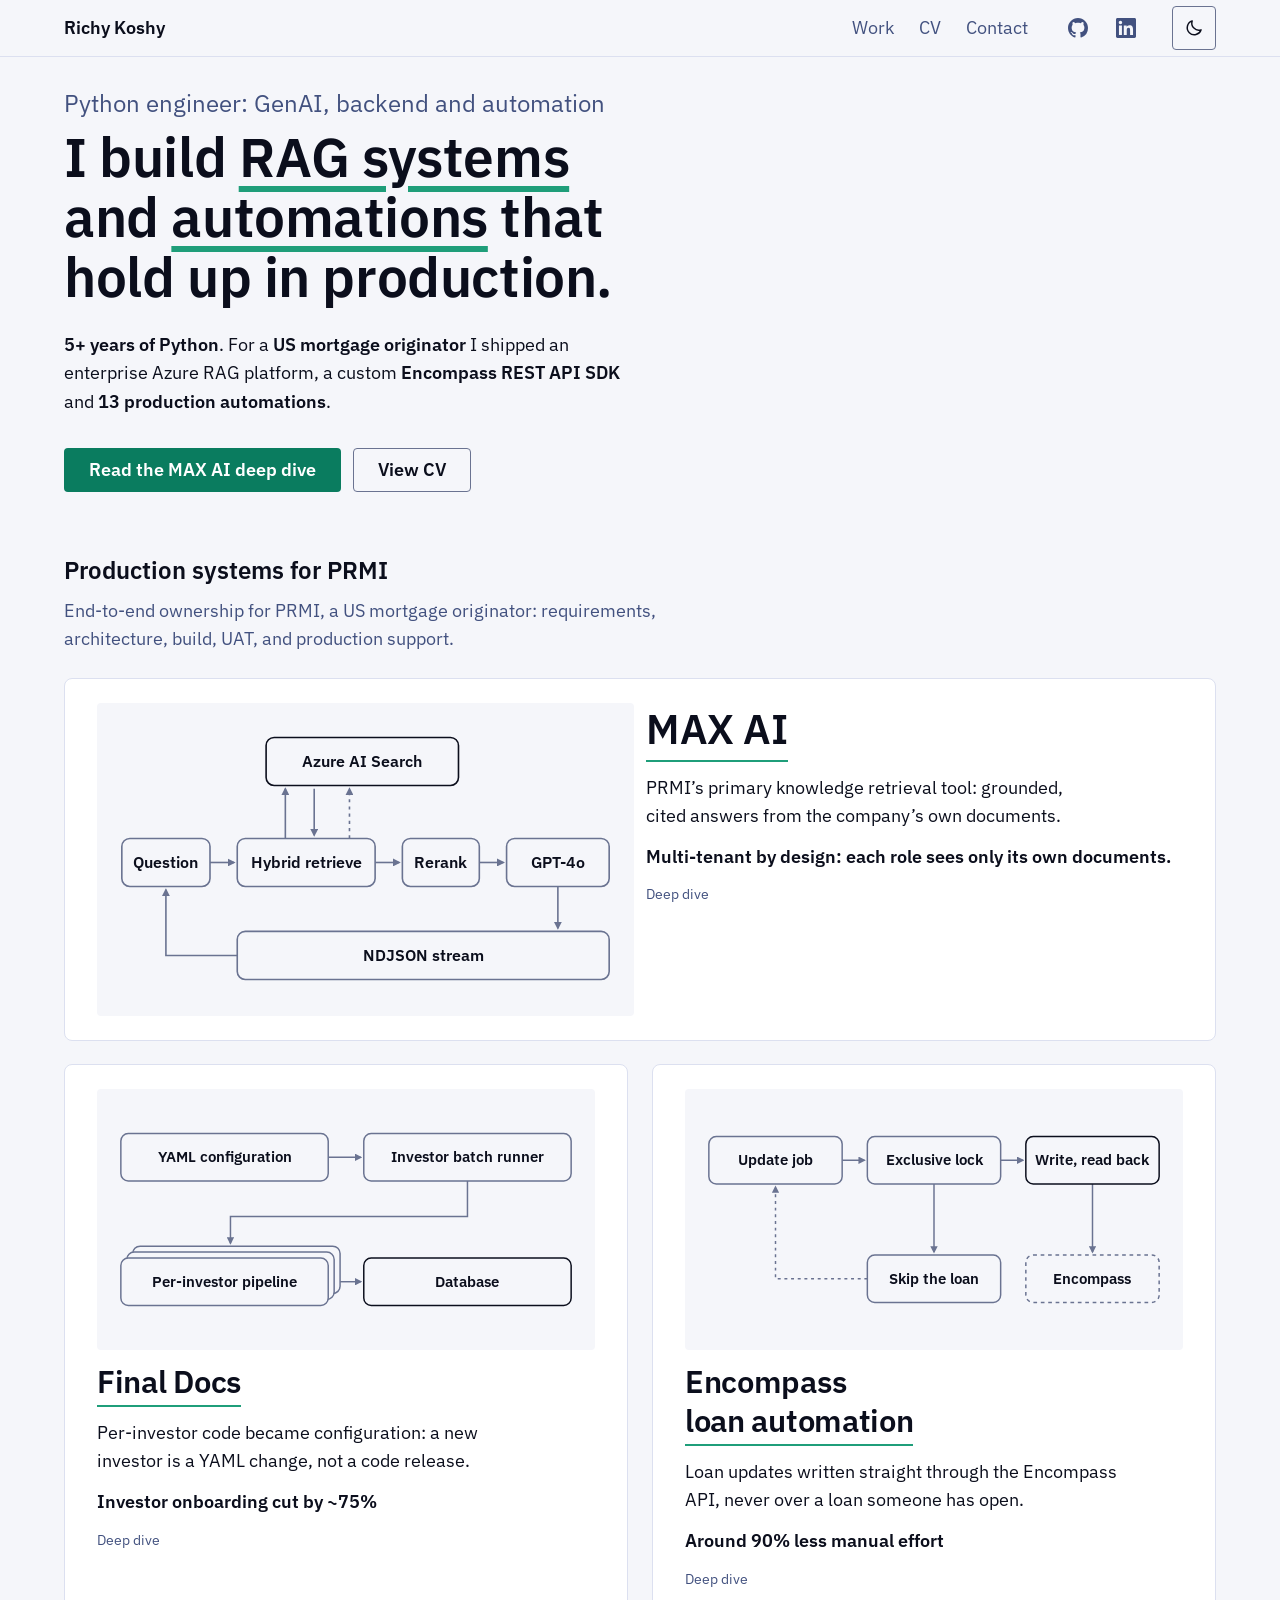
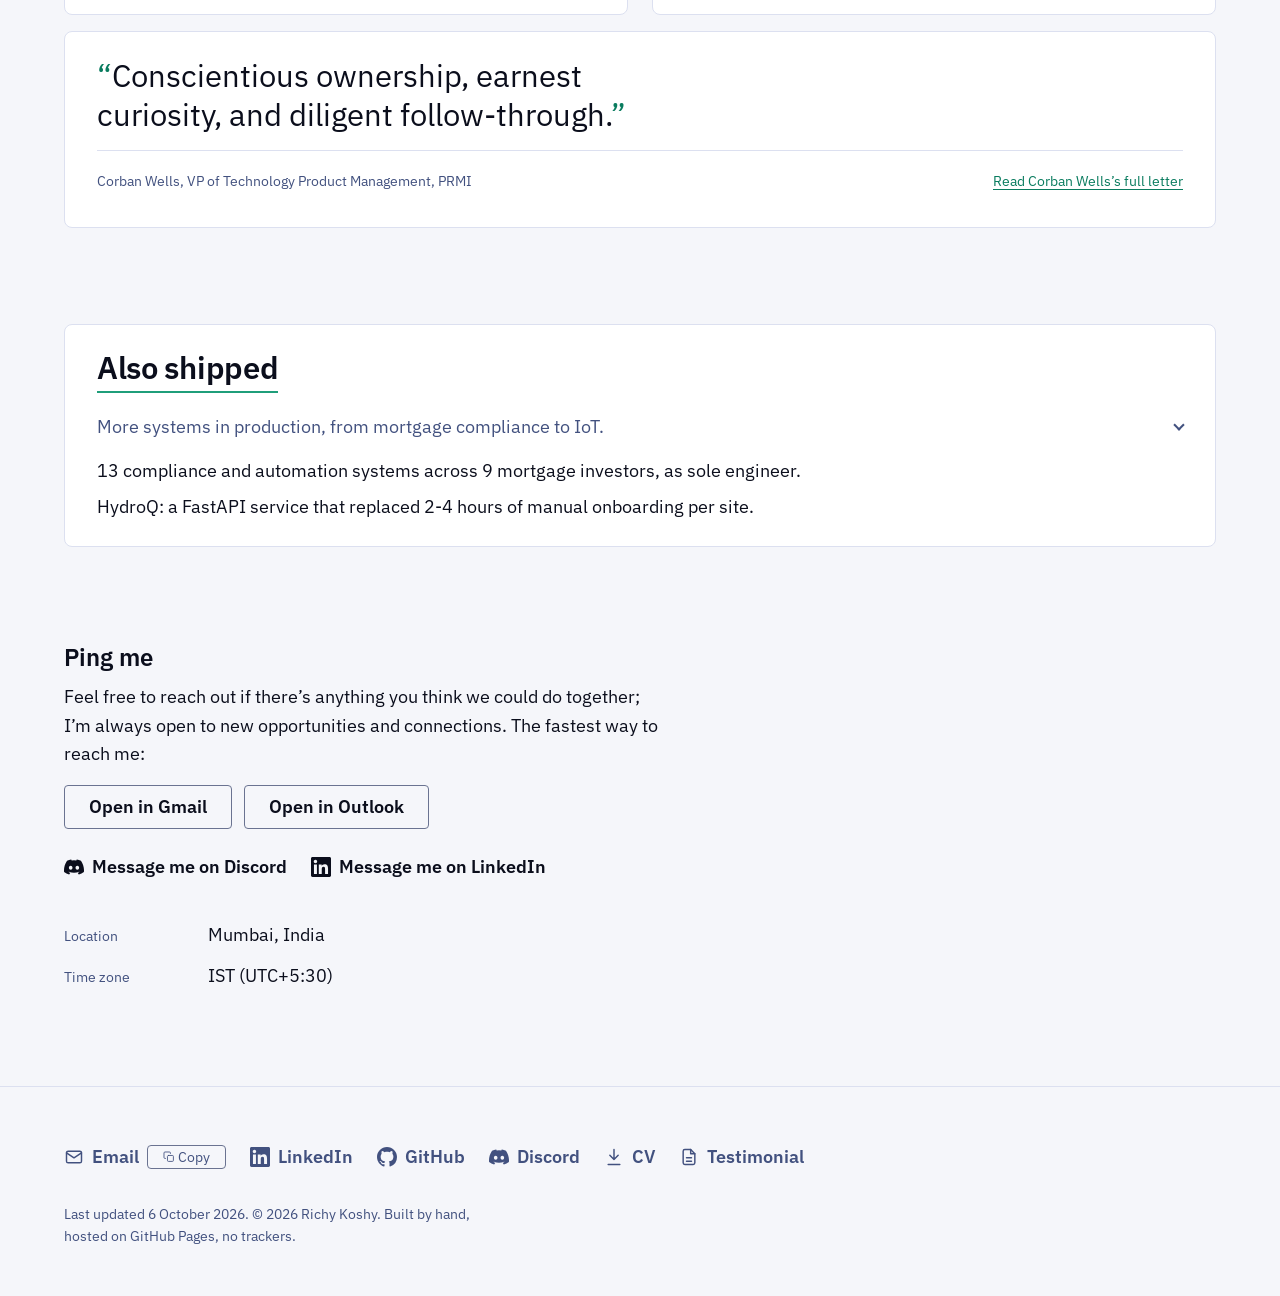
<file: index.html>
<!DOCTYPE html>
<html lang="en">
<head>
<meta charset="UTF-8">
<meta name="viewport" content="width=device-width, initial-scale=1">
<script>document.documentElement.classList.add("js");try{var t=localStorage.getItem("theme");if(t==="light"||t==="dark")document.documentElement.dataset.theme=t}catch(e){}/* Skip the title morph when the title is off-screen on either page, so it never flies in from outside the viewport. */(function(){function g(e){if(!e.viewTransition)return;document.querySelectorAll(".project__name,.case-study__name").forEach(function(n){n.style.viewTransitionName="";var r=n.getBoundingClientRect();if(r.bottom<0||r.top>innerHeight)n.style.viewTransitionName="none"})}addEventListener("pageswap",g);addEventListener("pagereveal",g)})()</script>
<title>Richy Koshy: Python and GenAI engineer, RAG and automation</title>
<meta name="description" content="Python and GenAI engineer with 5+ years of experience. For a US mortgage originator: an Azure RAG platform, an Encompass REST API SDK and 13 automations.">
<link rel="canonical" href="https://richie-rk.github.io/">
<meta property="og:type" content="website">
<meta property="og:site_name" content="Richy Koshy">
<meta property="og:title" content="Richy Koshy: Python and GenAI engineer, RAG and automation">
<meta property="og:description" content="Python and GenAI engineer with 5+ years of experience. For a US mortgage originator: an Azure RAG platform, an Encompass REST API SDK and 13 automations.">
<meta property="og:url" content="https://richie-rk.github.io/">
<meta property="og:image" content="https://richie-rk.github.io/images/og-home.png">
<meta property="og:image:width" content="1200">
<meta property="og:image:height" content="630">
<meta property="og:image:alt" content="Richy Koshy, Python engineer: GenAI, backend and automation. I build RAG systems and automations that hold up in production.">
<meta name="twitter:card" content="summary_large_image">
<script type="application/ld+json">
{
  "@context": "https://schema.org",
  "@type": "Person",
  "name": "Richy Koshy",
  "jobTitle": "Python engineer",
  "description": "Python engineer: GenAI, backend and automation",
  "email": "mailto:richycode.dev@gmail.com",
  "url": "https://richie-rk.github.io/",
  "address": {"@type": "PostalAddress", "addressLocality": "Mumbai", "addressCountry": "IN"},
  "alumniOf": {"@type": "CollegeOrUniversity", "name": "University of Mumbai"},
  "knowsAbout": ["Python", "FastAPI", "Retrieval-Augmented Generation", "Azure OpenAI", "Azure AI Search", "Durable Functions", "RPA", "REST API design"],
  "sameAs": ["https://github.com/richie-rk", "https://linkedin.com/in/richy-koshy", "https://discord.com/users/1087427486054371399"]
}
</script>
<meta name="color-scheme" content="light dark">
<meta name="theme-color" content="#F5F6FA" media="(prefers-color-scheme: light)">
<meta name="theme-color" content="#0B0E1C" media="(prefers-color-scheme: dark)">
<link rel="icon" href="favicon.svg" type="image/svg+xml">
<link rel="apple-touch-icon" href="apple-touch-icon.png">
<link rel="preload" href="fonts/plex-sans.woff2" as="font" type="font/woff2" crossorigin>
<link rel="stylesheet" href="css/site.css">
<link rel="expect" href="#encompass-name" blocking="render">
<script src="js/site.js" defer></script>
</head>
<body>
<a class="skip-link" href="#main">Skip to content</a>

<header class="site-header">
  <div class="container site-header__inner">
    <a class="site-header__brand" href="index.html" aria-current="page">Richy Koshy</a>
    <nav aria-label="Main">
      <ul class="site-nav__list">
        <li><a href="#work">Work</a></li>
        <li><a href="cv.html">CV</a></li>
        <li><a href="#contact">Contact</a></li>
      </ul>
    </nav>
    <ul class="site-header__social" role="list">
      <li><a href="https://github.com/richie-rk" target="_blank" rel="noopener"><svg class="icon" aria-hidden="true" focusable="false"><use href="images/icons.svg#i-github"/></svg><span class="visually-hidden">GitHub (opens in a new tab)</span></a></li>
      <li><a href="https://linkedin.com/in/richy-koshy" target="_blank" rel="noopener"><svg class="icon" aria-hidden="true" focusable="false"><use href="images/icons.svg#i-linkedin"/></svg><span class="visually-hidden">LinkedIn (opens in a new tab)</span></a></li>
    </ul>
    <button class="theme-toggle" type="button" aria-pressed="false">
      <svg class="theme-toggle__moon" viewBox="0 0 24 24" aria-hidden="true" focusable="false"><path d="M20.5 14.2A8.5 8.5 0 0 1 9.8 3.5a8.5 8.5 0 1 0 10.7 10.7Z"/></svg><svg class="theme-toggle__sun" viewBox="0 0 24 24" aria-hidden="true" focusable="false"><circle cx="12" cy="12" r="4"/><path d="M12 2v2M12 20v2M4.93 4.93l1.41 1.41M17.66 17.66l1.41 1.41M2 12h2M20 12h2M4.93 19.07l1.41-1.41M17.66 6.34l1.41-1.41"/></svg>
      <span class="visually-hidden">Dark theme</span>
    </button>
  </div>
</header>

<main id="main">

<section class="hero container" aria-labelledby="hero-title">
  <h1 id="hero-title" class="hero__title">
    <span class="hero__name">Richy Koshy<span class="hero__name-sep">, </span></span><span class="hero__role">Python engineer: GenAI, backend and automation<span class="hero__stop">.</span></span>
    <span class="hero__claim">I build <span class="hero__keyword">RAG systems</span> and <span class="hero__keyword">automations</span> that hold up in production.</span>
  </h1>
  <p class="hero__proof"><strong>5+ years of Python</strong>. For a <strong>US mortgage originator</strong> I shipped an enterprise Azure RAG platform, a custom <strong>Encompass REST API SDK</strong> and <strong>13 production automations</strong>.</p>
  <div class="button-row">
    <a class="button button--primary" href="max-ai.html"><span class="button__label">Read the MAX AI deep dive</span></a>
    <a class="button button--secondary" href="cv.html"><span class="button__label">View CV</span></a>
  </div>
</section>

<section id="work" class="section container" aria-labelledby="work-title">
  <h2 id="work-title" class="section__label">Production systems for PRMI</h2>
  <p class="section__lede">End-to-end ownership for PRMI, a US mortgage originator: requirements, architecture, build, UAT, and production support.</p>

  <div class="doors">
    <article class="card door door--featured" aria-labelledby="max-ai-name">
      <div class="door__layout">
        <div class="door__thumb" aria-hidden="true">
          <svg viewBox="0 0 640 360" focusable="false">
            <defs><marker id="arr-max-ai-thumb" viewBox="0 0 10 10" refX="8" refY="5" markerWidth="5" markerHeight="5" orient="auto-start-reverse"><path d="M0,0 L10,5 L0,10 z" class="diagram__arrow"/></marker></defs>
            <path d="M126 184 H156" stroke-width="2" marker-end="url(#arr-max-ai-thumb)" class="diagram__edge"/>
            <path d="M220 154 V92" stroke-width="2" marker-end="url(#arr-max-ai-thumb)" class="diagram__edge"/>
            <path d="M256 92 V150" stroke-width="2" marker-end="url(#arr-max-ai-thumb)" class="diagram__edge"/>
            <path d="M300 154 V92" stroke-width="2" marker-end="url(#arr-max-ai-thumb)" class="diagram__edge diagram__edge--dashed"/>
            <path d="M332 184 H362" stroke-width="2" marker-end="url(#arr-max-ai-thumb)" class="diagram__edge"/>
            <path d="M462 184 H492" stroke-width="2" marker-end="url(#arr-max-ai-thumb)" class="diagram__edge"/>
            <path d="M560 214 V266" stroke-width="2" marker-end="url(#arr-max-ai-thumb)" class="diagram__edge"/>
            <path d="M160 300 H71 V218" stroke-width="2" marker-end="url(#arr-max-ai-thumb)" class="diagram__edge"/>
            <rect x="196" y="28" width="240" height="60" rx="10" stroke-width="2" class="diagram__node diagram__node--key"/>
            <rect x="16" y="154" width="110" height="60" rx="10" stroke-width="2" class="diagram__node"/>
            <rect x="160" y="154" width="172" height="60" rx="10" stroke-width="2" class="diagram__node"/>
            <rect x="366" y="154" width="96" height="60" rx="10" stroke-width="2" class="diagram__node"/>
            <rect x="496" y="154" width="128" height="60" rx="10" stroke-width="2" class="diagram__node"/>
            <rect x="160" y="270" width="464" height="60" rx="10" stroke-width="2" class="diagram__node"/>
            <text x="316" y="65" font-size="20" text-anchor="middle" class="diagram__title">Azure AI Search</text>
            <text x="71" y="191" font-size="20" text-anchor="middle" class="diagram__title">Question</text>
            <text x="246" y="191" font-size="20" text-anchor="middle" class="diagram__title">Hybrid retrieve</text>
            <text x="414" y="191" font-size="20" text-anchor="middle" class="diagram__title">Rerank</text>
            <text x="560" y="191" font-size="20" text-anchor="middle" class="diagram__title">GPT-4o</text>
            <text x="392" y="307" font-size="20" text-anchor="middle" class="diagram__title">NDJSON stream</text>
          </svg>
        </div>
        <h3 class="project__title"><a class="card__link" href="max-ai.html"><span id="max-ai-name" class="project__name project__name--max-ai">MAX AI</span><span class="visually-hidden">: read the deep dive</span></a></h3>
        <p class="project__outcome">PRMI’s primary knowledge retrieval tool: grounded, cited answers from the company’s own documents.</p>
        <p class="proof">Multi-tenant by design: each role sees only its own documents.</p>
        <p class="door__cue" aria-hidden="true">Deep dive</p>
      </div>
    </article>

    <article class="card door" aria-labelledby="final-docs-name">
      <div class="door__layout">
        <div class="door__thumb" aria-hidden="true">
          <svg viewBox="0 0 640 320" focusable="false">
            <defs><marker id="arr-final-docs-thumb" viewBox="0 0 10 10" refX="8" refY="5" markerWidth="5" markerHeight="5" orient="auto-start-reverse"><path d="M0,0 L10,5 L0,10 z" class="diagram__arrow"/></marker></defs>
            <path d="M296 76 H340" stroke-width="2" marker-end="url(#arr-final-docs-thumb)" class="diagram__edge"/>
            <path d="M484 108 V156 H164 V192" stroke-width="2" marker-end="url(#arr-final-docs-thumb)" class="diagram__edge"/>
            <path d="M312 244 H340" stroke-width="2" marker-end="url(#arr-final-docs-thumb)" class="diagram__edge"/>
            <rect x="16" y="44" width="280" height="64" rx="10" stroke-width="2" class="diagram__node"/>
            <rect x="344" y="44" width="280" height="64" rx="10" stroke-width="2" class="diagram__node"/>
            <rect x="32" y="196" width="280" height="64" rx="10" stroke-width="2" class="diagram__node"/>
            <rect x="24" y="204" width="280" height="64" rx="10" stroke-width="2" class="diagram__node"/>
            <rect x="16" y="212" width="280" height="64" rx="10" stroke-width="2" class="diagram__node"/>
            <rect x="344" y="212" width="280" height="64" rx="10" stroke-width="2" class="diagram__node diagram__node--key"/>
            <text x="156" y="83" font-size="20" text-anchor="middle" class="diagram__title">YAML configuration</text>
            <text x="484" y="83" font-size="20" text-anchor="middle" class="diagram__title">Investor batch runner</text>
            <text x="156" y="251" font-size="20" text-anchor="middle" class="diagram__title">Per-investor pipeline</text>
            <text x="484" y="251" font-size="20" text-anchor="middle" class="diagram__title">Database</text>
          </svg>
        </div>
        <h3 class="project__title"><a class="card__link" href="final-docs.html"><span id="final-docs-name" class="project__name project__name--final-docs">Final Docs</span><span class="visually-hidden">: read the deep dive</span></a></h3>
        <p class="project__outcome">Per-investor code became configuration: a new investor is a YAML change, not a code release.</p>
        <p class="proof">Investor onboarding cut by ~75%</p>
        <p class="door__cue" aria-hidden="true">Deep dive</p>
      </div>
    </article>

    <article class="card door" aria-labelledby="encompass-name">
      <div class="door__layout">
        <div class="door__thumb" aria-hidden="true">
          <svg viewBox="0 0 640 320" focusable="false">
            <defs><marker id="arr-encompass-thumb" viewBox="0 0 10 10" refX="8" refY="5" markerWidth="5" markerHeight="5" orient="auto-start-reverse"><path d="M0,0 L10,5 L0,10 z" class="diagram__arrow"/></marker></defs>
            <path d="M196 80 H226" stroke-width="2" marker-end="url(#arr-encompass-thumb)" class="diagram__edge"/>
            <path d="M410 80 H440" stroke-width="2" marker-end="url(#arr-encompass-thumb)" class="diagram__edge"/>
            <path d="M320 112 V204" stroke-width="2" marker-end="url(#arr-encompass-thumb)" class="diagram__edge"/>
            <path d="M534 112 V204" stroke-width="2" marker-end="url(#arr-encompass-thumb)" class="diagram__edge"/>
            <path d="M230 240 H106 V116" stroke-width="2" marker-end="url(#arr-encompass-thumb)" class="diagram__edge diagram__edge--dashed"/>
            <rect x="16" y="48" width="180" height="64" rx="10" stroke-width="2" class="diagram__node"/>
            <rect x="230" y="48" width="180" height="64" rx="10" stroke-width="2" class="diagram__node"/>
            <rect x="444" y="48" width="180" height="64" rx="10" stroke-width="2" class="diagram__node diagram__node--key"/>
            <rect x="230" y="208" width="180" height="64" rx="10" stroke-width="2" class="diagram__node"/>
            <rect x="444" y="208" width="180" height="64" rx="10" stroke-width="2" class="diagram__node diagram__node--external"/>
            <text x="106" y="87" font-size="20" text-anchor="middle" class="diagram__title">Update job</text>
            <text x="320" y="87" font-size="20" text-anchor="middle" class="diagram__title">Exclusive lock</text>
            <text x="534" y="87" font-size="20" text-anchor="middle" class="diagram__title">Write, read back</text>
            <text x="320" y="247" font-size="20" text-anchor="middle" class="diagram__title">Skip the loan</text>
            <text x="534" y="247" font-size="20" text-anchor="middle" class="diagram__title">Encompass</text>
          </svg>
        </div>
        <h3 class="project__title"><a class="card__link" href="encompass-automation.html"><span id="encompass-name" class="project__name project__name--encompass">Encompass <br>loan automation</span><span class="visually-hidden">: read the deep dive</span></a></h3>
        <p class="project__outcome">Loan updates written straight through the Encompass API, never over a loan someone has open.</p>
        <p class="proof">Around 90% less manual effort</p>
        <p class="door__cue" aria-hidden="true">Deep dive</p>
      </div>
    </article>
  </div>

  <figure class="quote card" id="letter">
    <blockquote><p><span class="quote__mark">“</span>Conscientious ownership, earnest curiosity, and diligent follow-through.<span class="quote__mark">”</span></p></blockquote>
    <figcaption>Corban Wells, VP of Technology Product Management, PRMI<br><a class="quote__link" href="letter.html">Read Corban Wells’s full letter</a></figcaption>
  </figure>
</section>

<section id="also-shipped" class="section container" aria-labelledby="also-shipped-title">
  <div class="also card">
    <h2 id="also-shipped-title" class="project__title"><span class="project__name">Also shipped</span></h2>
    <details class="also__fold">
      <summary class="also__summary">More systems in production, from mortgage compliance to IoT.</summary>
      <div class="ledger">
        <article aria-labelledby="automations-title">
          <header class="ledger__head">
            <h3 id="automations-title" class="ledger__title ledger__title--lead">13 production automations</h3>
          </header>
          <div class="ledger__body">
            <p>Compliance and investor operations for PRMI across 9 investors: ECOA adverse action, TRID, HMDA, MERS sync, final documents, HFA exceptions, Blend credit management, warehouse collateral and suspense resolution.</p>
            <p>Three use OCR to read credit data from PDF reports.</p>
            <p class="proof">Every run records its input and each field’s value before and after the change, and reports mask loan numbers.</p>
            <dl class="spec">
              <div><dt>Role</dt><dd>Sole engineer, from requirements through UAT and documentation</dd></div>
              <div class="spec__stack"><dt>Stack</dt><dd>Python, Power Automate, SQL Server, Tesseract, Azure Document Intelligence</dd></div>
            </dl>
          </div>
        </article>

        <article aria-labelledby="hydroq-title">
          <header class="ledger__head">
            <h3 id="hydroq-title" class="ledger__title">HydroQ API</h3>
            <p class="ledger__meta">Antz AI, for client TechSpan Engineering (IoT remote monitoring)</p>
          </header>
          <div class="ledger__body">
            <p>REST API for a multi-tenant remote water-quality monitoring platform. Replaced <span class="nowrap">2-4 hours</span> of manual onboarding setup per site with API-driven workflows.</p>
            <dl class="spec">
              <div><dt>Role</dt><dd>Designed the FastAPI interface for the database CRUD operations</dd></div>
              <div class="spec__stack"><dt>Stack</dt><dd>FastAPI, SQLAlchemy, Pydantic, PostgreSQL, MSSQL, pytest</dd></div>
            </dl>
          </div>
        </article>

        <p class="ledger__note"><a href="https://github.com/richie-rk/rag-app-azure" target="_blank" rel="noopener noreferrer">rag-app-azure<span class="visually-hidden"> (opens in a new tab)</span></a>, my open-source full-stack RAG app on Azure.</p>
      </div>
    </details>
    <ul class="also__highlights" role="list">
      <li>13 compliance and automation systems across 9 mortgage investors, as sole engineer.</li>
      <li>HydroQ: a FastAPI service that replaced <span class="nowrap">2-4 hours</span> of manual onboarding per site.</li>
    </ul>
  </div>
</section>

<section id="contact" class="section container contact" aria-labelledby="contact-title">
  <h2 id="contact-title" class="section__label">Ping me</h2>
  <p class="section__lede">Feel free to reach out if there’s anything you think we could do together; I’m always open to new opportunities and connections. The fastest way to reach me:</p>
  <div class="email-options">
    <div class="button-row email-options__app"><a class="button button--primary" href="mailto:richycode.dev@gmail.com"><span class="button__label">Email me</span></a></div>
    <div class="button-row email-options__web"><a class="button button--secondary" href="https://mail.google.com/mail/?view=cm&amp;fs=1&amp;to=richycode.dev%40gmail.com" target="_blank" rel="noopener"><span class="button__label">Open in Gmail</span><span class="visually-hidden"> (opens in a new tab)</span></a><a class="button button--secondary" href="https://outlook.live.com/mail/0/deeplink/compose?to=richycode.dev%40gmail.com" target="_blank" rel="noopener"><span class="button__label">Open in Outlook</span><span class="visually-hidden"> (opens in a new tab)</span></a></div>
  </div>
  <ul class="inline-links contact__links" role="list">
    <li><a class="contact-link" href="https://discord.com/users/1087427486054371399" target="_blank" rel="noopener noreferrer"><svg class="icon" aria-hidden="true" focusable="false"><use href="images/icons.svg#i-discord"/></svg><span class="contact-link__label">Message me on Discord</span><span class="visually-hidden"> (opens in a new tab)</span></a></li>
    <li><a class="contact-link" href="https://linkedin.com/in/richy-koshy" target="_blank" rel="noopener noreferrer"><svg class="icon" aria-hidden="true" focusable="false"><use href="images/icons.svg#i-linkedin"/></svg><span class="contact-link__label">Message me on LinkedIn</span><span class="visually-hidden"> (opens in a new tab)</span></a></li>
  </ul>
  <dl class="spec">
    <div><dt>Location</dt><dd>Mumbai, India</dd></div>
    <div><dt>Time zone</dt><dd>IST (UTC+5:30)</dd></div>
  </dl>
</section>

</main>

<footer class="site-footer">
  <div class="container site-footer__inner">
    <ul class="site-footer__links" role="list">
      <li><a class="contact-link contact-link--muted email-copy" href="mailto:richycode.dev@gmail.com" data-copy="richycode.dev@gmail.com"><svg class="icon" aria-hidden="true" focusable="false"><use href="images/icons.svg#i-mail"/></svg><span class="contact-link__label">Email</span><span class="email-copy__action" aria-hidden="true"><svg class="copy-icon" aria-hidden="true" focusable="false"><use href="images/icons.svg#i-copy"/></svg><svg class="copy-icon copy-icon--done" aria-hidden="true" focusable="false"><use href="images/icons.svg#i-check"/></svg><span class="copy-label">Copy</span></span></a></li>
      <li><a class="contact-link contact-link--muted" href="https://linkedin.com/in/richy-koshy" target="_blank" rel="noopener noreferrer"><svg class="icon" aria-hidden="true" focusable="false"><use href="images/icons.svg#i-linkedin"/></svg><span class="contact-link__label">LinkedIn</span><span class="visually-hidden"> (opens in a new tab)</span></a></li>
      <li><a class="contact-link contact-link--muted" href="https://github.com/richie-rk" target="_blank" rel="noopener noreferrer"><svg class="icon" aria-hidden="true" focusable="false"><use href="images/icons.svg#i-github"/></svg><span class="contact-link__label">GitHub</span><span class="visually-hidden"> (opens in a new tab)</span></a></li>
      <li><a class="contact-link contact-link--muted" href="https://discord.com/users/1087427486054371399" target="_blank" rel="noopener noreferrer"><svg class="icon" aria-hidden="true" focusable="false"><use href="images/icons.svg#i-discord"/></svg><span class="contact-link__label">Discord</span><span class="visually-hidden"> (opens in a new tab)</span></a></li>
      <li><a class="contact-link contact-link--muted" href="Richy_Koshy_CV.pdf" download><svg class="icon" aria-hidden="true" focusable="false"><use href="images/icons.svg#i-download"/></svg><span class="contact-link__label">CV</span><span class="visually-hidden"> (PDF)</span></a></li>
      <li><a class="contact-link contact-link--muted" href="letter.html"><svg class="icon" aria-hidden="true" focusable="false"><use href="images/icons.svg#i-letter"/></svg><span class="contact-link__label">Testimonial</span></a></li>
    </ul>
    <p class="site-footer__meta">Last updated 6 October 2026. &copy; 2026 Richy Koshy. Built by hand, hosted on GitHub Pages, no trackers.</p>
  </div>
</footer>
</body>
</html>
</file>
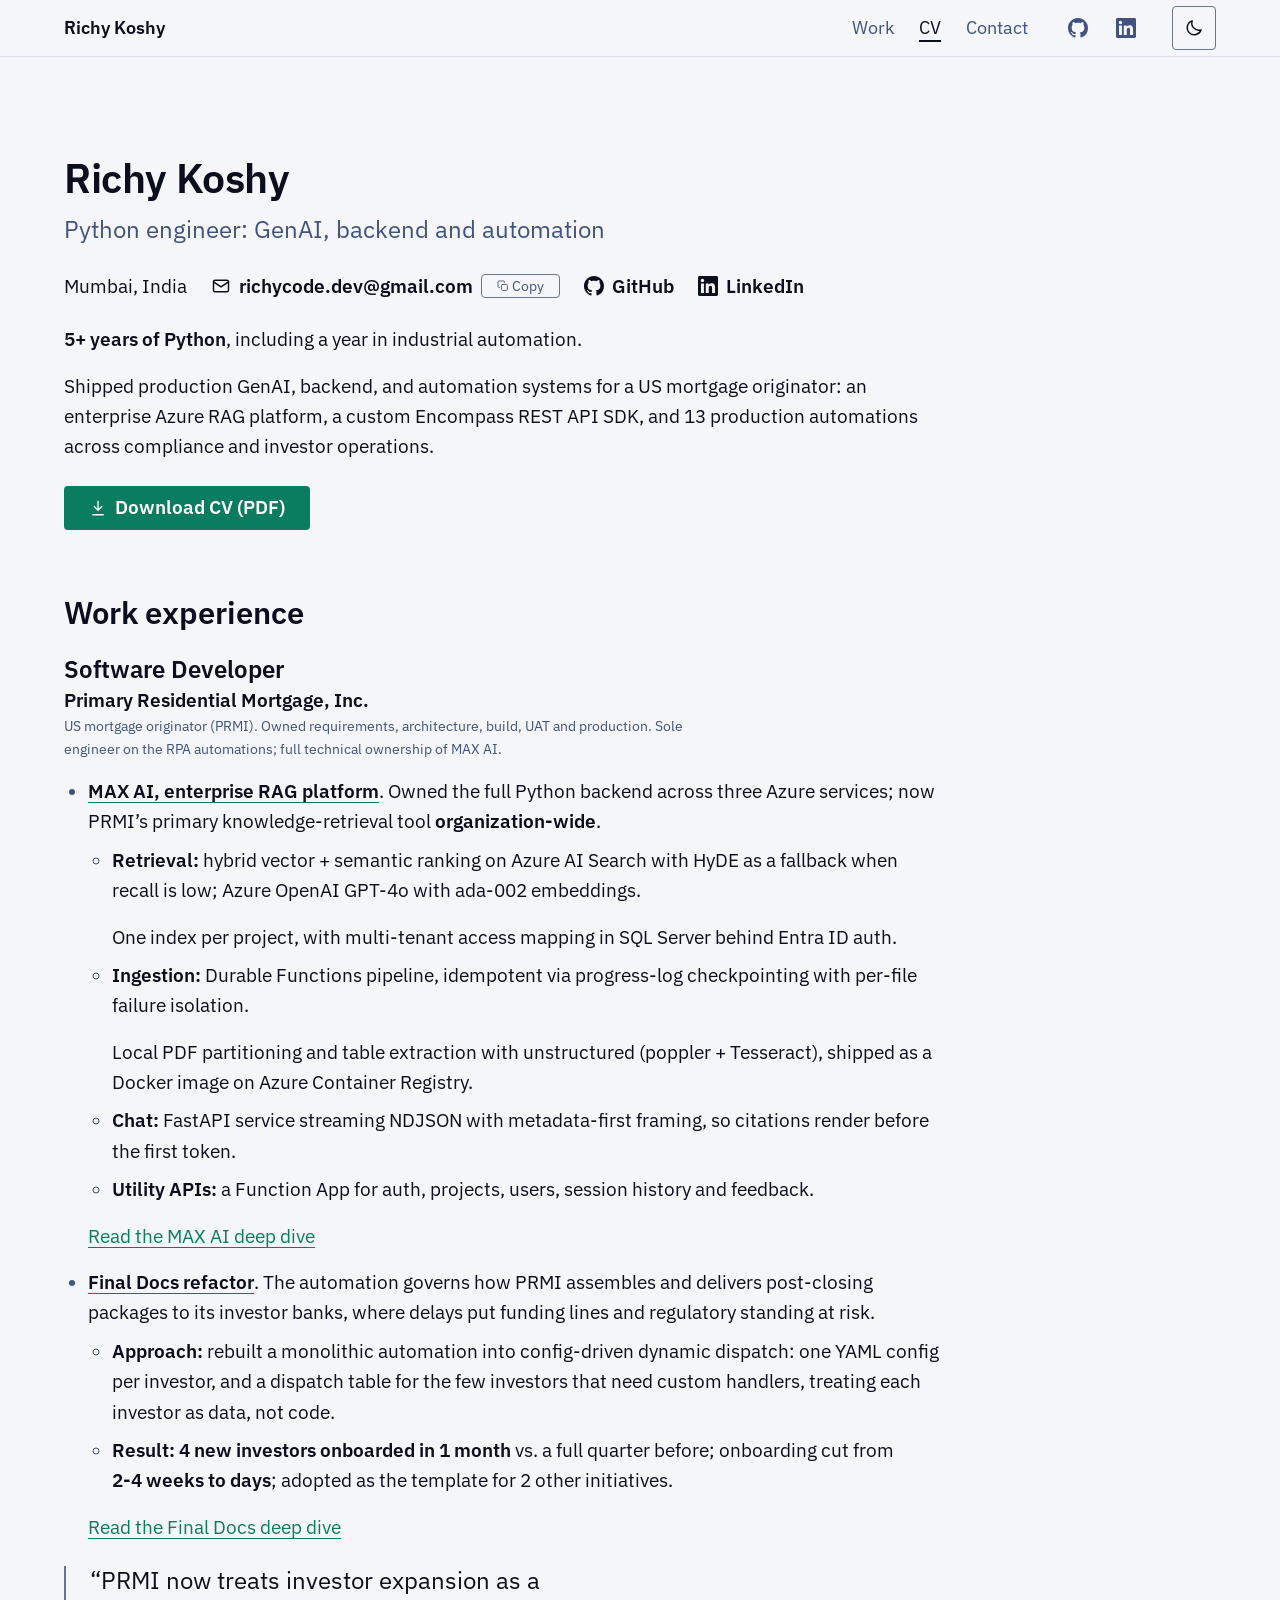
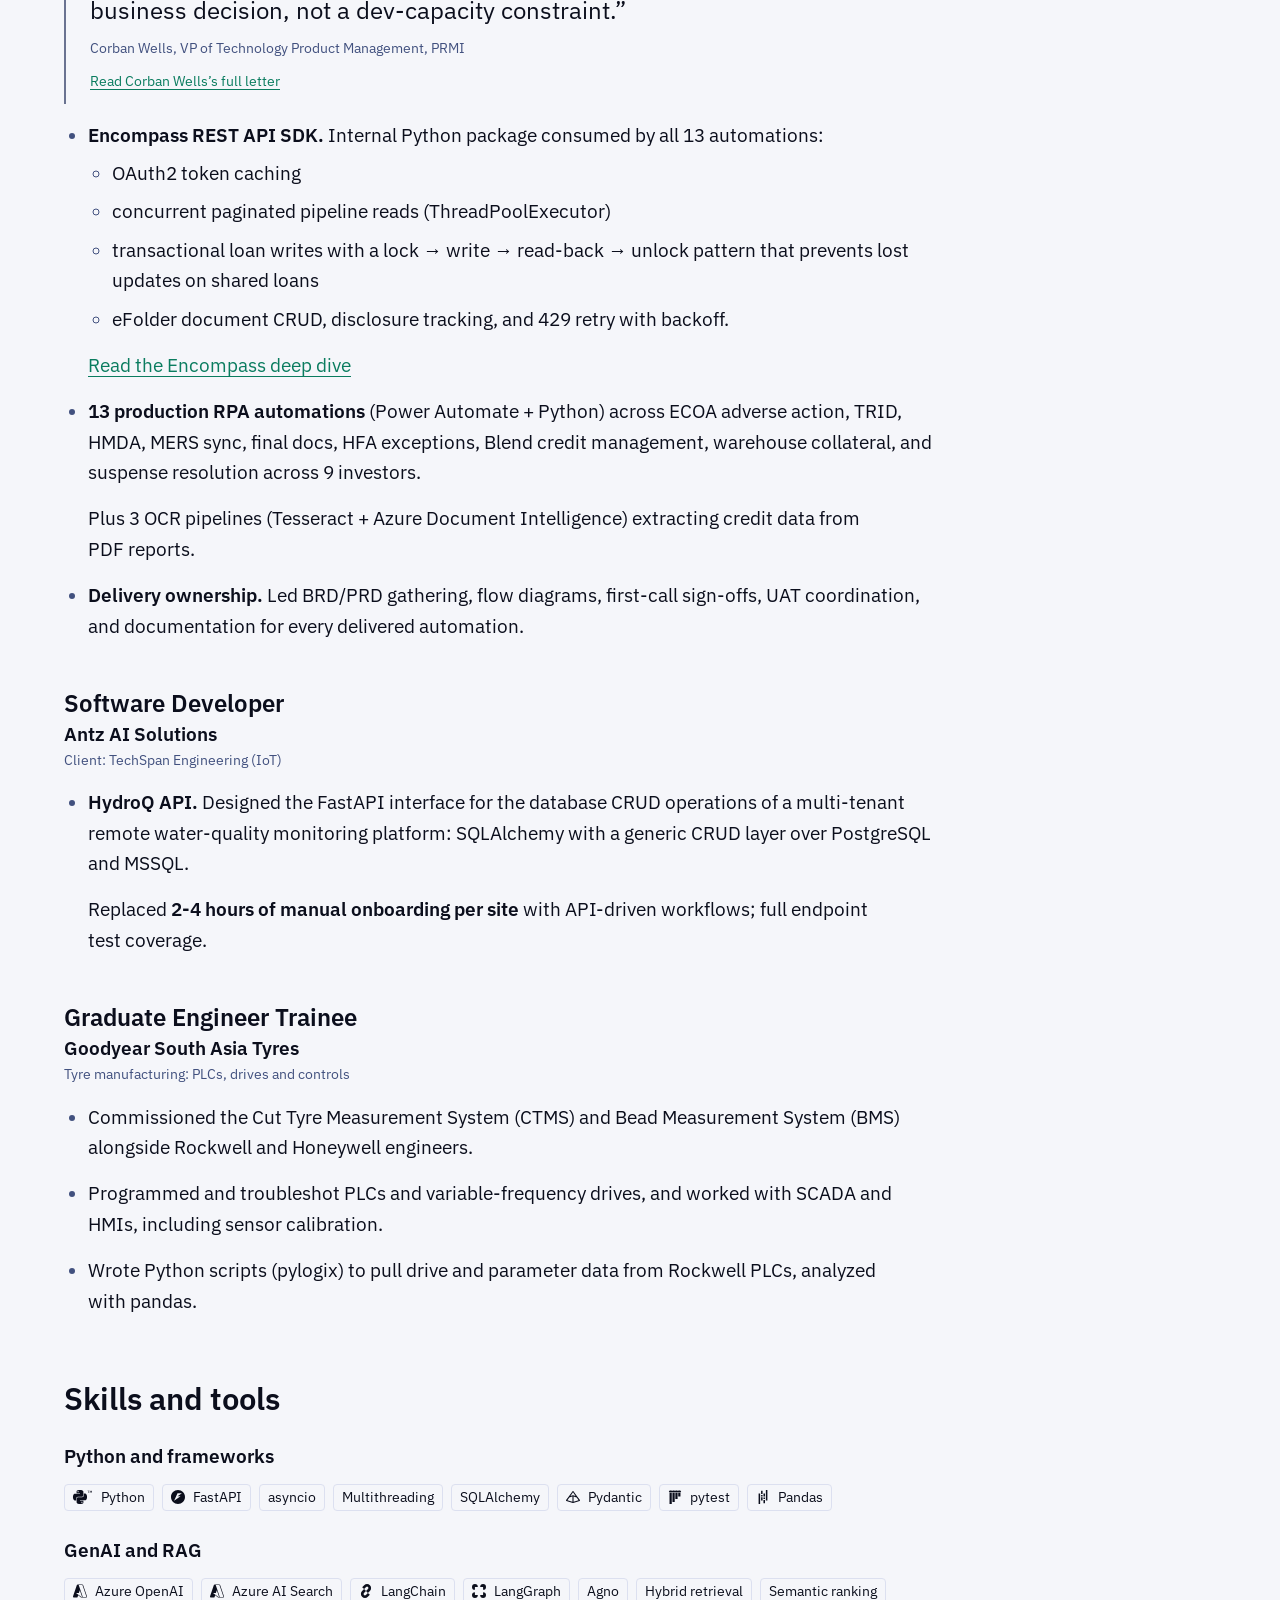
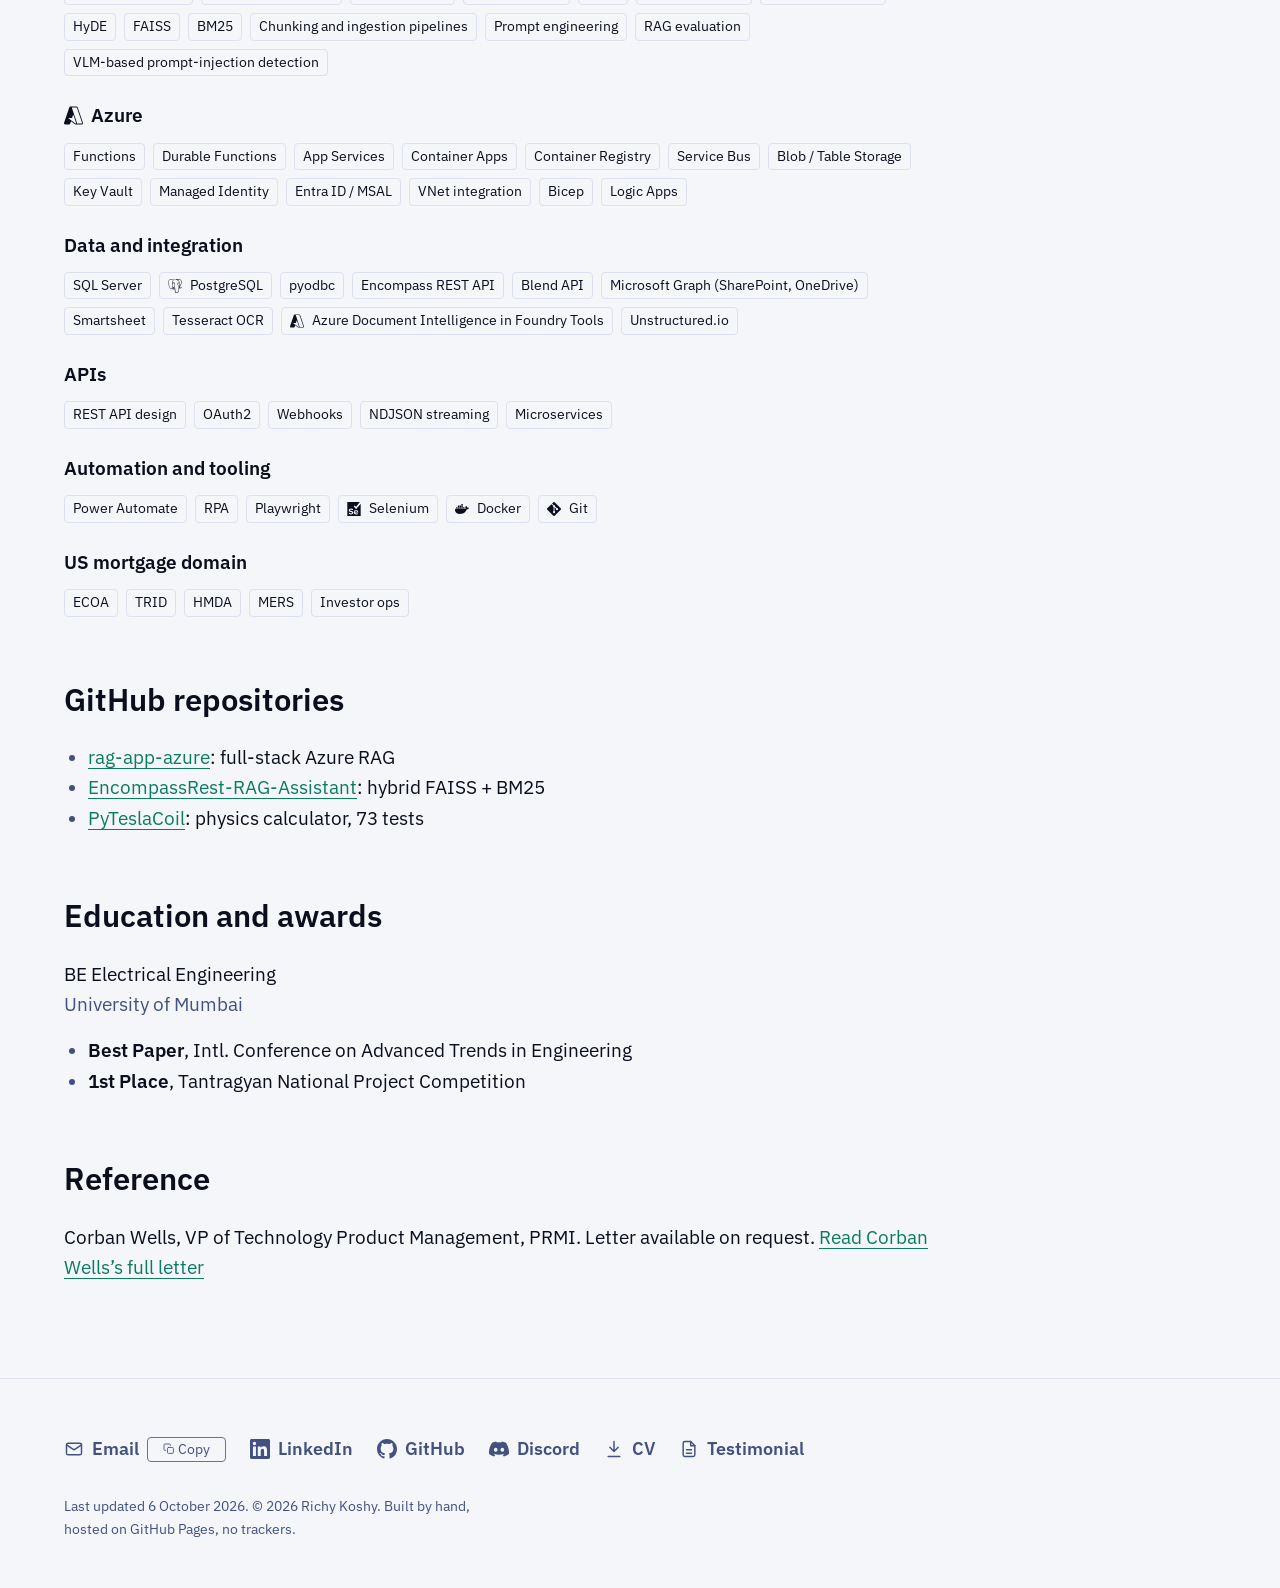
<file: cv.html>
<!DOCTYPE html>
<html lang="en">
<head>
<meta charset="UTF-8">
<meta name="viewport" content="width=device-width, initial-scale=1">
<script>document.documentElement.classList.add("js");try{var t=localStorage.getItem("theme");if(t==="light"||t==="dark")document.documentElement.dataset.theme=t}catch(e){}/* Skip the title morph when the title is off-screen on either page, so it never flies in from outside the viewport. */(function(){function g(e){if(!e.viewTransition)return;document.querySelectorAll(".project__name,.case-study__name").forEach(function(n){n.style.viewTransitionName="";var r=n.getBoundingClientRect();if(r.bottom<0||r.top>innerHeight)n.style.viewTransitionName="none"})}addEventListener("pageswap",g);addEventListener("pagereveal",g)})()</script>
<title>Richy Koshy CV: Python engineer for GenAI and automation</title>
<meta name="description" content="CV of Richy Koshy, Python engineer with 5+ years of experience: GenAI, backend and automation for a US mortgage originator, from Azure RAG to 13 automations.">
<link rel="canonical" href="https://richie-rk.github.io/cv.html">
<meta property="og:type" content="profile">
<meta property="og:site_name" content="Richy Koshy">
<meta property="og:title" content="Richy Koshy CV: Python engineer for GenAI and automation">
<meta property="og:description" content="CV of Richy Koshy, Python engineer with 5+ years of experience: GenAI, backend and automation for a US mortgage originator, from Azure RAG to 13 automations.">
<meta property="og:url" content="https://richie-rk.github.io/cv.html">
<meta property="og:image" content="https://richie-rk.github.io/images/og-home.png">
<meta property="og:image:width" content="1200">
<meta property="og:image:height" content="630">
<meta property="og:image:alt" content="Richy Koshy, Python engineer: GenAI, backend and automation.">
<meta name="twitter:card" content="summary_large_image">
<meta name="color-scheme" content="light dark">
<meta name="theme-color" content="#F5F6FA" media="(prefers-color-scheme: light)">
<meta name="theme-color" content="#0B0E1C" media="(prefers-color-scheme: dark)">
<link rel="icon" href="favicon.svg" type="image/svg+xml">
<link rel="apple-touch-icon" href="apple-touch-icon.png">
<link rel="preload" href="fonts/plex-sans.woff2" as="font" type="font/woff2" crossorigin>
<link rel="stylesheet" href="css/site.css">
<script src="js/site.js" defer></script>
</head>
<body>
<a class="skip-link" href="#main">Skip to content</a>

<header class="site-header">
  <div class="container site-header__inner">
    <a class="site-header__brand" href="index.html">Richy Koshy</a>
    <nav aria-label="Main">
      <ul class="site-nav__list">
        <li><a href="index.html#work">Work</a></li>
        <li><a href="cv.html" aria-current="page">CV</a></li>
        <li><a href="index.html#contact">Contact</a></li>
      </ul>
    </nav>
    <ul class="site-header__social" role="list">
      <li><a href="https://github.com/richie-rk" target="_blank" rel="noopener"><svg class="icon" aria-hidden="true" focusable="false"><use href="images/icons.svg#i-github"/></svg><span class="visually-hidden">GitHub (opens in a new tab)</span></a></li>
      <li><a href="https://linkedin.com/in/richy-koshy" target="_blank" rel="noopener"><svg class="icon" aria-hidden="true" focusable="false"><use href="images/icons.svg#i-linkedin"/></svg><span class="visually-hidden">LinkedIn (opens in a new tab)</span></a></li>
    </ul>
    <button class="theme-toggle" type="button" aria-pressed="false">
      <svg class="theme-toggle__moon" viewBox="0 0 24 24" aria-hidden="true" focusable="false"><path d="M20.5 14.2A8.5 8.5 0 0 1 9.8 3.5a8.5 8.5 0 1 0 10.7 10.7Z"/></svg><svg class="theme-toggle__sun" viewBox="0 0 24 24" aria-hidden="true" focusable="false"><circle cx="12" cy="12" r="4"/><path d="M12 2v2M12 20v2M4.93 4.93l1.41 1.41M17.66 17.66l1.41 1.41M2 12h2M20 12h2M4.93 19.07l1.41-1.41M17.66 6.34l1.41-1.41"/></svg>
      <span class="visually-hidden">Dark theme</span>
    </button>
  </div>
</header>

<main id="main" class="container section cv">

<header class="cv__head">
  <h1>Richy Koshy</h1>
  <p class="cv__tagline">Python engineer: GenAI, backend and automation</p>
  <ul class="inline-links cv__contact" role="list">
    <li>Mumbai, India</li>
    <li><a class="contact-link email-copy" href="mailto:richycode.dev@gmail.com" data-copy="richycode.dev@gmail.com"><svg class="icon" aria-hidden="true" focusable="false"><use href="images/icons.svg#i-mail"/></svg><span class="contact-link__label">richycode.dev@gmail.com</span><span class="email-copy__action" aria-hidden="true"><svg class="copy-icon" aria-hidden="true" focusable="false"><use href="images/icons.svg#i-copy"/></svg><svg class="copy-icon copy-icon--done" aria-hidden="true" focusable="false"><use href="images/icons.svg#i-check"/></svg><span class="copy-label">Copy</span></span></a></li>
    <li><a class="contact-link" href="https://github.com/richie-rk" data-print-url="github.com/richie-rk" target="_blank" rel="noopener noreferrer"><svg class="icon" aria-hidden="true" focusable="false"><use href="images/icons.svg#i-github"/></svg><span class="contact-link__label">GitHub</span><span class="visually-hidden"> (opens in a new tab)</span></a></li>
    <li><a class="contact-link" href="https://linkedin.com/in/richy-koshy" data-print-url="linkedin.com/in/richy-koshy" target="_blank" rel="noopener noreferrer"><svg class="icon" aria-hidden="true" focusable="false"><use href="images/icons.svg#i-linkedin"/></svg><span class="contact-link__label">LinkedIn</span><span class="visually-hidden"> (opens in a new tab)</span></a></li>
  </ul>
  <div class="cv__summary flow print-join">
    <p><b>5+ years of Python</b>, including a year in industrial automation.</p>
    <p>Shipped production GenAI, backend, and automation systems for a US mortgage originator: an enterprise Azure RAG platform, a custom Encompass REST API SDK, and 13 production automations across compliance and investor operations.</p>
  </div>
  <a class="button button--primary" href="Richy_Koshy_CV.pdf" download><svg class="icon" aria-hidden="true" focusable="false"><use href="images/icons.svg#i-download"/></svg><span class="button__label">Download CV (PDF)</span></a>
</header>

<section class="cv__section" aria-labelledby="experience-title">
  <h2 id="experience-title">Work experience</h2>

  <article class="cv-role">
    <header class="cv-role__head">
      <h3>Software Developer</h3>
      <p class="cv-role__org">Primary Residential Mortgage, Inc.</p>
      <p class="cv-role__meta">US mortgage originator (PRMI). Owned requirements, architecture, build, UAT and production. Sole engineer on the RPA automations; full technical ownership of MAX AI.</p>
    </header>
    <ul>
      <li class="flow">
        <p><a href="max-ai.html" data-no-print-url><b>MAX AI, enterprise RAG platform</b></a>. Owned the full Python backend across three Azure services; now PRMI’s primary knowledge-retrieval tool <b>organization-wide</b>.</p>
        <ul>
          <li class="flow print-join">
            <p><b>Retrieval:</b> hybrid vector + semantic ranking on Azure AI Search with HyDE as a fallback when recall is low; Azure OpenAI GPT-4o with ada-002 embeddings.</p>
            <p>One index per project, with multi-tenant access mapping in SQL Server behind Entra ID auth.</p>
          </li>
          <li class="flow print-join">
            <p><b>Ingestion:</b> Durable Functions pipeline, idempotent via progress-log checkpointing with per-file failure isolation.</p>
            <p>Local PDF partitioning and table extraction with unstructured (poppler + Tesseract), shipped as a Docker image on Azure Container Registry.</p>
          </li>
          <li><b>Chat:</b> FastAPI service streaming NDJSON with metadata-first framing, so citations render before the first token.</li>
          <li><b>Utility APIs:</b> a Function App for auth, projects, users, session history and feedback.</li>
        </ul>
        <p><a href="max-ai.html" data-print-url="richie-rk.github.io/max-ai.html">Read the MAX AI deep dive</a></p>
      </li>
      <li class="flow">
        <p><a href="final-docs.html" data-no-print-url><b>Final Docs refactor</b></a>. The automation governs how PRMI assembles and delivers post-closing packages to its investor banks, where delays put funding lines and regulatory standing at risk.</p>
        <ul>
          <li><b>Approach:</b> rebuilt a monolithic automation into config-driven dynamic dispatch: one YAML config per investor, and a dispatch table for the few investors that need custom handlers, treating each investor as data, not code.</li>
          <li><b>Result:</b> <b>4 new investors onboarded in 1 month</b> vs. a full quarter before; onboarding cut from <b><span class="nowrap">2-4 weeks</span> to days</b>; adopted as the template for 2 other initiatives.</li>
        </ul>
        <p><a href="final-docs.html" data-print-url="richie-rk.github.io/final-docs.html">Read the Final Docs deep dive</a></p>
      </li>
    </ul>
    <figure class="quote">
      <blockquote><p>“PRMI now treats investor expansion as a business decision, not a dev-capacity constraint.”</p></blockquote>
      <figcaption>Corban Wells, VP of Technology Product Management, PRMI<br><a class="quote__link" href="letter.html" data-print-url="richie-rk.github.io/letter.html">Read Corban Wells’s full letter</a></figcaption>
    </figure>
    <ul>
      <li class="flow">
        <p class="print-run-lead"><b>Encompass REST API SDK.</b> Internal Python package consumed by all 13 automations:</p>
        <ul class="print-run">
          <li>OAuth2 token caching</li>
          <li>concurrent paginated pipeline reads (ThreadPoolExecutor)</li>
          <li>transactional loan writes with a lock → write → read-back → unlock pattern that prevents lost updates on shared loans</li>
          <li>eFolder document CRUD, disclosure tracking, and 429 retry with backoff.</li>
        </ul>
        <p><a href="encompass-automation.html" data-print-url="richie-rk.github.io/encompass-automation.html">Read the Encompass deep dive</a></p>
      </li>
      <li class="flow print-join">
        <p><b>13 production RPA automations</b> (Power Automate + Python) across ECOA adverse action, TRID, HMDA, MERS sync, final docs, HFA exceptions, Blend credit management, warehouse collateral, and suspense resolution across 9 investors.</p>
        <p>Plus 3 OCR pipelines (Tesseract + Azure Document Intelligence) extracting credit data from PDF reports.</p>
      </li>
      <li><b>Delivery ownership.</b> Led BRD/PRD gathering, flow diagrams, first-call sign-offs, UAT coordination, and documentation for every delivered automation.</li>
    </ul>
  </article>

  <article class="cv-role">
    <header class="cv-role__head">
      <h3>Software Developer</h3>
      <p class="cv-role__org">Antz AI Solutions</p>
      <p class="cv-role__meta">Client: TechSpan Engineering (IoT)</p>
    </header>
    <ul>
      <li class="flow print-join">
        <p><b>HydroQ API.</b> Designed the FastAPI interface for the database CRUD operations of a multi-tenant remote water-quality monitoring platform: SQLAlchemy with a generic CRUD layer over PostgreSQL and MSSQL.</p>
        <p>Replaced <b><span class="nowrap">2-4 hours</span> of manual onboarding per site</b> with API-driven workflows; full endpoint test coverage.</p>
      </li>
    </ul>
  </article>

  <article class="cv-role">
    <header class="cv-role__head">
      <h3>Graduate Engineer Trainee</h3>
      <p class="cv-role__org">Goodyear South Asia Tyres</p>
      <p class="cv-role__meta">Tyre manufacturing: PLCs, drives and controls</p>
    </header>
    <ul>
      <li>Commissioned the Cut Tyre Measurement System (CTMS) and Bead Measurement System (BMS) alongside Rockwell and Honeywell engineers.</li>
      <li>Programmed and troubleshot PLCs and variable-frequency drives, and worked with SCADA and HMIs, including sensor calibration.</li>
      <li>Wrote Python scripts (pylogix) to pull drive and parameter data from Rockwell PLCs, analyzed with pandas.</li>
    </ul>
  </article>
</section>

<section class="cv__section" aria-labelledby="skills-title">
  <h2 id="skills-title">Skills and tools</h2>
  <!-- Logo paths from Simple Icons 16.34.0 (the Azure mark from 9.21.0), in one colour; each mark belongs to its owner. Git Logo by Jason Long, CC BY 3.0, https://creativecommons.org/licenses/by/3.0/. pytest logo (c) 2016-2017 Vasily Kuznetsov and others, CC BY-SA 4.0, https://creativecommons.org/licenses/by-sa/4.0/; this one-colour version is CC BY-SA 4.0 too. The PSF asks for a small TM with the Python logo. -->
  <dl class="skills">
    <div><dt>Python and frameworks</dt> <dd><ul class="tags print-run" role="list"><li><svg viewBox="0 0 35 24" aria-hidden="true" focusable="false"><path d="M14.25.18l.9.2.73.26.59.3.45.32.34.34.25.34.16.33.1.3.04.26.02.2-.01.13V8.5l-.05.63-.13.55-.21.46-.26.38-.3.31-.33.25-.35.19-.35.14-.33.1-.3.07-.26.04-.21.02H8.77l-.69.05-.59.14-.5.22-.41.27-.33.32-.27.35-.2.36-.15.37-.1.35-.07.32-.04.27-.02.21v3.06H3.17l-.21-.03-.28-.07-.32-.12-.35-.18-.36-.26-.36-.36-.35-.46-.32-.59-.28-.73-.21-.88-.14-1.05-.05-1.23.06-1.22.16-1.04.24-.87.32-.71.36-.57.4-.44.42-.33.42-.24.4-.16.36-.1.32-.05.24-.01h.16l.06.01h8.16v-.83H6.18l-.01-2.75-.02-.37.05-.34.11-.31.17-.28.25-.26.31-.23.38-.2.44-.18.51-.15.58-.12.64-.1.71-.06.77-.04.84-.02 1.27.05zm-6.3 1.98l-.23.33-.08.41.08.41.23.34.33.22.41.09.41-.09.33-.22.23-.34.08-.41-.08-.41-.23-.33-.33-.22-.41-.09-.41.09zm13.09 3.95l.28.06.32.12.35.18.36.27.36.35.35.47.32.59.28.73.21.88.14 1.04.05 1.23-.06 1.23-.16 1.04-.24.86-.32.71-.36.57-.4.45-.42.33-.42.24-.4.16-.36.09-.32.05-.24.02-.16-.01h-8.22v.82h5.84l.01 2.76.02.36-.05.34-.11.31-.17.29-.25.25-.31.24-.38.2-.44.17-.51.15-.58.13-.64.09-.71.07-.77.04-.84.01-1.27-.04-1.07-.14-.9-.2-.73-.25-.59-.3-.45-.33-.34-.34-.25-.34-.16-.33-.1-.3-.04-.25-.02-.2.01-.13v-5.34l.05-.64.13-.54.21-.46.26-.38.3-.32.33-.24.35-.2.35-.14.33-.1.3-.06.26-.04.21-.02.13-.01h5.84l.69-.05.59-.14.5-.21.41-.28.33-.32.27-.35.2-.36.15-.36.1-.35.07-.32.04-.28.02-.21V6.07h2.09l.14.01zm-6.47 14.25l-.23.33-.08.41.08.41.23.33.33.23.41.08.41-.08.33-.23.23-.33.08-.41-.08-.41-.23-.33-.33-.23-.41-.08-.41.08z"/><path d="M26.91 5.13h-.7v-3.27h-1.26v-.63h3.2v.63h-1.24zM29.54 5.13h-.66v-3.9h.88l.97 1.86h.04l.95-1.86h.84v3.9h-.64v-1.76l.03-1.16h-.06l-1.16 2.17l-1.16-2.17h-.06l.03 1.16z"/></svg>Python</li> <li><svg viewBox="0 0 24 24" aria-hidden="true" focusable="false"><path d="M12 .0387C5.3729.0384.0003 5.3931 0 11.9988c-.001 6.6066 5.372 11.9628 12 11.9625 6.628.0003 12.001-5.3559 12-11.9625-.0003-6.6057-5.3729-11.9604-12-11.96m-.829 5.4153h7.55l-7.5805 5.3284h5.1828L5.279 18.5436q2.9466-6.5444 5.892-13.0896"/></svg>FastAPI</li> <li>asyncio</li> <li>Multithreading</li> <li>SQLAlchemy</li> <li><svg viewBox="0 0 24 24" aria-hidden="true" focusable="false"><path d="m23.826 17.316-4.23-5.866-6.847-9.496c-.348-.48-1.151-.48-1.497 0l-6.845 9.494-4.233 5.868a.925.925 0 0 0 .46 1.417l11.078 3.626h.002a.92.92 0 0 0 .572 0h.002l11.077-3.626c.28-.092.5-.31.59-.592a.916.916 0 0 0-.13-.825h.002ZM12.001 4.07l4.44 6.158-4.152-1.36c-.032-.01-.066-.008-.098-.016a.8.8 0 0 0-.096-.016c-.032-.004-.062-.016-.094-.016s-.062.012-.094.016a.74.74 0 0 0-.096.016c-.032.006-.066.006-.096.016L7.59 10.221l-.026.008 4.44-6.158h-.002Zm-6.273 8.7 4.834-1.583.516-.168v9.19L2.41 17.372l3.317-4.6Zm7.197 7.437V11.02l5.35 1.752 3.316 4.598-8.666 2.838Z"/></svg>Pydantic</li> <li><svg viewBox="0 0 24 24" aria-hidden="true" focusable="false"><path d="M2.6152 0v.8867h3.8399V0zm5.0215 0v.8867h3.8418V0zm4.957 0v.8867h3.8418V0zm4.9356 0v.8867h3.8418V0zM2.4473 1.8945a.935.935 0 0 0-.9356.9356c0 .517.4185.9375.9356.9375h19.1054c.5171 0 .9356-.4204.9356-.9375a.935.935 0 0 0-.9356-.9356zm.168 2.8477V24H6.455V4.7422zm5.0214 0V20.543h3.8418V4.7422zm4.957 0V15.291h3.8497V4.7422zm4.9356 0v6.4941h3.8418V4.7422z"/></svg>pytest</li> <li><svg viewBox="0 0 24 24" aria-hidden="true" focusable="false"><path d="M16.922 0h2.623v18.104h-2.623zm-4.126 12.94h2.623v2.57h-2.623zm0-7.037h2.623v5.446h-2.623zm0 11.197h2.623v5.446h-2.623zM4.456 5.896h2.622V24H4.455zm4.213 2.559h2.623v2.57H8.67zm0 4.151h2.623v5.447H8.67zm0-11.187h2.623v5.446H8.67Z"/></svg>Pandas</li></ul></dd></div>
    <div><dt>GenAI and RAG</dt> <dd><ul class="tags print-run" role="list"><li><svg viewBox="0 0 24 24" aria-hidden="true" focusable="false"><path d="M22.379 23.343a1.62 1.62 0 0 0 1.536-2.14v.002L17.35 1.76A1.62 1.62 0 0 0 15.816.657H8.184A1.62 1.62 0 0 0 6.65 1.76L.086 21.204a1.62 1.62 0 0 0 1.536 2.139h4.741a1.62 1.62 0 0 0 1.535-1.103l.977-2.892 4.947 3.675c.28.208.618.32.966.32m-3.084-12.531 3.624 10.739a.54.54 0 0 1-.51.713v-.001h-.03a.54.54 0 0 1-.322-.106l-9.287-6.9h4.853m6.313 7.006c.116-.326.13-.694.007-1.058L9.79 1.76a1.722 1.722 0 0 0-.007-.02h6.034a.54.54 0 0 1 .512.366l6.562 19.445a.54.54 0 0 1-.338.684"/></svg>Azure OpenAI</li> <li><svg viewBox="0 0 24 24" aria-hidden="true" focusable="false"><path d="M22.379 23.343a1.62 1.62 0 0 0 1.536-2.14v.002L17.35 1.76A1.62 1.62 0 0 0 15.816.657H8.184A1.62 1.62 0 0 0 6.65 1.76L.086 21.204a1.62 1.62 0 0 0 1.536 2.139h4.741a1.62 1.62 0 0 0 1.535-1.103l.977-2.892 4.947 3.675c.28.208.618.32.966.32m-3.084-12.531 3.624 10.739a.54.54 0 0 1-.51.713v-.001h-.03a.54.54 0 0 1-.322-.106l-9.287-6.9h4.853m6.313 7.006c.116-.326.13-.694.007-1.058L9.79 1.76a1.722 1.722 0 0 0-.007-.02h6.034a.54.54 0 0 1 .512.366l6.562 19.445a.54.54 0 0 1-.338.684"/></svg>Azure AI Search</li> <li><svg viewBox="0 0 24 24" aria-hidden="true" focusable="false"><path d="M13.796 0a6.93 6.93 0 0 0-4.91 2.019L5.451 5.455l3.273 3.27 3.432-3.432a2.284 2.284 0 0 1 3.277 0 2.28 2.28 0 0 1 0 3.275L12 12.001l3.273 3.273 3.433-3.435c2.692-2.692 2.692-7.127 0-9.82A6.92 6.92 0 0 0 13.796 0m-5.07 8.728-3.433 3.434c-2.692 2.693-2.692 7.126 0 9.819A6.92 6.92 0 0 0 10.203 24a6.93 6.93 0 0 0 4.911-2.02l3.432-3.432-3.271-3.272-3.433 3.433a2.284 2.284 0 0 1-3.277 0 2.28 2.28 0 0 1 0-3.276L12 12z"/></svg>LangChain</li> <li><svg viewBox="0 0 24 24" aria-hidden="true" focusable="false"><path d="M5 19H10A5 5 0 115 14ZM19 14A5 5 0 1114 19H19ZM10 5A5 5 0 105 10V5ZM19 5V10A5 5 0 1014 5Z"/></svg>LangGraph</li> <li>Agno</li> <li>Hybrid retrieval</li> <li>Semantic ranking</li> <li>HyDE</li> <li>FAISS</li> <li>BM25</li> <li>Chunking and ingestion pipelines</li> <li>Prompt engineering</li> <li>RAG evaluation</li> <li>VLM-based prompt-injection detection</li></ul></dd></div>
    <div><dt><svg viewBox="0 0 24 24" aria-hidden="true" focusable="false"><path d="M22.379 23.343a1.62 1.62 0 0 0 1.536-2.14v.002L17.35 1.76A1.62 1.62 0 0 0 15.816.657H8.184A1.62 1.62 0 0 0 6.65 1.76L.086 21.204a1.62 1.62 0 0 0 1.536 2.139h4.741a1.62 1.62 0 0 0 1.535-1.103l.977-2.892 4.947 3.675c.28.208.618.32.966.32m-3.084-12.531 3.624 10.739a.54.54 0 0 1-.51.713v-.001h-.03a.54.54 0 0 1-.322-.106l-9.287-6.9h4.853m6.313 7.006c.116-.326.13-.694.007-1.058L9.79 1.76a1.722 1.722 0 0 0-.007-.02h6.034a.54.54 0 0 1 .512.366l6.562 19.445a.54.54 0 0 1-.338.684"/></svg>Azure</dt> <dd><ul class="tags print-run" role="list"><li>Functions</li> <li>Durable Functions</li> <li>App Services</li> <li>Container Apps</li> <li>Container Registry</li> <li>Service Bus</li> <li>Blob / Table Storage</li> <li>Key Vault</li> <li>Managed Identity</li> <li>Entra ID / MSAL</li> <li>VNet integration</li> <li>Bicep</li> <li>Logic Apps</li></ul></dd></div>
    <div><dt>Data and integration</dt> <dd><ul class="tags print-run" role="list"><li>SQL Server</li> <li><svg viewBox="0 0 24 24" aria-hidden="true" focusable="false"><path d="M23.5594 14.7228a.5269.5269 0 0 0-.0563-.1191c-.139-.2632-.4768-.3418-1.0074-.2321-1.6533.3411-2.2935.1312-2.5256-.0191 1.342-2.0482 2.445-4.522 3.0411-6.8297.2714-1.0507.7982-3.5237.1222-4.7316a1.5641 1.5641 0 0 0-.1509-.235C21.6931.9086 19.8007.0248 17.5099.0005c-1.4947-.0158-2.7705.3461-3.1161.4794a9.449 9.449 0 0 0-.5159-.0816 8.044 8.044 0 0 0-1.3114-.1278c-1.1822-.0184-2.2038.2642-3.0498.8406-.8573-.3211-4.7888-1.645-7.2219.0788C.9359 2.1526.3086 3.8733.4302 6.3043c.0409.818.5069 3.334 1.2423 5.7436.4598 1.5065.9387 2.7019 1.4334 3.582.553.9942 1.1259 1.5933 1.7143 1.7895.4474.1491 1.1327.1441 1.8581-.7279.8012-.9635 1.5903-1.8258 1.9446-2.2069.4351.2355.9064.3625 1.39.3772a.0569.0569 0 0 0 .0004.0041 11.0312 11.0312 0 0 0-.2472.3054c-.3389.4302-.4094.5197-1.5002.7443-.3102.064-1.1344.2339-1.1464.8115-.0025.1224.0329.2309.0919.3268.2269.4231.9216.6097 1.015.6331 1.3345.3335 2.5044.092 3.3714-.6787-.017 2.231.0775 4.4174.3454 5.0874.2212.5529.7618 1.9045 2.4692 1.9043.2505 0 .5263-.0291.8296-.0941 1.7819-.3821 2.5557-1.1696 2.855-2.9059.1503-.8707.4016-2.8753.5388-4.1012.0169-.0703.0357-.1207.057-.1362.0007-.0005.0697-.0471.4272.0307a.3673.3673 0 0 0 .0443.0068l.2539.0223.0149.001c.8468.0384 1.9114-.1426 2.5312-.4308.6438-.2988 1.8057-1.0323 1.5951-1.6698zM2.371 11.8765c-.7435-2.4358-1.1779-4.8851-1.2123-5.5719-.1086-2.1714.4171-3.6829 1.5623-4.4927 1.8367-1.2986 4.8398-.5408 6.108-.13-.0032.0032-.0066.0061-.0098.0094-2.0238 2.044-1.9758 5.536-1.9708 5.7495-.0002.0823.0066.1989.0162.3593.0348.5873.0996 1.6804-.0735 2.9184-.1609 1.1504.1937 2.2764.9728 3.0892.0806.0841.1648.1631.2518.2374-.3468.3714-1.1004 1.1926-1.9025 2.1576-.5677.6825-.9597.5517-1.0886.5087-.3919-.1307-.813-.5871-1.2381-1.3223-.4796-.839-.9635-2.0317-1.4155-3.5126zm6.0072 5.0871c-.1711-.0428-.3271-.1132-.4322-.1772.0889-.0394.2374-.0902.4833-.1409 1.2833-.2641 1.4815-.4506 1.9143-1.0002.0992-.126.2116-.2687.3673-.4426a.3549.3549 0 0 0 .0737-.1298c.1708-.1513.2724-.1099.4369-.0417.156.0646.3078.26.3695.4752.0291.1016.0619.2945-.0452.4444-.9043 1.2658-2.2216 1.2494-3.1676 1.0128zm2.094-3.988-.0525.141c-.133.3566-.2567.6881-.3334 1.003-.6674-.0021-1.3168-.2872-1.8105-.8024-.6279-.6551-.9131-1.5664-.7825-2.5004.1828-1.3079.1153-2.4468.079-3.0586-.005-.0857-.0095-.1607-.0122-.2199.2957-.2621 1.6659-.9962 2.6429-.7724.4459.1022.7176.4057.8305.928.5846 2.7038.0774 3.8307-.3302 4.7363-.084.1866-.1633.3629-.2311.5454zm7.3637 4.5725c-.0169.1768-.0358.376-.0618.5959l-.146.4383a.3547.3547 0 0 0-.0182.1077c-.0059.4747-.054.6489-.115.8693-.0634.2292-.1353.4891-.1794 1.0575-.11 1.4143-.8782 2.2267-2.4172 2.5565-1.5155.3251-1.7843-.4968-2.0212-1.2217a6.5824 6.5824 0 0 0-.0769-.2266c-.2154-.5858-.1911-1.4119-.1574-2.5551.0165-.5612-.0249-1.9013-.3302-2.6462.0044-.2932.0106-.5909.019-.8918a.3529.3529 0 0 0-.0153-.1126 1.4927 1.4927 0 0 0-.0439-.208c-.1226-.4283-.4213-.7866-.7797-.9351-.1424-.059-.4038-.1672-.7178-.0869.067-.276.1831-.5875.309-.9249l.0529-.142c.0595-.16.134-.3257.213-.5012.4265-.9476 1.0106-2.2453.3766-5.1772-.2374-1.0981-1.0304-1.6343-2.2324-1.5098-.7207.0746-1.3799.3654-1.7088.5321a5.6716 5.6716 0 0 0-.1958.1041c.0918-1.1064.4386-3.1741 1.7357-4.4823a4.0306 4.0306 0 0 1 .3033-.276.3532.3532 0 0 0 .1447-.0644c.7524-.5706 1.6945-.8506 2.802-.8325.4091.0067.8017.0339 1.1742.081 1.939.3544 3.2439 1.4468 4.0359 2.3827.8143.9623 1.2552 1.9315 1.4312 2.4543-1.3232-.1346-2.2234.1268-2.6797.779-.9926 1.4189.543 4.1729 1.2811 5.4964.1353.2426.2522.4522.2889.5413.2403.5825.5515.9713.7787 1.2552.0696.087.1372.1714.1885.245-.4008.1155-1.1208.3825-1.0552 1.717-.0123.1563-.0423.4469-.0834.8148-.0461.2077-.0702.4603-.0994.7662zm.8905-1.6211c-.0405-.8316.2691-.9185.5967-1.0105a2.8566 2.8566 0 0 0 .135-.0406 1.202 1.202 0 0 0 .1342.103c.5703.3765 1.5823.4213 3.0068.1344-.2016.1769-.5189.3994-.9533.6011-.4098.1903-1.0957.333-1.7473.3636-.7197.0336-1.0859-.0807-1.1721-.151zm.5695-9.2712c-.0059.3508-.0542.6692-.1054 1.0017-.055.3576-.112.7274-.1264 1.1762-.0142.4368.0404.8909.0932 1.3301.1066.887.216 1.8003-.2075 2.7014a3.5272 3.5272 0 0 1-.1876-.3856c-.0527-.1276-.1669-.3326-.3251-.6162-.6156-1.1041-2.0574-3.6896-1.3193-4.7446.3795-.5427 1.3408-.5661 2.1781-.463zm.2284 7.0137a12.3762 12.3762 0 0 0-.0853-.1074l-.0355-.0444c.7262-1.1995.5842-2.3862.4578-3.4385-.0519-.4318-.1009-.8396-.0885-1.2226.0129-.4061.0666-.7543.1185-1.0911.0639-.415.1288-.8443.1109-1.3505.0134-.0531.0188-.1158.0118-.1902-.0457-.4855-.5999-1.938-1.7294-3.253-.6076-.7073-1.4896-1.4972-2.6889-2.0395.5251-.1066 1.2328-.2035 2.0244-.1859 2.0515.0456 3.6746.8135 4.8242 2.2824a.908.908 0 0 1 .0667.1002c.7231 1.3556-.2762 6.2751-2.9867 10.5405zm-8.8166-6.1162c-.025.1794-.3089.4225-.6211.4225a.5821.5821 0 0 1-.0809-.0056c-.1873-.026-.3765-.144-.5059-.3156-.0458-.0605-.1203-.178-.1055-.2844.0055-.0401.0261-.0985.0925-.1488.1182-.0894.3518-.1226.6096-.0867.3163.0441.6426.1938.6113.4186zm7.9305-.4114c.0111.0792-.049.201-.1531.3102-.0683.0717-.212.1961-.4079.2232a.5456.5456 0 0 1-.075.0052c-.2935 0-.5414-.2344-.5607-.3717-.024-.1765.2641-.3106.5611-.352.297-.0414.6111.0088.6356.1851z"/></svg>PostgreSQL</li> <li>pyodbc</li> <li>Encompass REST API</li> <li>Blend API</li> <li>Microsoft Graph (SharePoint, OneDrive)</li> <li>Smartsheet</li> <li>Tesseract OCR</li> <li><svg viewBox="0 0 24 24" aria-hidden="true" focusable="false"><path d="M22.379 23.343a1.62 1.62 0 0 0 1.536-2.14v.002L17.35 1.76A1.62 1.62 0 0 0 15.816.657H8.184A1.62 1.62 0 0 0 6.65 1.76L.086 21.204a1.62 1.62 0 0 0 1.536 2.139h4.741a1.62 1.62 0 0 0 1.535-1.103l.977-2.892 4.947 3.675c.28.208.618.32.966.32m-3.084-12.531 3.624 10.739a.54.54 0 0 1-.51.713v-.001h-.03a.54.54 0 0 1-.322-.106l-9.287-6.9h4.853m6.313 7.006c.116-.326.13-.694.007-1.058L9.79 1.76a1.722 1.722 0 0 0-.007-.02h6.034a.54.54 0 0 1 .512.366l6.562 19.445a.54.54 0 0 1-.338.684"/></svg>Azure Document Intelligence in Foundry Tools</li> <li>Unstructured.io</li></ul></dd></div>
    <div><dt>APIs</dt> <dd><ul class="tags print-run" role="list"><li>REST API design</li> <li>OAuth2</li> <li>Webhooks</li> <li>NDJSON streaming</li> <li>Microservices</li></ul></dd></div>
    <div><dt>Automation and tooling</dt> <dd><ul class="tags print-run" role="list"><li>Power Automate</li> <li>RPA</li> <li>Playwright</li> <li><svg viewBox="0 0 24 24" aria-hidden="true" focusable="false"><path d="M23.174 3.468l-7.416 8.322a.228.228 0 0 1-.33 0l-3.786-3.9a.228.228 0 0 1 0-.282L12.872 6a.228.228 0 0 1 .366 0l2.106 2.346a.228.228 0 0 0 .342 0l5.94-8.094A.162.162 0 0 0 21.5 0H.716a.174.174 0 0 0-.174.174v23.652A.174.174 0 0 0 .716 24h22.566a.174.174 0 0 0 .174-.174V3.6a.162.162 0 0 0-.282-.132zM6.932 21.366a5.706 5.706 0 0 1-4.05-1.44.222.222 0 0 1 0-.288l.882-1.236a.222.222 0 0 1 .33-.036 4.338 4.338 0 0 0 2.964 1.158c1.158 0 1.722-.534 1.722-1.098 0-1.752-5.7-.552-5.7-4.278 0-1.65 1.428-3 3.756-3a5.568 5.568 0 0 1 3.708 1.242.222.222 0 0 1 0 .3l-.906 1.2a.222.222 0 0 1-.318.036 4.29 4.29 0 0 0-2.706-.936c-.906 0-1.41.402-1.41.996 0 1.572 5.688.522 5.688 4.2.006 1.812-1.284 3.18-3.96 3.18zm12.438-3.432a.192.192 0 0 1-.192.192h-5.202a.06.06 0 0 0-.06.066 1.986 1.986 0 0 0 2.106 1.638 3.264 3.264 0 0 0 1.8-.6.192.192 0 0 1 .276.042l.636.93a.198.198 0 0 1-.042.264 4.71 4.71 0 0 1-2.892.9 3.726 3.726 0 0 1-3.93-3.87 3.744 3.744 0 0 1 3.81-3.852c2.196 0 3.684 1.644 3.684 4.05zm-3.684-2.748a1.758 1.758 0 0 0-1.8 1.56.06.06 0 0 0 .06.066h3.492a.06.06 0 0 0 .06-.066 1.698 1.698 0 0 0-1.812-1.56Z"/></svg>Selenium</li> <li><svg viewBox="0 0 24 24" aria-hidden="true" focusable="false"><path d="M13.983 11.078h2.119a.186.186 0 00.186-.185V9.006a.186.186 0 00-.186-.186h-2.119a.185.185 0 00-.185.185v1.888c0 .102.083.185.185.185m-2.954-5.43h2.118a.186.186 0 00.186-.186V3.574a.186.186 0 00-.186-.185h-2.118a.185.185 0 00-.185.185v1.888c0 .102.082.185.185.185m0 2.716h2.118a.187.187 0 00.186-.186V6.29a.186.186 0 00-.186-.185h-2.118a.185.185 0 00-.185.185v1.887c0 .102.082.185.185.186m-2.93 0h2.12a.186.186 0 00.184-.186V6.29a.185.185 0 00-.185-.185H8.1a.185.185 0 00-.185.185v1.887c0 .102.083.185.185.186m-2.964 0h2.119a.186.186 0 00.185-.186V6.29a.185.185 0 00-.185-.185H5.136a.186.186 0 00-.186.185v1.887c0 .102.084.185.186.186m5.893 2.715h2.118a.186.186 0 00.186-.185V9.006a.186.186 0 00-.186-.186h-2.118a.185.185 0 00-.185.185v1.888c0 .102.082.185.185.185m-2.93 0h2.12a.185.185 0 00.184-.185V9.006a.185.185 0 00-.184-.186h-2.12a.185.185 0 00-.184.185v1.888c0 .102.083.185.185.185m-2.964 0h2.119a.185.185 0 00.185-.185V9.006a.185.185 0 00-.184-.186h-2.12a.186.186 0 00-.186.186v1.887c0 .102.084.185.186.185m-2.92 0h2.12a.185.185 0 00.184-.185V9.006a.185.185 0 00-.184-.186h-2.12a.185.185 0 00-.184.185v1.888c0 .102.082.185.185.185M23.763 9.89c-.065-.051-.672-.51-1.954-.51-.338.001-.676.03-1.01.087-.248-1.7-1.653-2.53-1.716-2.566l-.344-.199-.226.327c-.284.438-.49.922-.612 1.43-.23.97-.09 1.882.403 2.661-.595.332-1.55.413-1.744.42H.751a.751.751 0 00-.75.748 11.376 11.376 0 00.692 4.062c.545 1.428 1.355 2.48 2.41 3.124 1.18.723 3.1 1.137 5.275 1.137.983.003 1.963-.086 2.93-.266a12.248 12.248 0 003.823-1.389c.98-.567 1.86-1.288 2.61-2.136 1.252-1.418 1.998-2.997 2.553-4.4h.221c1.372 0 2.215-.549 2.68-1.009.309-.293.55-.65.707-1.046l.098-.288Z"/></svg>Docker</li> <li><svg viewBox="0 0 24 24" aria-hidden="true" focusable="false"><path d="M13.09 23.549a1.54 1.54 0 0 1-2.18 0L.451 13.089a1.54 1.54 0 0 1 0-2.179l7.191-7.19 2.733 2.733a1.85 1.85 0 0 0 .964 2.326v6.66a1.849 1.849 0 1 0 1.54 0V8.957l2.508 2.508a1.85 1.85 0 1 0 1.09-1.09l-2.634-2.634a1.85 1.85 0 0 0-2.378-2.377L8.73 2.63 10.91.451a1.54 1.54 0 0 1 2.179 0l10.459 10.46a1.54 1.54 0 0 1 0 2.179z"/></svg>Git</li></ul></dd></div>
    <div><dt>US mortgage domain</dt> <dd><ul class="tags print-run" role="list"><li>ECOA</li> <li>TRID</li> <li>HMDA</li> <li>MERS</li> <li>Investor ops</li></ul></dd></div>
  </dl>
</section>

<section class="cv__section flow" aria-labelledby="repos-title">
  <h2 id="repos-title">GitHub repositories</h2>
  <ul>
    <li><a href="https://github.com/richie-rk/rag-app-azure" data-print-url="github.com/richie-rk/rag-app-azure" target="_blank" rel="noopener">rag-app-azure<span class="visually-hidden"> (opens in a new tab)</span></a>: full-stack Azure RAG</li>
    <li><a href="https://github.com/richie-rk/EncompassRest-RAG-Assistant" data-print-url="github.com/richie-rk/EncompassRest-RAG-Assistant" target="_blank" rel="noopener">EncompassRest-RAG-Assistant<span class="visually-hidden"> (opens in a new tab)</span></a>: hybrid FAISS + BM25</li>
    <li><a href="https://github.com/richie-rk/PyTeslaCoil" data-print-url="github.com/richie-rk/PyTeslaCoil" target="_blank" rel="noopener">PyTeslaCoil<span class="visually-hidden"> (opens in a new tab)</span></a>: physics calculator, 73 tests</li>
  </ul>
</section>

<section class="cv__section flow" aria-labelledby="education-title">
  <h2 id="education-title">Education and awards</h2>
  <div>
    <p>BE Electrical Engineering</p>
    <p class="text-muted">University of Mumbai</p>
  </div>
  <ul>
    <li><b>Best Paper</b>, Intl. Conference on Advanced Trends in Engineering</li>
    <li><b>1st Place</b>, Tantragyan National Project Competition</li>
  </ul>
</section>

<section class="cv__section flow" aria-labelledby="reference-title">
  <h2 id="reference-title">Reference</h2>
  <p>Corban Wells, VP of Technology Product Management, PRMI. Letter available on request. <a href="letter.html" data-print-url="richie-rk.github.io/letter.html">Read Corban Wells’s full letter</a></p>
</section>

</main>

<footer class="site-footer">
  <div class="container site-footer__inner">
    <ul class="site-footer__links" role="list">
      <li><a class="contact-link contact-link--muted email-copy" href="mailto:richycode.dev@gmail.com" data-copy="richycode.dev@gmail.com"><svg class="icon" aria-hidden="true" focusable="false"><use href="images/icons.svg#i-mail"/></svg><span class="contact-link__label">Email</span><span class="email-copy__action" aria-hidden="true"><svg class="copy-icon" aria-hidden="true" focusable="false"><use href="images/icons.svg#i-copy"/></svg><svg class="copy-icon copy-icon--done" aria-hidden="true" focusable="false"><use href="images/icons.svg#i-check"/></svg><span class="copy-label">Copy</span></span></a></li>
      <li><a class="contact-link contact-link--muted" href="https://linkedin.com/in/richy-koshy" target="_blank" rel="noopener noreferrer"><svg class="icon" aria-hidden="true" focusable="false"><use href="images/icons.svg#i-linkedin"/></svg><span class="contact-link__label">LinkedIn</span><span class="visually-hidden"> (opens in a new tab)</span></a></li>
      <li><a class="contact-link contact-link--muted" href="https://github.com/richie-rk" target="_blank" rel="noopener noreferrer"><svg class="icon" aria-hidden="true" focusable="false"><use href="images/icons.svg#i-github"/></svg><span class="contact-link__label">GitHub</span><span class="visually-hidden"> (opens in a new tab)</span></a></li>
      <li><a class="contact-link contact-link--muted" href="https://discord.com/users/1087427486054371399" target="_blank" rel="noopener noreferrer"><svg class="icon" aria-hidden="true" focusable="false"><use href="images/icons.svg#i-discord"/></svg><span class="contact-link__label">Discord</span><span class="visually-hidden"> (opens in a new tab)</span></a></li>
      <li><a class="contact-link contact-link--muted" href="Richy_Koshy_CV.pdf" download><svg class="icon" aria-hidden="true" focusable="false"><use href="images/icons.svg#i-download"/></svg><span class="contact-link__label">CV</span><span class="visually-hidden"> (PDF)</span></a></li>
      <li><a class="contact-link contact-link--muted" href="letter.html"><svg class="icon" aria-hidden="true" focusable="false"><use href="images/icons.svg#i-letter"/></svg><span class="contact-link__label">Testimonial</span></a></li>
    </ul>
    <p class="site-footer__meta">Last updated 6 October 2026. &copy; 2026 Richy Koshy. Built by hand, hosted on GitHub Pages, no trackers.</p>
  </div>
</footer>
</body>
</html>
</file>
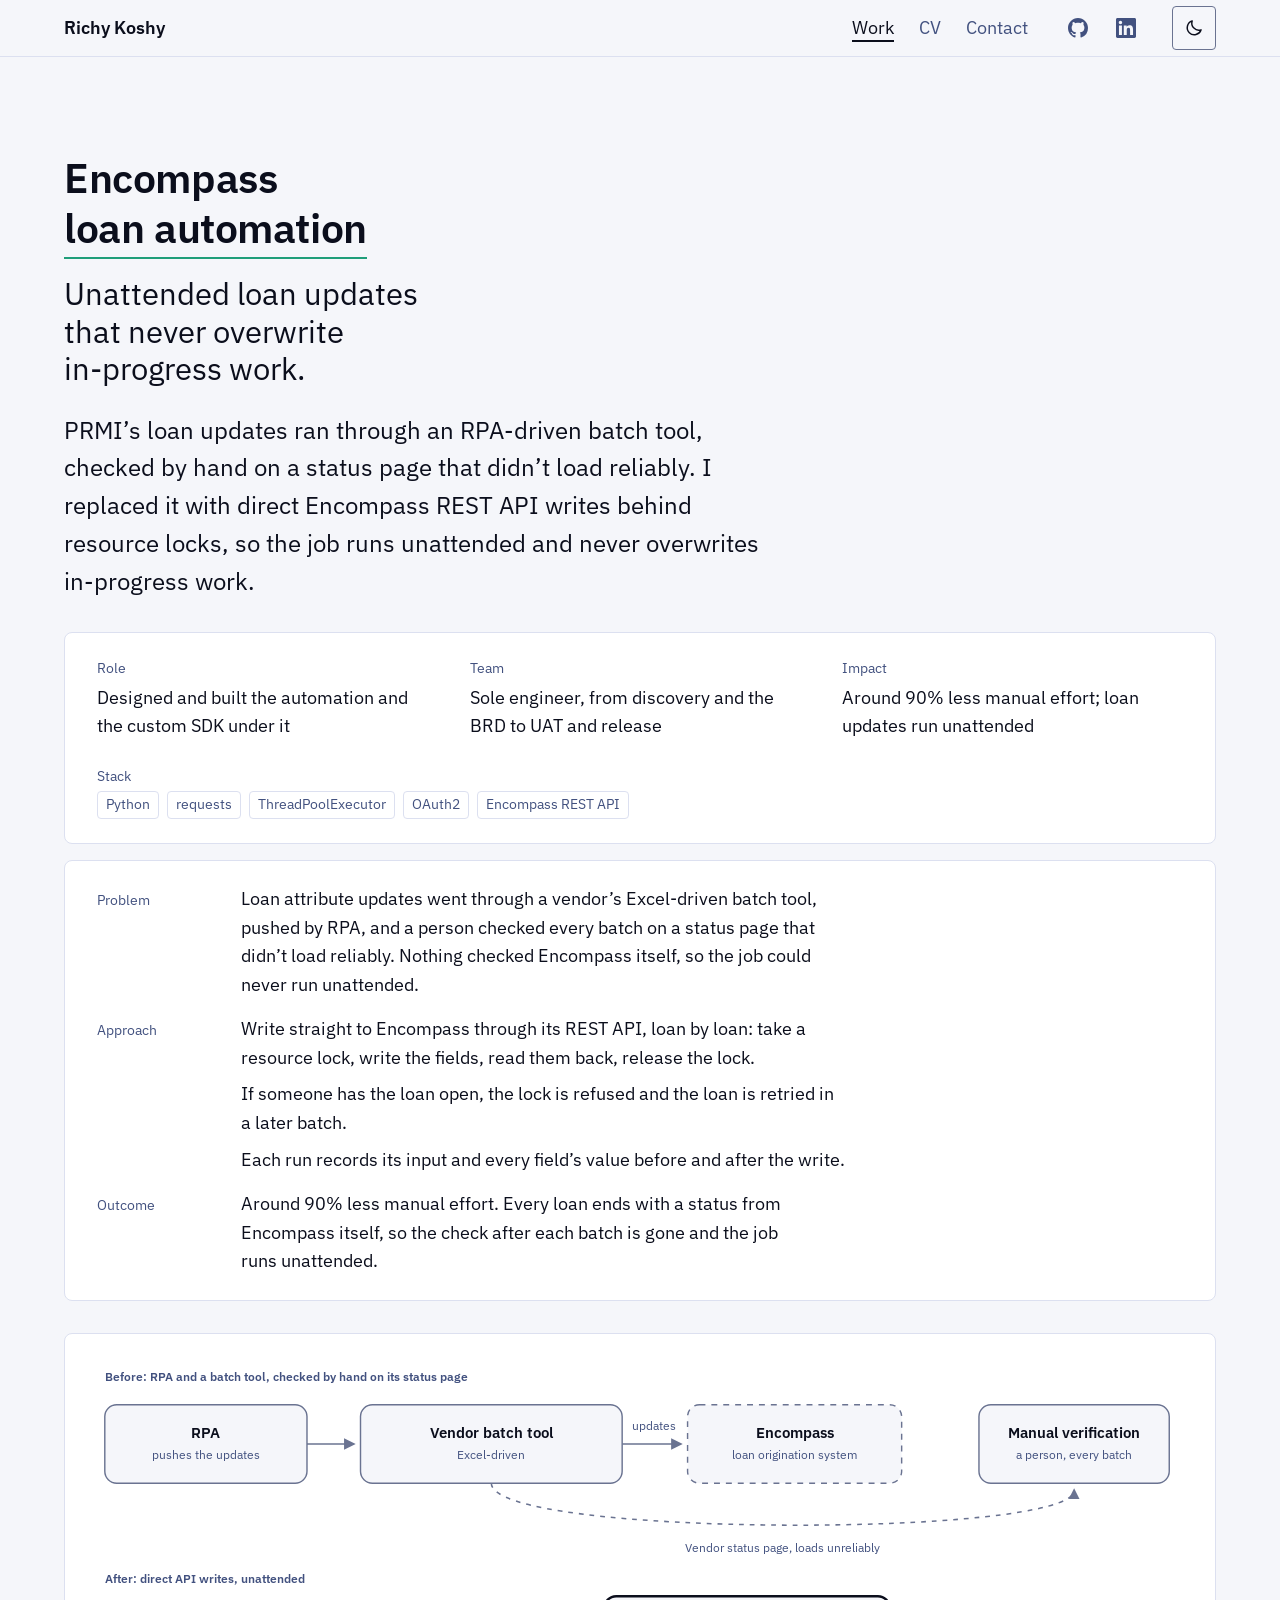
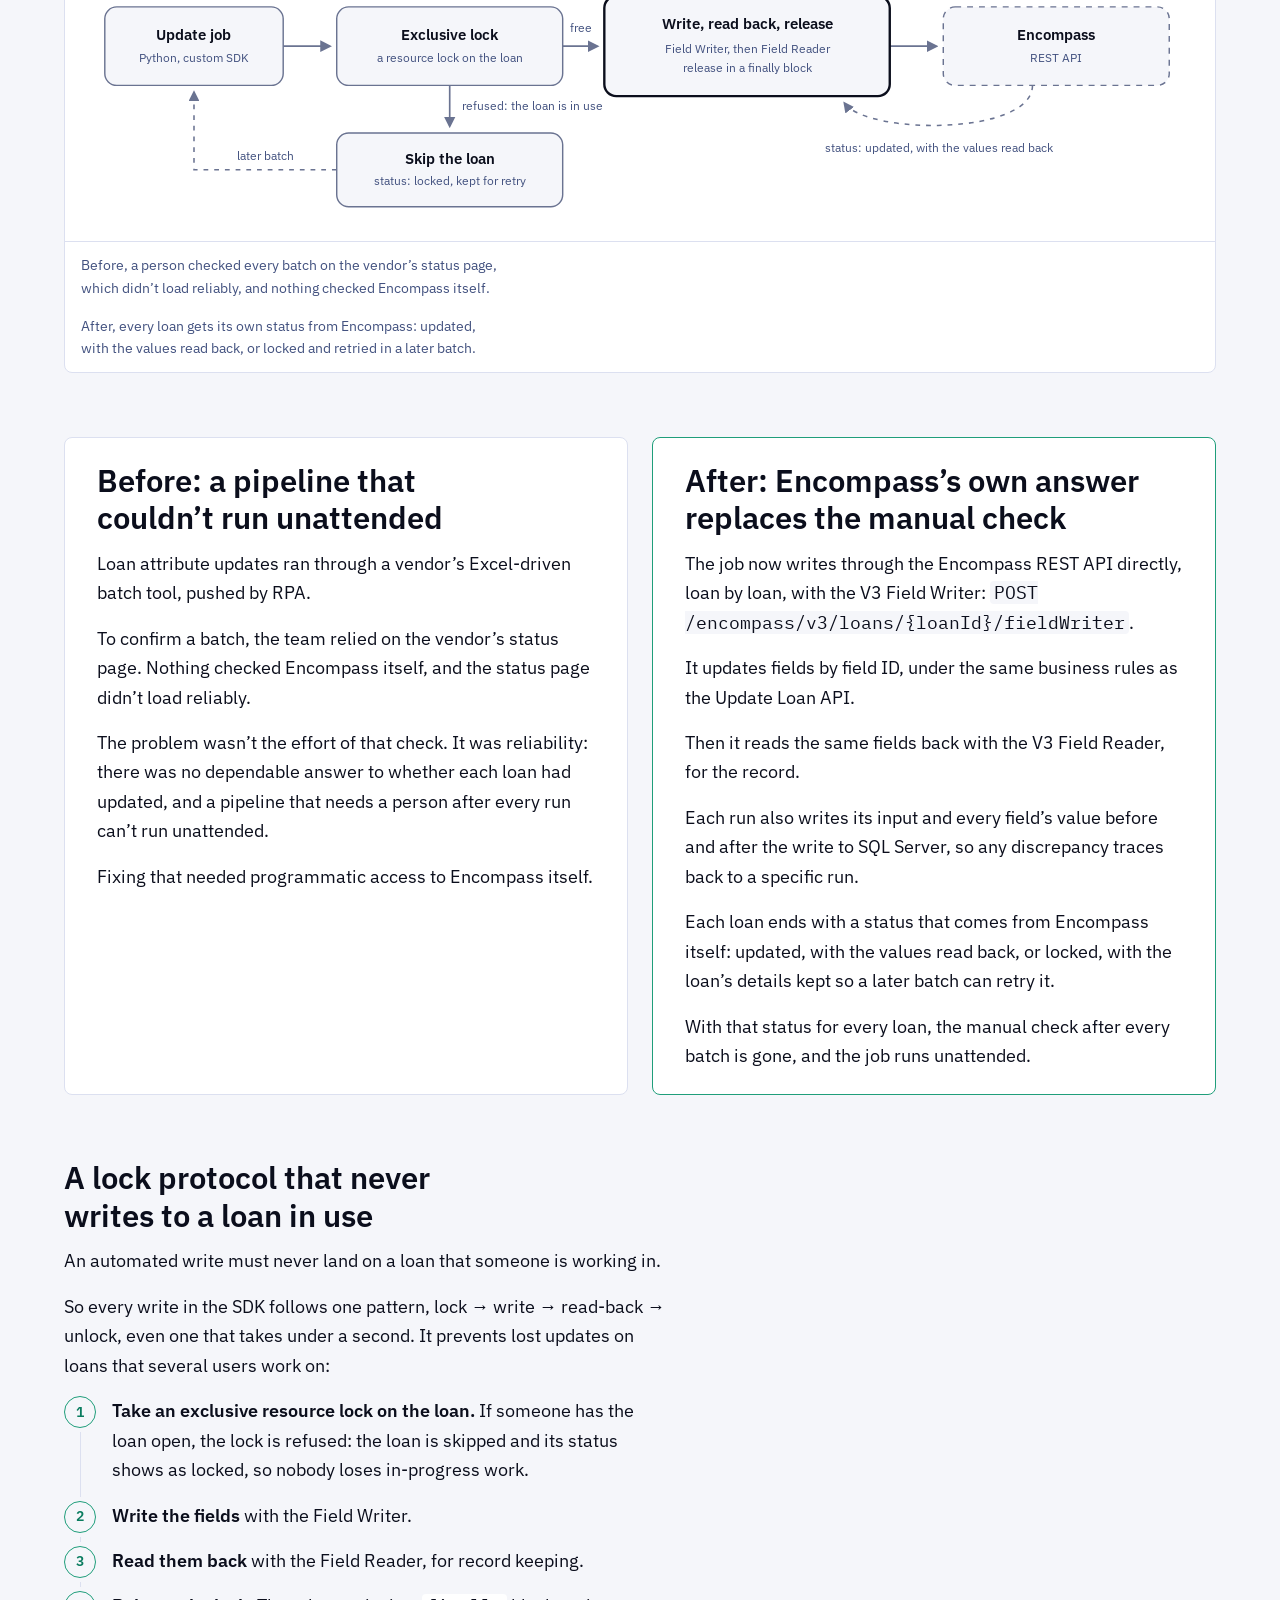
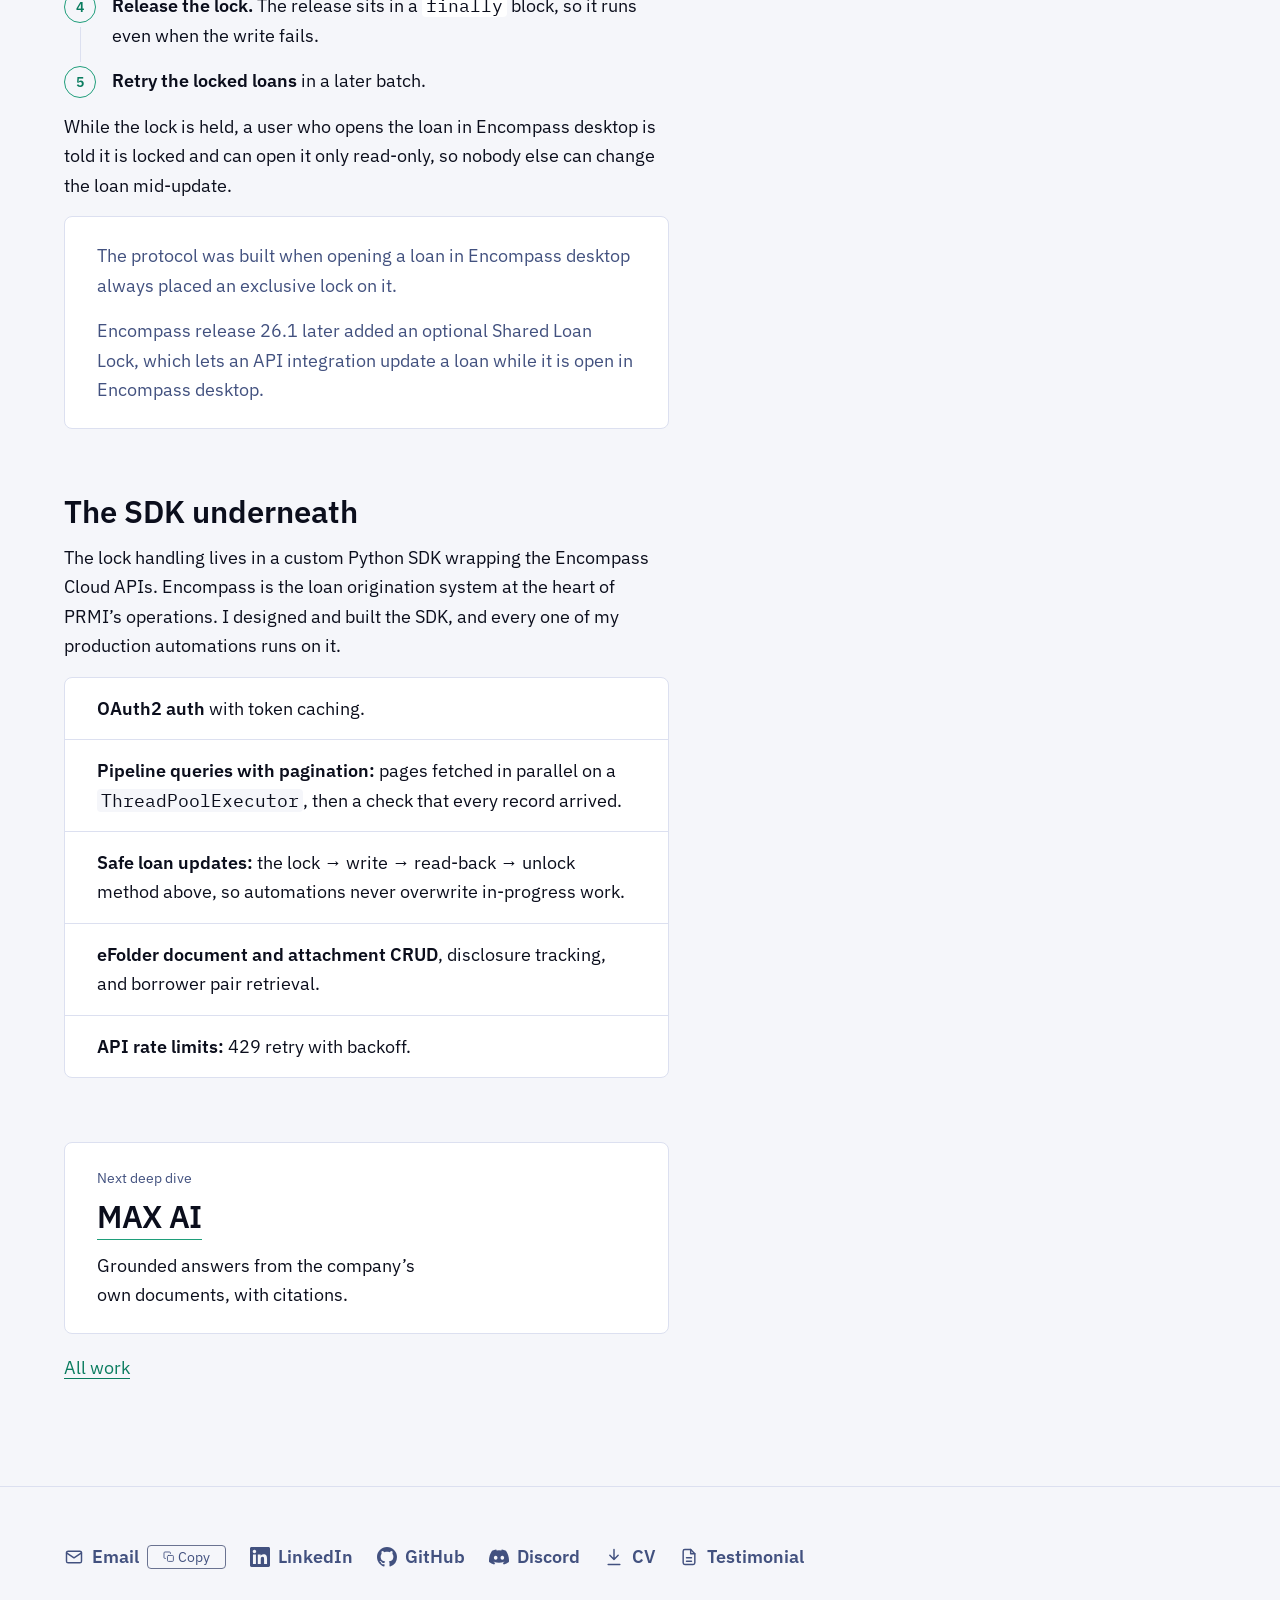
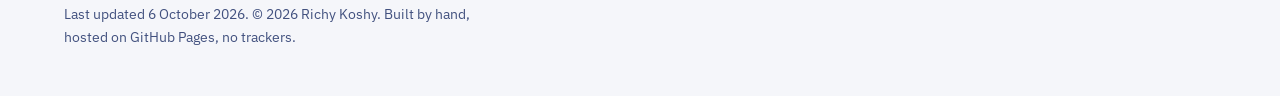
<file: encompass-automation.html>
<!DOCTYPE html>
<html lang="en">
<head>
<meta charset="UTF-8">
<meta name="viewport" content="width=device-width, initial-scale=1">
<script>document.documentElement.classList.add("js");try{var t=localStorage.getItem("theme");if(t==="light"||t==="dark")document.documentElement.dataset.theme=t}catch(e){}/* Skip the title morph when the title is off-screen on either page, so it never flies in from outside the viewport. */(function(){function g(e){if(!e.viewTransition)return;document.querySelectorAll(".project__name,.case-study__name").forEach(function(n){n.style.viewTransitionName="";var r=n.getBoundingClientRect();if(r.bottom<0||r.top>innerHeight)n.style.viewTransitionName="none"})}addEventListener("pageswap",g);addEventListener("pagereveal",g)})()</script>
<title>Encompass loan automation deep dive, by Richy Koshy</title>
<meta name="description" content="Encompass loan automation deep dive: how Richy Koshy replaced an RPA-driven batch tool and its manual checks with direct REST API writes behind resource locks.">
<link rel="canonical" href="https://richie-rk.github.io/encompass-automation.html">
<meta property="og:type" content="article">
<meta property="og:site_name" content="Richy Koshy">
<meta property="og:title" content="Encompass loan automation deep dive, by Richy Koshy">
<meta property="og:description" content="Encompass loan automation deep dive: how Richy Koshy replaced an RPA-driven batch tool and its manual checks with direct REST API writes behind resource locks.">
<meta property="og:url" content="https://richie-rk.github.io/encompass-automation.html">
<meta property="og:image" content="https://richie-rk.github.io/images/og-encompass-automation.png">
<meta property="og:image:width" content="1200">
<meta property="og:image:height" content="630">
<meta property="og:image:alt" content="Encompass loan automation deep dive by Richy Koshy: unattended loan updates that never overwrite in-progress work.">
<meta name="twitter:card" content="summary_large_image">
<script type="application/ld+json">
{
  "@context": "https://schema.org",
  "@type": "Article",
  "headline": "Encompass loan automation: unattended loan updates that never overwrite in-progress work",
  "description": "Encompass loan automation deep dive: how Richy Koshy replaced an RPA-driven batch tool and its manual checks with direct REST API writes behind resource locks.",
  "url": "https://richie-rk.github.io/encompass-automation.html",
  "image": "https://richie-rk.github.io/images/og-encompass-automation.png",
  "inLanguage": "en",
  "author": {"@type": "Person", "name": "Richy Koshy", "url": "https://richie-rk.github.io/"}
}
</script>
<meta name="color-scheme" content="light dark">
<meta name="theme-color" content="#F5F6FA" media="(prefers-color-scheme: light)">
<meta name="theme-color" content="#0B0E1C" media="(prefers-color-scheme: dark)">
<link rel="icon" href="favicon.svg" type="image/svg+xml">
<link rel="apple-touch-icon" href="apple-touch-icon.png">
<link rel="preload" href="fonts/plex-sans.woff2" as="font" type="font/woff2" crossorigin>
<link rel="stylesheet" href="css/site.css">
<link rel="expect" href="#case-title" blocking="render">
<script src="js/site.js" defer></script>
</head>
<body>
<a class="skip-link" href="#main">Skip to content</a>

<header class="site-header">
  <div class="container site-header__inner">
    <a class="site-header__brand" href="index.html">Richy Koshy</a>
    <nav aria-label="Main">
      <ul class="site-nav__list">
        <li><a href="index.html#work" aria-current="true">Work</a></li>
        <li><a href="cv.html">CV</a></li>
        <li><a href="index.html#contact">Contact</a></li>
      </ul>
    </nav>
    <ul class="site-header__social" role="list">
      <li><a href="https://github.com/richie-rk" target="_blank" rel="noopener"><svg class="icon" aria-hidden="true" focusable="false"><use href="images/icons.svg#i-github"/></svg><span class="visually-hidden">GitHub (opens in a new tab)</span></a></li>
      <li><a href="https://linkedin.com/in/richy-koshy" target="_blank" rel="noopener"><svg class="icon" aria-hidden="true" focusable="false"><use href="images/icons.svg#i-linkedin"/></svg><span class="visually-hidden">LinkedIn (opens in a new tab)</span></a></li>
    </ul>
    <button class="theme-toggle" type="button" aria-pressed="false">
      <svg class="theme-toggle__moon" viewBox="0 0 24 24" aria-hidden="true" focusable="false"><path d="M20.5 14.2A8.5 8.5 0 0 1 9.8 3.5a8.5 8.5 0 1 0 10.7 10.7Z"/></svg><svg class="theme-toggle__sun" viewBox="0 0 24 24" aria-hidden="true" focusable="false"><circle cx="12" cy="12" r="4"/><path d="M12 2v2M12 20v2M4.93 4.93l1.41 1.41M17.66 17.66l1.41 1.41M2 12h2M20 12h2M4.93 19.07l1.41-1.41M17.66 6.34l1.41-1.41"/></svg>
      <span class="visually-hidden">Dark theme</span>
    </button>
  </div>
</header>

<main id="main">
<article class="case-study container" aria-labelledby="case-title">
  <header class="case-study__head">
    <h1 id="case-title" class="case-study__title"><span class="case-study__name case-study__name--encompass">Encompass<br>loan automation</span><span class="visually-hidden">: </span><span class="case-study__claim">Unattended loan updates that never overwrite <span class="nowrap">in-progress</span> work.</span></h1>
    <p class="case-study__summary">PRMI’s loan updates ran through an RPA-driven batch tool, checked by hand on a status page that didn’t load reliably. I replaced it with direct Encompass REST API writes behind resource locks, so the job runs unattended and never overwrites <span class="nowrap">in-progress</span> work.</p>
    <dl class="case-study__overview card">
      <div><dt>Role</dt><dd>Designed and built the automation and the custom SDK under it</dd></div>
      <div><dt>Team</dt><dd>Sole engineer, from discovery and the BRD to UAT and release</dd></div>
      <div><dt>Impact</dt><dd>Around 90% less manual effort; loan updates run unattended</dd></div>
      <div class="spec__stack"><dt>Stack</dt><dd><ul class="tags tags--muted" role="list"><li>Python</li><li>requests</li><li>ThreadPoolExecutor</li><li>OAuth2</li><li>Encompass REST API</li></ul></dd></div>
    </dl>
    <section class="case-study__brief card" aria-labelledby="brief-title">
      <h2 id="brief-title" class="visually-hidden">In brief</h2>
      <dl class="spec">
        <div><dt>Problem</dt><dd>Loan attribute updates went through a vendor’s Excel-driven batch tool, pushed by RPA, and a person checked every batch on a status page that didn’t load reliably. Nothing checked Encompass itself, so the job could never run unattended.</dd></div>
        <div><dt>Approach</dt><dd class="flow"><p>Write straight to Encompass through its REST API, loan by loan: take a resource lock, write the fields, read them back, release the lock.</p><p>If someone has the loan open, the lock is refused and the loan is retried in a later batch.</p><p>Each run records its input and every field’s value before and after the write.</p></dd></div>
        <div><dt>Outcome</dt><dd>Around 90% less manual effort. Every loan ends with a status from Encompass itself, so the check after each batch is gone and the job runs unattended.</dd></div>
      </dl>
    </section>
    <figure class="figure case-study__figure" id="diagram">
      <div class="figure__scroll" role="region" tabindex="0" aria-labelledby="diagram-caption">
      <svg viewBox="0 0 940 400" role="img" aria-label="Before and after. Before: RPA pushed loan attribute updates through a vendor’s Excel-driven batch tool into Encompass, and a person checked every batch on the vendor’s status page, which didn’t load reliably; nothing checked Encompass itself. After: an update job takes an exclusive resource lock on each loan. If the lock is refused because the loan is in use, the loan is skipped with the status locked and retried in a later batch. Otherwise the job writes the fields with the Field Writer, reads them back with the Field Reader and releases the lock in a finally block, recording the status updated with the values read back." class="diagram diagram--wide">
        <defs>
          <marker id="arr" viewBox="0 0 10 10" refX="8" refY="5" markerWidth="7" markerHeight="7" orient="auto-start-reverse">
            <path d="M0,0 L10,5 L0,10 z" class="diagram__arrow"/>
          </marker>
        </defs>

        <!-- lane labels -->
        <text x="20" y="26" font-size="10.5" class="diagram__lane">Before: RPA and a batch tool, checked by hand on its status page</text>
        <text x="20" y="196" font-size="10.5" class="diagram__lane">After: direct API writes, unattended</text>

        <!-- before connectors -->
        <path d="M190 79 H229" stroke-width="1.4" marker-end="url(#arr)" class="diagram__edge"/>
        <path d="M455 79 H504" stroke-width="1.4" marker-end="url(#arr)" class="diagram__edge"/>
        <text x="482" y="67" font-size="10.5" text-anchor="middle" class="diagram__label">updates</text>
        <path d="M345 112 C345 158 835 158 835 118" stroke-width="1.3" marker-end="url(#arr)" class="diagram__edge diagram__edge--dashed"/>
        <text x="590" y="170" font-size="10.5" text-anchor="middle" class="diagram__label">Vendor status page, loads unreliably</text>

        <!-- before boxes -->
        <rect x="20" y="46" width="170" height="66" rx="10" stroke-width="1.2" class="diagram__node"/>
        <text x="105" y="74" font-size="13" text-anchor="middle" class="diagram__title">RPA</text>
        <text x="105" y="92" font-size="10.5" text-anchor="middle" class="diagram__label">pushes the updates</text>

        <rect x="235" y="46" width="220" height="66" rx="10" stroke-width="1.2" class="diagram__node"/>
        <text x="345" y="74" font-size="13" text-anchor="middle" class="diagram__title">Vendor batch tool</text>
        <text x="345" y="92" font-size="10.5" text-anchor="middle" class="diagram__label">Excel-driven</text>

        <rect x="510" y="46" width="180" height="66" rx="10" stroke-width="1.2" class="diagram__node diagram__node--external"/>
        <text x="600" y="74" font-size="13" text-anchor="middle" class="diagram__title">Encompass</text>
        <text x="600" y="92" font-size="10.5" text-anchor="middle" class="diagram__label">loan origination system</text>

        <rect x="755" y="46" width="160" height="66" rx="10" stroke-width="1.2" class="diagram__node"/>
        <text x="835" y="74" font-size="13" text-anchor="middle" class="diagram__title">Manual verification</text>
        <text x="835" y="92" font-size="10.5" text-anchor="middle" class="diagram__label">a person, every batch</text>

        <!-- after connectors -->
        <path d="M170 249 H209" stroke-width="1.4" marker-end="url(#arr)" class="diagram__edge"/>
        <path d="M405 249 H434" stroke-width="1.4" marker-end="url(#arr)" class="diagram__edge"/>
        <text x="420" y="237" font-size="10.5" text-anchor="middle" class="diagram__label">free</text>
        <path d="M680 249 H719" stroke-width="1.4" marker-end="url(#arr)" class="diagram__edge"/>
        <path d="M800 282 C800 324 662 324 642 297" stroke-width="1.3" marker-end="url(#arr)" class="diagram__edge diagram__edge--dashed"/>
        <text x="721" y="338" font-size="10.5" text-anchor="middle" class="diagram__label">status: updated, with the values read back</text>
        <path d="M310 282 V316" stroke-width="1.4" marker-end="url(#arr)" class="diagram__edge"/>
        <text x="320" y="303" font-size="10.5" class="diagram__label">refused: the loan is in use</text>
        <path d="M215 353 H95 V288" stroke-width="1.3" marker-end="url(#arr)" class="diagram__edge diagram__edge--dashed"/>
        <text x="155" y="345" font-size="10.5" text-anchor="middle" class="diagram__label">later batch</text>

        <!-- after boxes -->
        <rect x="20" y="216" width="150" height="66" rx="10" stroke-width="1.2" class="diagram__node"/>
        <text x="95" y="244" font-size="13" text-anchor="middle" class="diagram__title">Update job</text>
        <text x="95" y="262" font-size="10.5" text-anchor="middle" class="diagram__label">Python, custom SDK</text>

        <rect x="215" y="216" width="190" height="66" rx="10" stroke-width="1.2" class="diagram__node"/>
        <text x="310" y="244" font-size="13" text-anchor="middle" class="diagram__title">Exclusive lock</text>
        <text x="310" y="262" font-size="10.5" text-anchor="middle" class="diagram__label">a resource lock on the loan</text>

        <rect x="440" y="207" width="240" height="84" rx="10" stroke-width="1.3" class="diagram__node diagram__node--key"/>
        <text x="560" y="235" font-size="13" text-anchor="middle" class="diagram__title">Write, read back, release</text>
        <text x="560" y="255" font-size="10.5" text-anchor="middle" class="diagram__label">Field Writer, then Field Reader</text>
        <text x="560" y="271" font-size="10.5" text-anchor="middle" class="diagram__label">release in a finally block</text>

        <rect x="725" y="216" width="190" height="66" rx="10" stroke-width="1.2" class="diagram__node diagram__node--external"/>
        <text x="820" y="244" font-size="13" text-anchor="middle" class="diagram__title">Encompass</text>
        <text x="820" y="262" font-size="10.5" text-anchor="middle" class="diagram__label">REST API</text>

        <rect x="215" y="322" width="190" height="62" rx="10" stroke-width="1.2" class="diagram__node"/>
        <text x="310" y="348" font-size="13" text-anchor="middle" class="diagram__title">Skip the loan</text>
        <text x="310" y="366" font-size="10.5" text-anchor="middle" class="diagram__label">status: locked, kept for retry</text>
      </svg>
      <svg viewBox="0 0 340 680" width="340" height="680" role="img" aria-label="Before and after. Before: RPA pushed loan attribute updates through a vendor’s Excel-driven batch tool into Encompass, and a person checked every batch on the vendor’s status page, which didn’t load reliably; nothing checked Encompass itself. After: an update job takes an exclusive resource lock on each loan. If the lock is refused because the loan is in use, the loan is skipped with the status locked and retried in a later batch. Otherwise the job writes the fields with the Field Writer, reads them back with the Field Reader and releases the lock in a finally block, recording the status updated with the values read back." class="diagram diagram--stacked">
        <defs>
          <marker id="arr-stacked" viewBox="0 0 10 10" refX="8" refY="5" markerWidth="7" markerHeight="7" orient="auto-start-reverse">
            <path d="M0,0 L10,5 L0,10 z" class="diagram__arrow"/>
          </marker>
        </defs>

        <!-- before -->
        <text x="8" y="16" font-size="12" class="diagram__lane">Before: checked by hand on a status page</text>
        <path d="M108 82 V100" stroke-width="1.4" marker-end="url(#arr-stacked)" class="diagram__edge"/>
        <path d="M108 160 V178" stroke-width="1.4" marker-end="url(#arr-stacked)" class="diagram__edge"/>
        <text x="118" y="173" font-size="12" class="diagram__label">updates</text>
        <path d="M208 133 H220 V289 H214" stroke-width="1.3" marker-end="url(#arr-stacked)" class="diagram__edge diagram__edge--dashed"/>
        <text x="230" y="196" font-size="12" class="diagram__label">Vendor status</text>
        <text x="230" y="211" font-size="12" class="diagram__label">page, loads</text>
        <text x="230" y="226" font-size="12" class="diagram__label">unreliably</text>

        <rect x="8" y="28" width="200" height="54" rx="10" stroke-width="1.2" class="diagram__node"/>
        <text x="108" y="52" font-size="14" text-anchor="middle" class="diagram__title">RPA</text>
        <text x="108" y="70" font-size="12" text-anchor="middle" class="diagram__label">pushes the updates</text>

        <rect x="8" y="106" width="200" height="54" rx="10" stroke-width="1.2" class="diagram__node"/>
        <text x="108" y="130" font-size="14" text-anchor="middle" class="diagram__title">Vendor batch tool</text>
        <text x="108" y="148" font-size="12" text-anchor="middle" class="diagram__label">Excel-driven</text>

        <rect x="8" y="184" width="200" height="54" rx="10" stroke-width="1.2" class="diagram__node diagram__node--external"/>
        <text x="108" y="208" font-size="14" text-anchor="middle" class="diagram__title">Encompass</text>
        <text x="108" y="226" font-size="12" text-anchor="middle" class="diagram__label">loan origination system</text>

        <rect x="8" y="262" width="200" height="54" rx="10" stroke-width="1.2" class="diagram__node"/>
        <text x="108" y="286" font-size="14" text-anchor="middle" class="diagram__title">Manual verification</text>
        <text x="108" y="304" font-size="12" text-anchor="middle" class="diagram__label">a person, every batch</text>

        <!-- after -->
        <text x="8" y="354" font-size="12" class="diagram__lane">After: unattended</text>
        <path d="M108 420 V438" stroke-width="1.4" marker-end="url(#arr-stacked)" class="diagram__edge"/>
        <path d="M208 471 H222" stroke-width="1.4" marker-end="url(#arr-stacked)" class="diagram__edge"/>
        <path d="M280 438 V393 H214" stroke-width="1.3" marker-end="url(#arr-stacked)" class="diagram__edge diagram__edge--dashed"/>
        <text x="284" y="384" font-size="12" text-anchor="middle" class="diagram__label">later batch</text>
        <path d="M108 498 V516" stroke-width="1.4" marker-end="url(#arr-stacked)" class="diagram__edge"/>
        <text x="118" y="511" font-size="12" class="diagram__label">free</text>
        <path d="M108 592 V610" stroke-width="1.4" marker-end="url(#arr-stacked)" class="diagram__edge"/>
        <path d="M208 643 H220 V557 H214" stroke-width="1.3" marker-end="url(#arr-stacked)" class="diagram__edge diagram__edge--dashed"/>
        <text x="230" y="584" font-size="12" class="diagram__label">status: updated,</text>
        <text x="230" y="599" font-size="12" class="diagram__label">with the values</text>
        <text x="230" y="614" font-size="12" class="diagram__label">read back</text>

        <rect x="8" y="366" width="200" height="54" rx="10" stroke-width="1.2" class="diagram__node"/>
        <text x="108" y="390" font-size="14" text-anchor="middle" class="diagram__title">Update job</text>
        <text x="108" y="408" font-size="12" text-anchor="middle" class="diagram__label">Python, custom SDK</text>

        <rect x="8" y="444" width="200" height="54" rx="10" stroke-width="1.2" class="diagram__node"/>
        <text x="108" y="468" font-size="14" text-anchor="middle" class="diagram__title">Exclusive lock</text>
        <text x="108" y="486" font-size="12" text-anchor="middle" class="diagram__label">a resource lock on the loan</text>

        <rect x="228" y="438" width="104" height="66" rx="10" stroke-width="1.2" class="diagram__node"/>
        <text x="280" y="460" font-size="13" text-anchor="middle" class="diagram__title">Skip the loan</text>
        <text x="280" y="478" font-size="12" text-anchor="middle" class="diagram__label">if it’s in use:</text>
        <text x="280" y="493" font-size="12" text-anchor="middle" class="diagram__label">status locked</text>

        <rect x="8" y="522" width="200" height="70" rx="10" stroke-width="1.3" class="diagram__node diagram__node--key"/>
        <text x="108" y="546" font-size="14" text-anchor="middle" class="diagram__title">Write and read back</text>
        <text x="108" y="566" font-size="12" text-anchor="middle" class="diagram__label">Field Writer, Field Reader</text>
        <text x="108" y="582" font-size="12" text-anchor="middle" class="diagram__label">then release the lock</text>

        <rect x="8" y="616" width="200" height="54" rx="10" stroke-width="1.2" class="diagram__node diagram__node--external"/>
        <text x="108" y="640" font-size="14" text-anchor="middle" class="diagram__title">Encompass</text>
        <text x="108" y="658" font-size="12" text-anchor="middle" class="diagram__label">REST API</text>
      </svg>
      </div>
      <figcaption id="diagram-caption" class="flow"><p>Before, a person checked every batch on the vendor’s status page, which didn’t load reliably, and nothing checked Encompass itself.</p><p>After, every loan gets its own status from Encompass: updated, with the values read back, or locked and retried in a later batch.</p></figcaption>
    </figure>
  </header>

  <div class="compare">
  <section id="before" class="case-study__section prose card" aria-labelledby="before-title">
    <h2 id="before-title">Before: a pipeline that couldn’t run unattended</h2>
    <p>Loan attribute updates ran through a vendor’s Excel-driven batch tool, pushed by RPA.</p>
    <p>To confirm a batch, the team relied on the vendor’s status page. Nothing checked Encompass itself, and the status page didn’t load reliably.</p>
    <p>The problem wasn’t the effort of that check. It was reliability: there was no dependable answer to whether each loan had updated, and a pipeline that needs a person after every run can’t run unattended.</p>
    <p>Fixing that needed programmatic access to Encompass itself.</p>
  </section>

  <section id="after" class="case-study__section prose card compare__after" aria-labelledby="after-title">
    <h2 id="after-title">After: Encompass’s own answer replaces the manual check</h2>
    <p>The job now writes through the Encompass REST API directly, loan by loan, with the V3 Field Writer: <code>POST /encompass/v3/loans/<wbr>{loanId}/<wbr>fieldWriter</code>.</p>
    <p>It updates fields by field ID, under the same business rules as the Update Loan API.</p>
    <p>Then it reads the same fields back with the V3 Field Reader, for the record.</p>
    <p>Each run also writes its input and every field’s value before and after the write to SQL Server, so any discrepancy traces back to a specific run.</p>
    <p>Each loan ends with a status that comes from Encompass itself: updated, with the values read back, or locked, with the loan’s details kept so a later batch can retry it.</p>
    <p>With that status for every loan, the manual check after every batch is gone, and the job runs unattended.</p>
  </section>
  </div>

  <section id="locks" class="case-study__section prose" aria-labelledby="locks-title">
    <h2 id="locks-title">A lock protocol that never writes to a loan in use</h2>
    <p>An automated write must never land on a loan that someone is working in.</p>
    <p>So every write in the SDK follows one pattern, lock → write → read-back → unlock, even one that takes under a second. It prevents lost updates on loans that several users work on:</p>
    <ol class="steps" role="list">
      <li><b>Take an exclusive resource lock on the loan.</b> If someone has the loan open, the lock is refused: the loan is skipped and its status shows as locked, so nobody loses in-progress work.</li>
      <li><b>Write the fields</b> with the Field Writer.</li>
      <li><b>Read them back</b> with the Field Reader, for record keeping.</li>
      <li><b>Release the lock.</b> The release sits in a <code>finally</code> block, so it runs even when the write fails.</li>
      <li><b>Retry the locked loans</b> in a later batch.</li>
    </ol>
    <p>While the lock is held, a user who opens the loan in Encompass desktop is told it is locked and can open it only read-only, so nobody else can change the loan mid-update.</p>
    <div class="note card flow">
      <p>The protocol was built when opening a loan in Encompass desktop always placed an exclusive lock on it.</p>
      <p>Encompass release 26.1 later added an optional Shared Loan Lock, which lets an API integration update a loan while it is open in Encompass desktop.</p>
    </div>
  </section>

  <section id="sdk" class="case-study__section prose" aria-labelledby="sdk-title">
    <h2 id="sdk-title">The SDK underneath</h2>
    <p>The lock handling lives in a custom Python SDK wrapping the Encompass Cloud APIs. Encompass is the loan origination system at the heart of PRMI’s operations. I designed and built the SDK, and every one of my production automations runs on it.</p>
    <ul class="card card--list" role="list">
      <li><b>OAuth2 auth</b> with token caching.</li>
      <li><b>Pipeline queries with pagination:</b> pages fetched in parallel on a <code>ThreadPoolExecutor</code>, then a check that every record arrived.</li>
      <li><b>Safe loan updates:</b> the lock → write → read-back → unlock method above, so automations never overwrite in-progress work.</li>
      <li><b>eFolder document and attachment CRUD</b>, disclosure tracking, and borrower pair retrieval.</li>
      <li><b>API rate limits:</b> 429 retry with backoff.</li>
    </ul>
  </section>

  <footer class="case-study__end">
    <nav class="case-study__end-nav" aria-label="More work">
      <a class="next-card card" href="max-ai.html"><span class="next-card__label">Next deep dive<span class="visually-hidden">:</span></span> <span class="project__name project__name--max-ai">MAX AI</span><span class="visually-hidden">.</span> <span class="next-card__claim">Grounded answers from the company’s own documents, with citations.</span></a>
      <ul class="inline-links" role="list">
        <li><a href="index.html#work">All work</a></li>
      </ul>
    </nav>
  </footer>
</article>
</main>

<footer class="site-footer">
  <div class="container site-footer__inner">
    <ul class="site-footer__links" role="list">
      <li><a class="contact-link contact-link--muted email-copy" href="mailto:richycode.dev@gmail.com" data-copy="richycode.dev@gmail.com"><svg class="icon" aria-hidden="true" focusable="false"><use href="images/icons.svg#i-mail"/></svg><span class="contact-link__label">Email</span><span class="email-copy__action" aria-hidden="true"><svg class="copy-icon" aria-hidden="true" focusable="false"><use href="images/icons.svg#i-copy"/></svg><svg class="copy-icon copy-icon--done" aria-hidden="true" focusable="false"><use href="images/icons.svg#i-check"/></svg><span class="copy-label">Copy</span></span></a></li>
      <li><a class="contact-link contact-link--muted" href="https://linkedin.com/in/richy-koshy" target="_blank" rel="noopener noreferrer"><svg class="icon" aria-hidden="true" focusable="false"><use href="images/icons.svg#i-linkedin"/></svg><span class="contact-link__label">LinkedIn</span><span class="visually-hidden"> (opens in a new tab)</span></a></li>
      <li><a class="contact-link contact-link--muted" href="https://github.com/richie-rk" target="_blank" rel="noopener noreferrer"><svg class="icon" aria-hidden="true" focusable="false"><use href="images/icons.svg#i-github"/></svg><span class="contact-link__label">GitHub</span><span class="visually-hidden"> (opens in a new tab)</span></a></li>
      <li><a class="contact-link contact-link--muted" href="https://discord.com/users/1087427486054371399" target="_blank" rel="noopener noreferrer"><svg class="icon" aria-hidden="true" focusable="false"><use href="images/icons.svg#i-discord"/></svg><span class="contact-link__label">Discord</span><span class="visually-hidden"> (opens in a new tab)</span></a></li>
      <li><a class="contact-link contact-link--muted" href="Richy_Koshy_CV.pdf" download><svg class="icon" aria-hidden="true" focusable="false"><use href="images/icons.svg#i-download"/></svg><span class="contact-link__label">CV</span><span class="visually-hidden"> (PDF)</span></a></li>
      <li><a class="contact-link contact-link--muted" href="letter.html"><svg class="icon" aria-hidden="true" focusable="false"><use href="images/icons.svg#i-letter"/></svg><span class="contact-link__label">Testimonial</span></a></li>
    </ul>
    <p class="site-footer__meta">Last updated 6 October 2026. &copy; 2026 Richy Koshy. Built by hand, hosted on GitHub Pages, no trackers.</p>
  </div>
</footer>
</body>
</html>
</file>
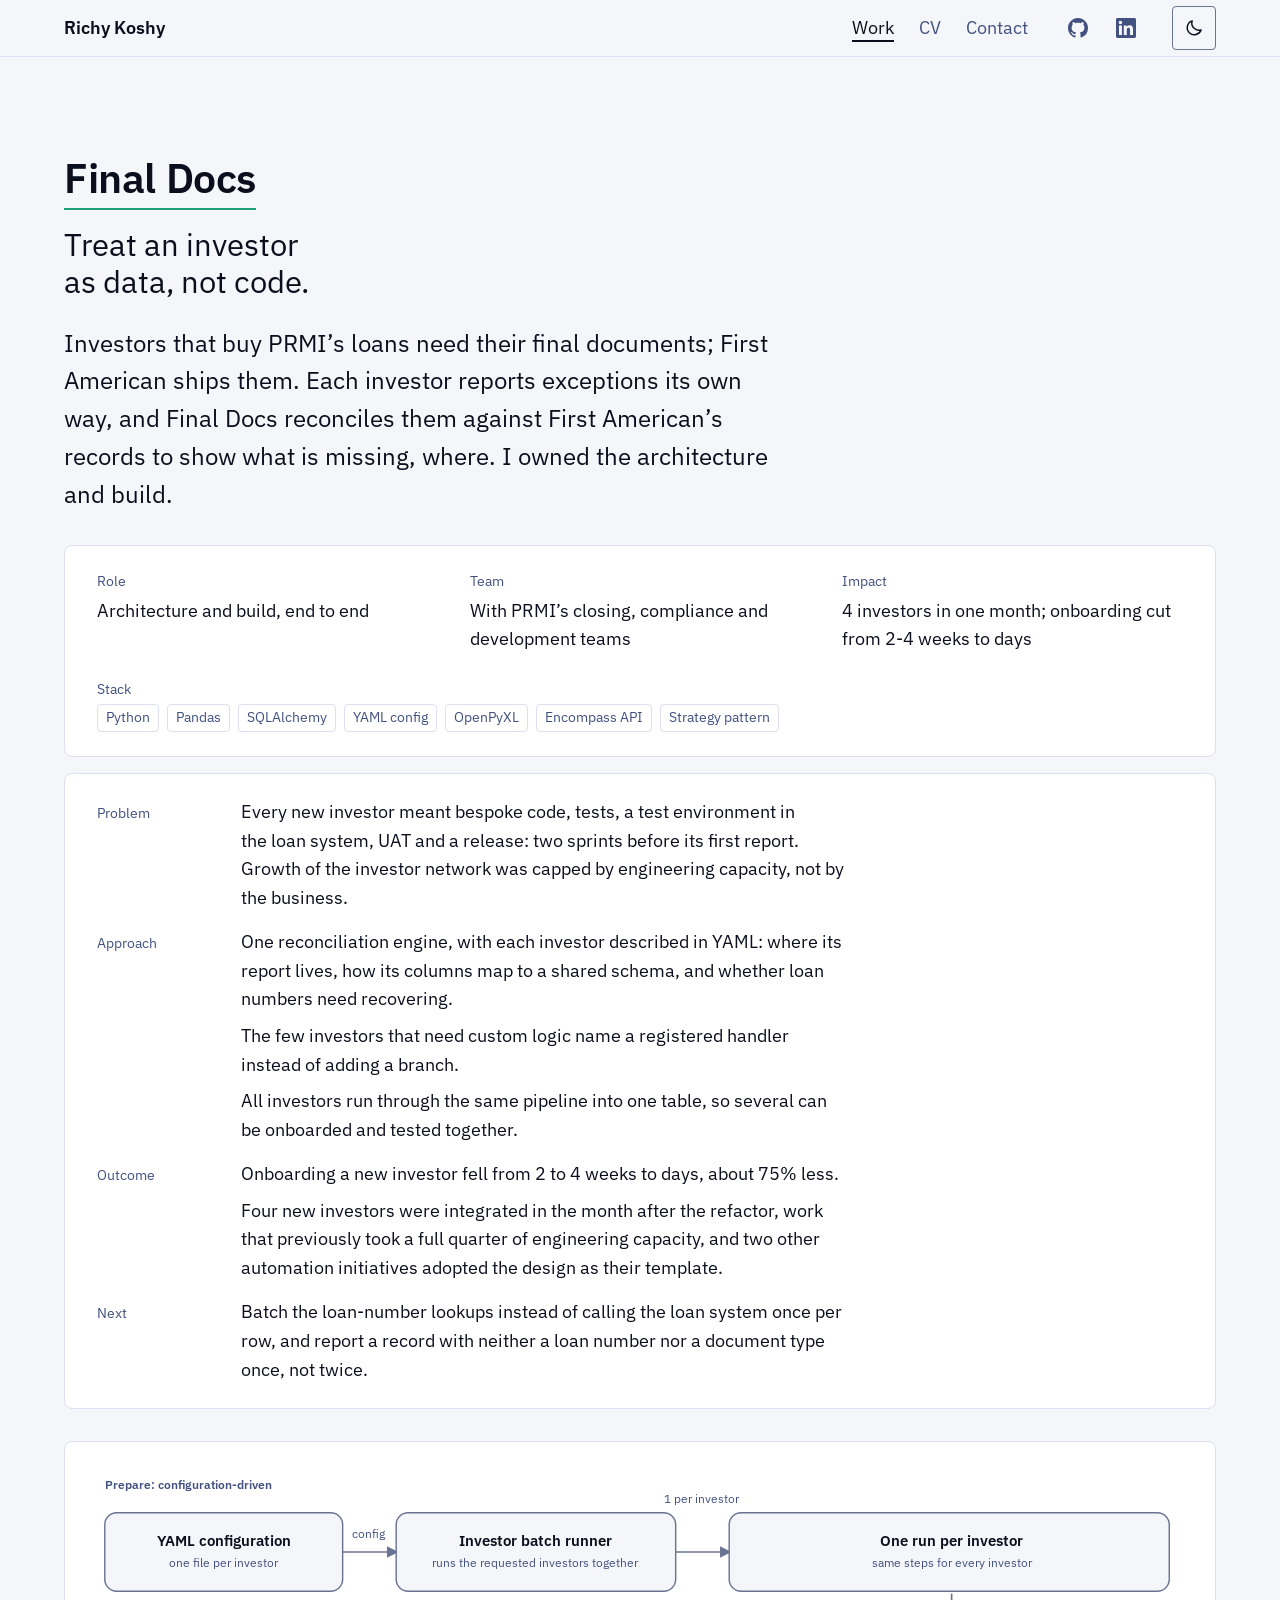
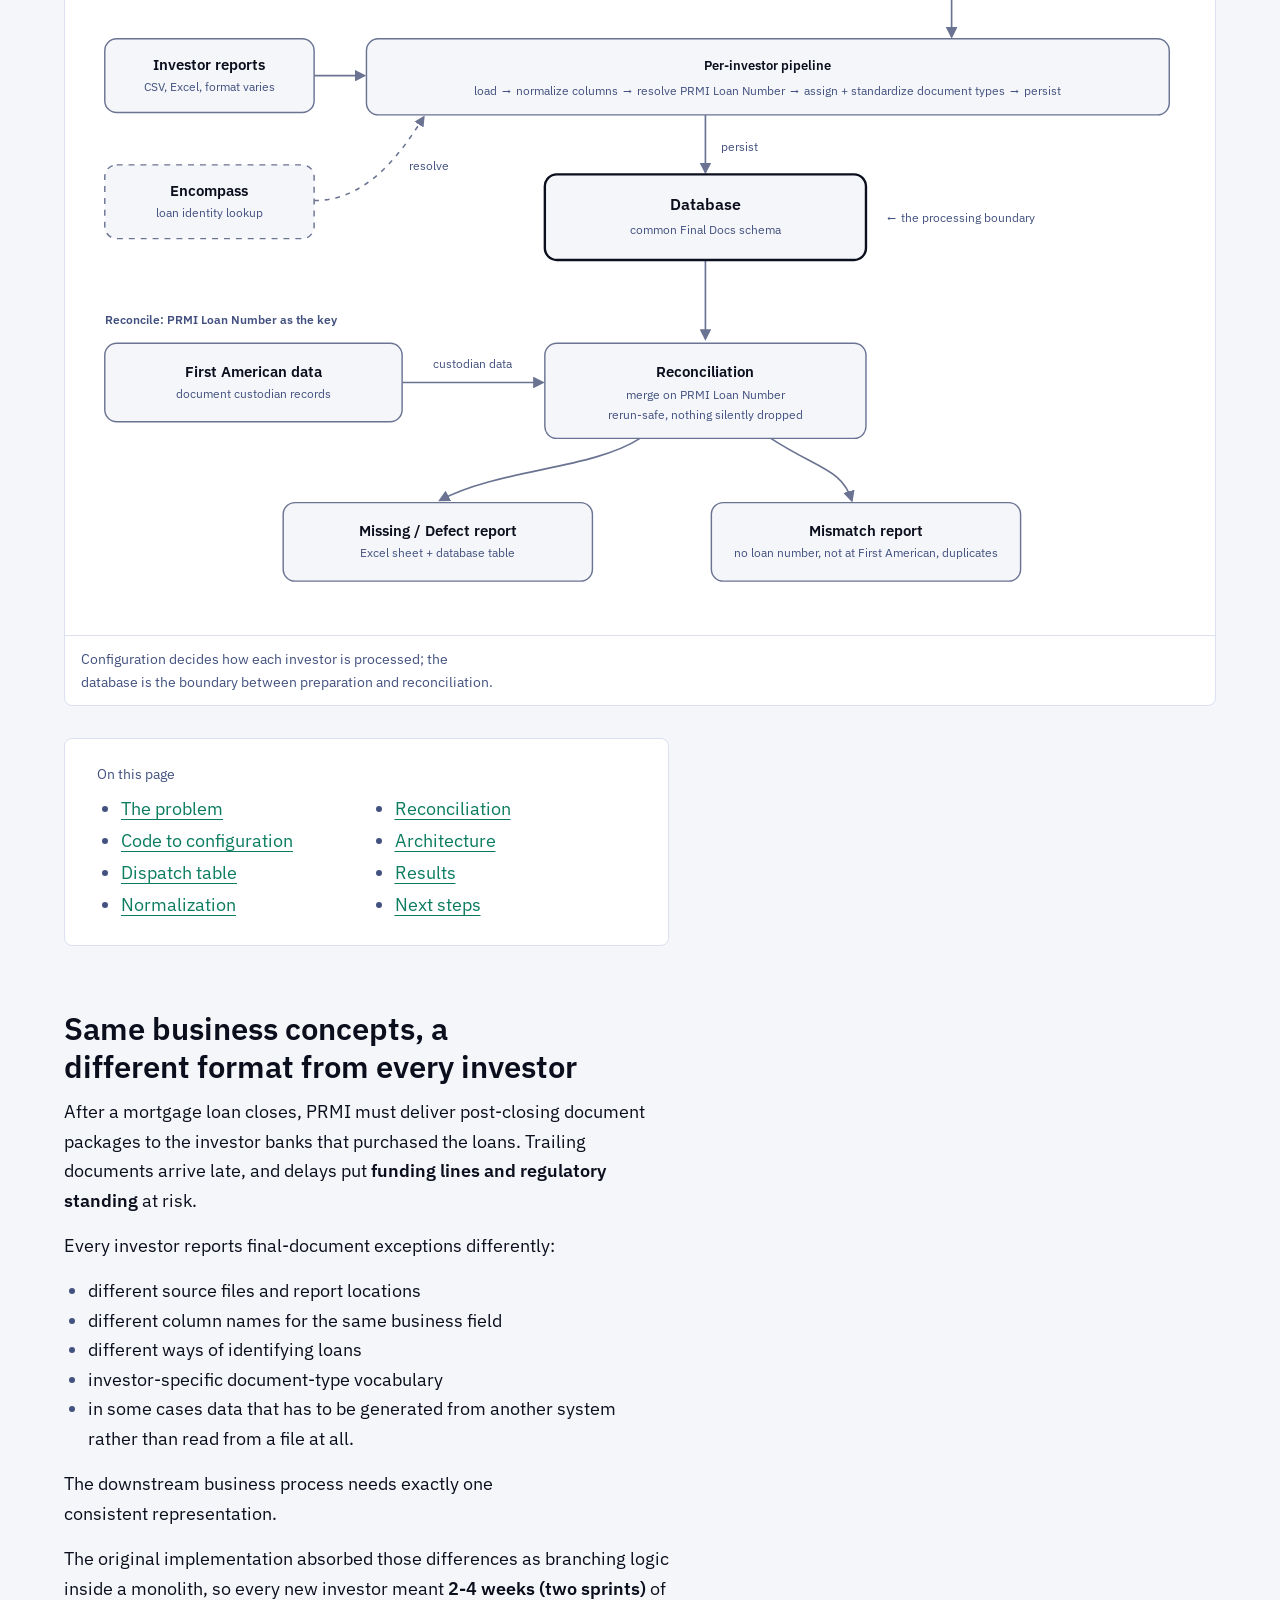
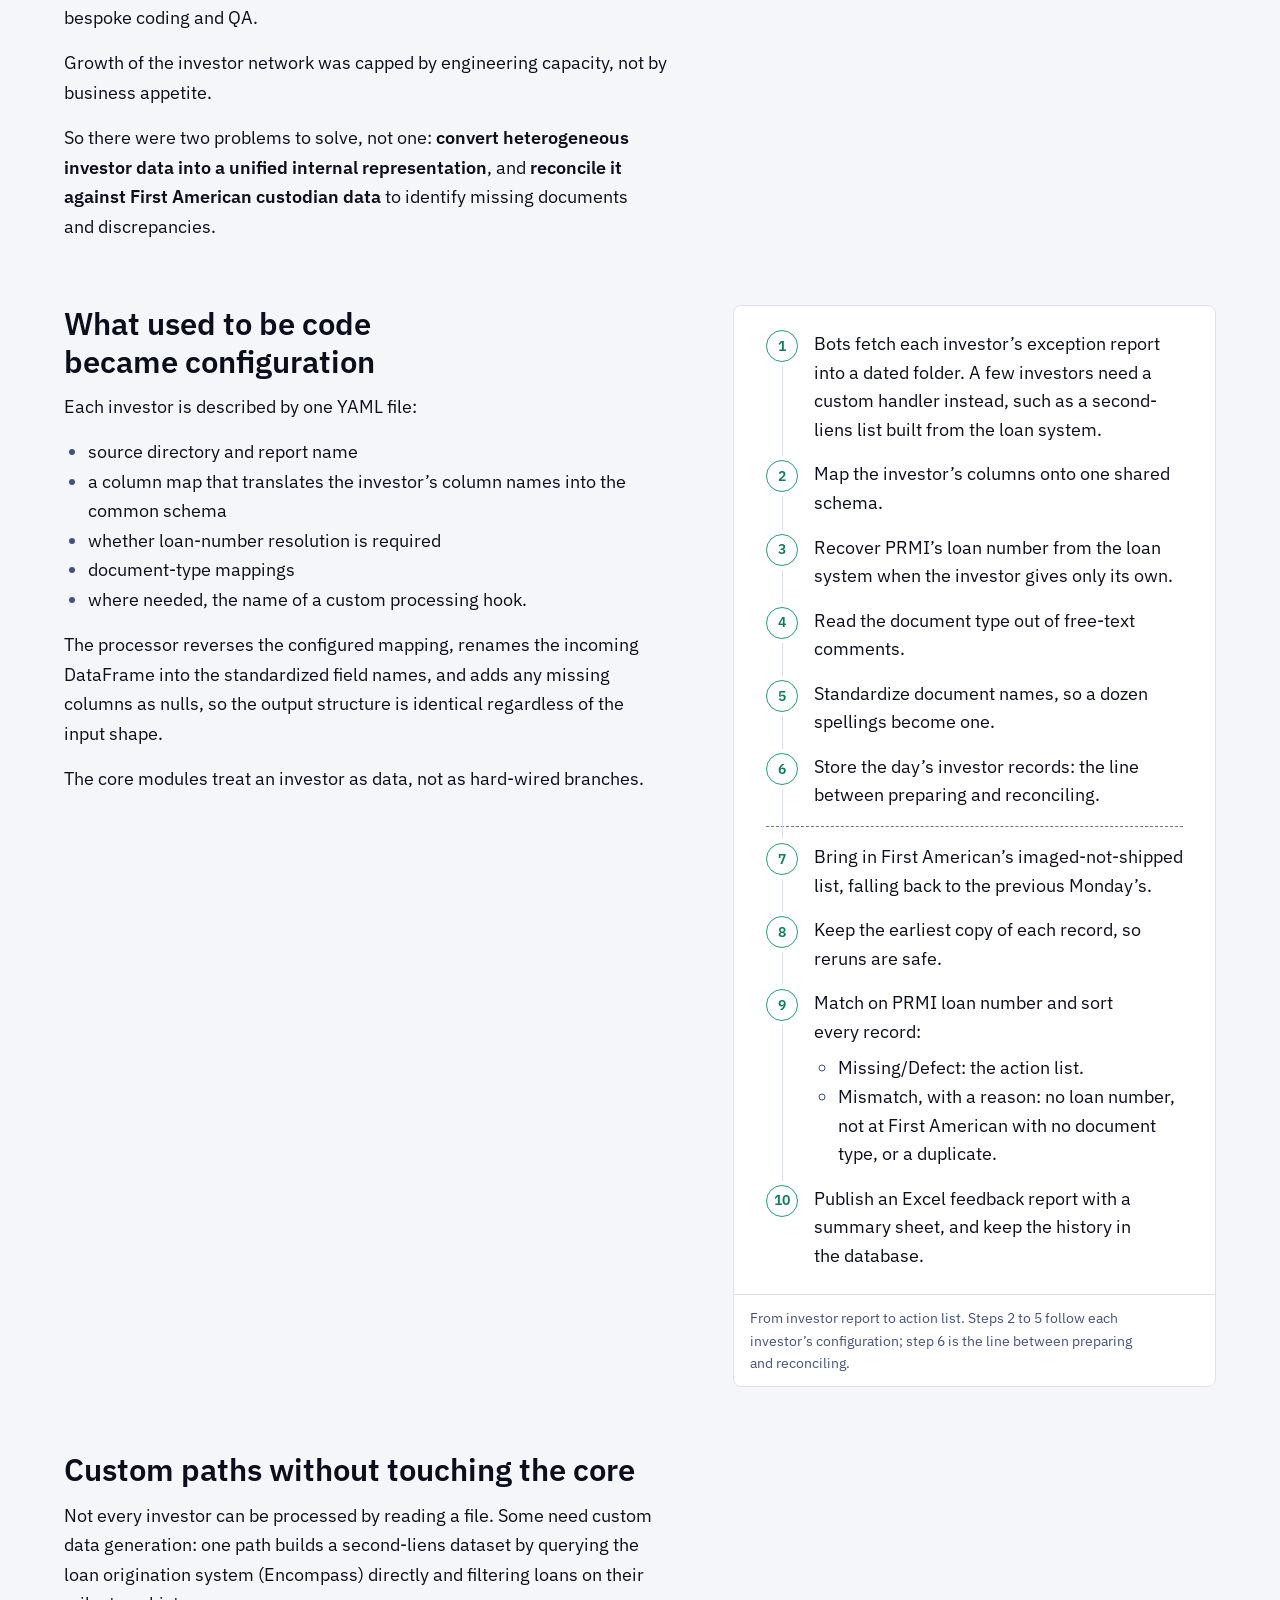
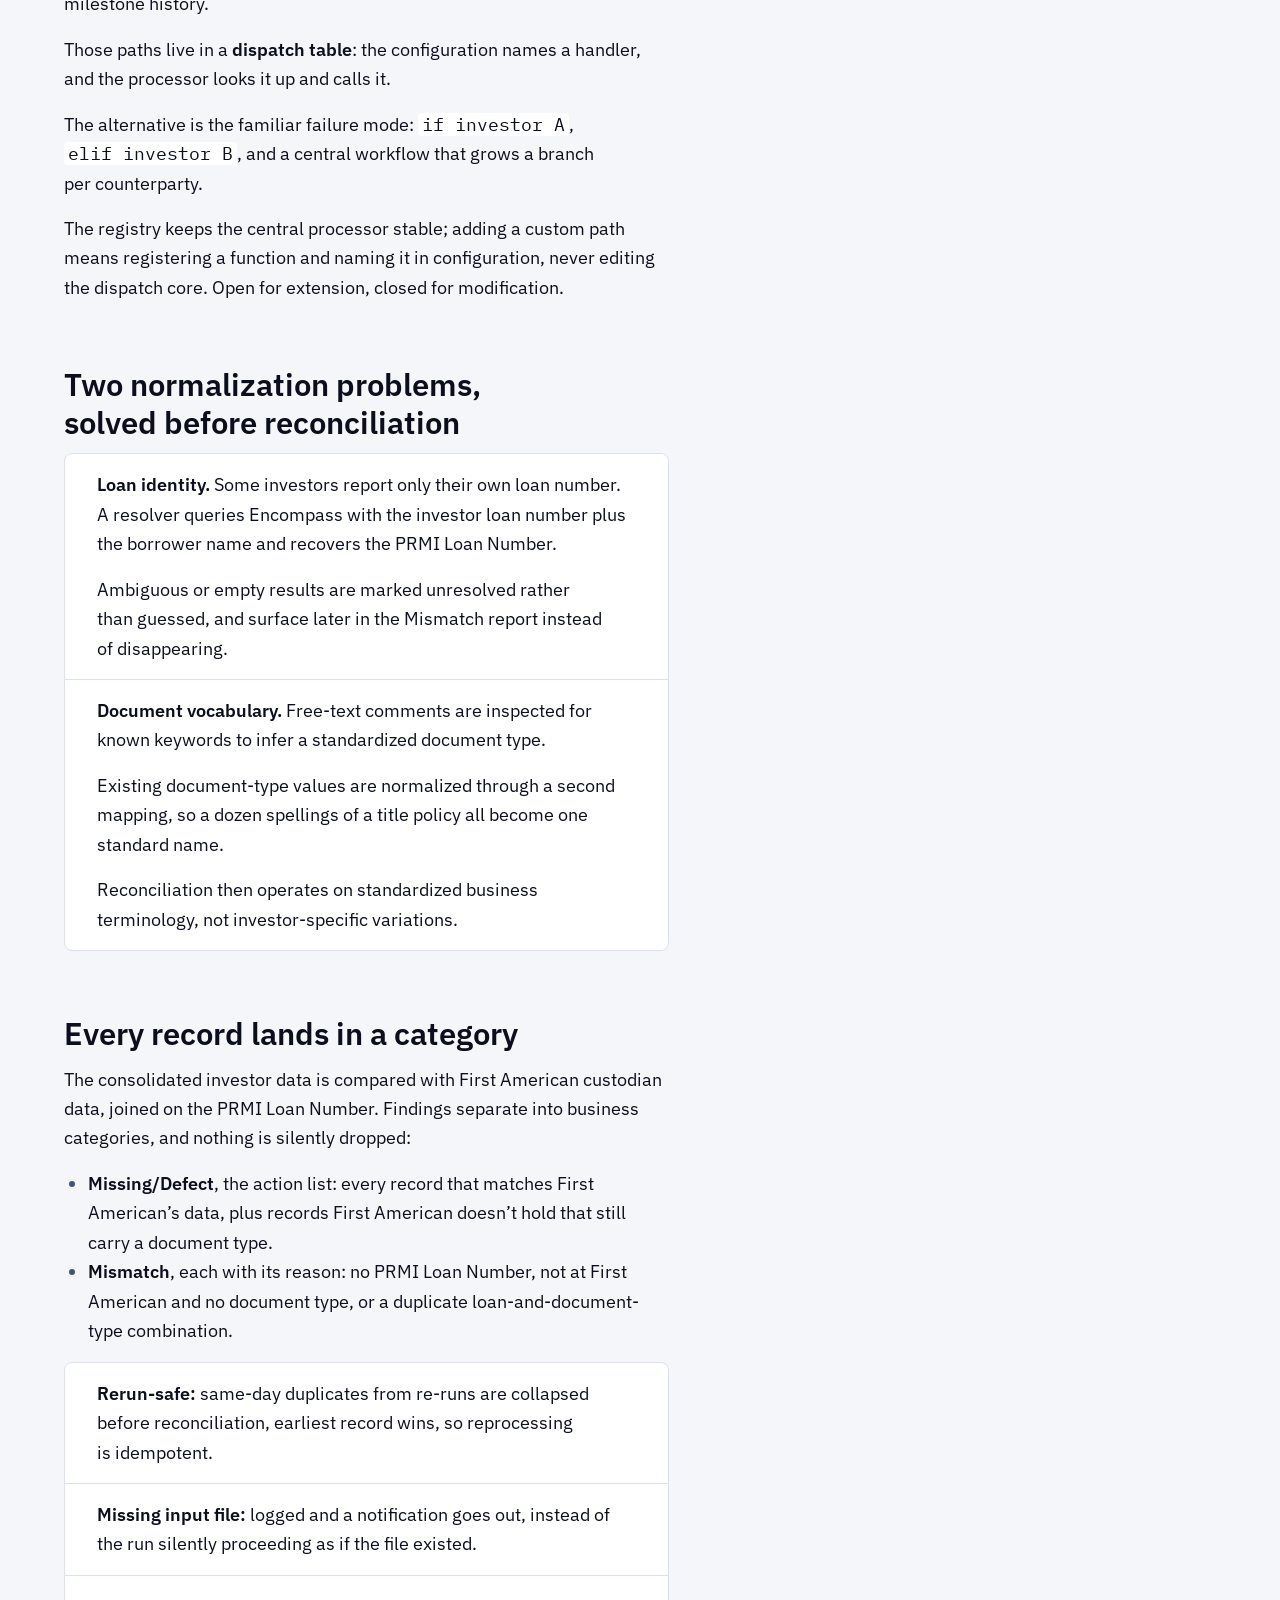
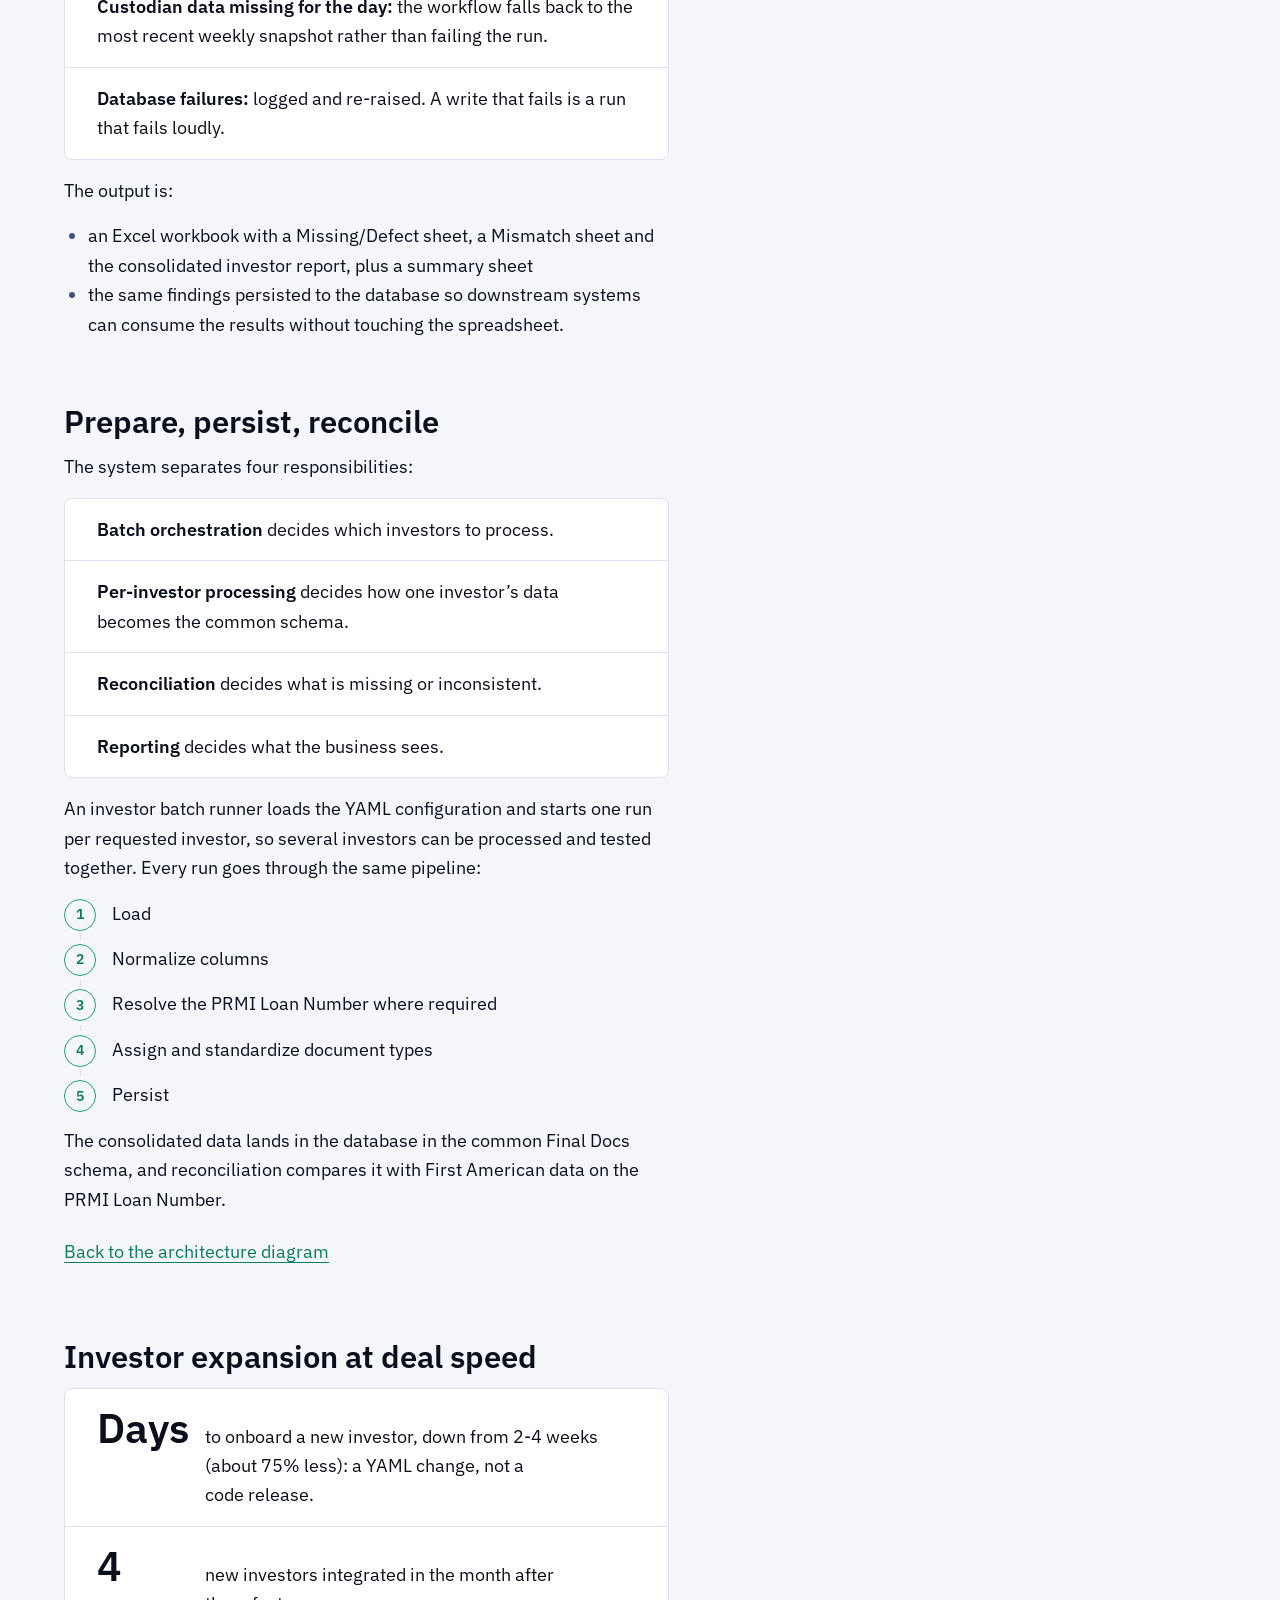
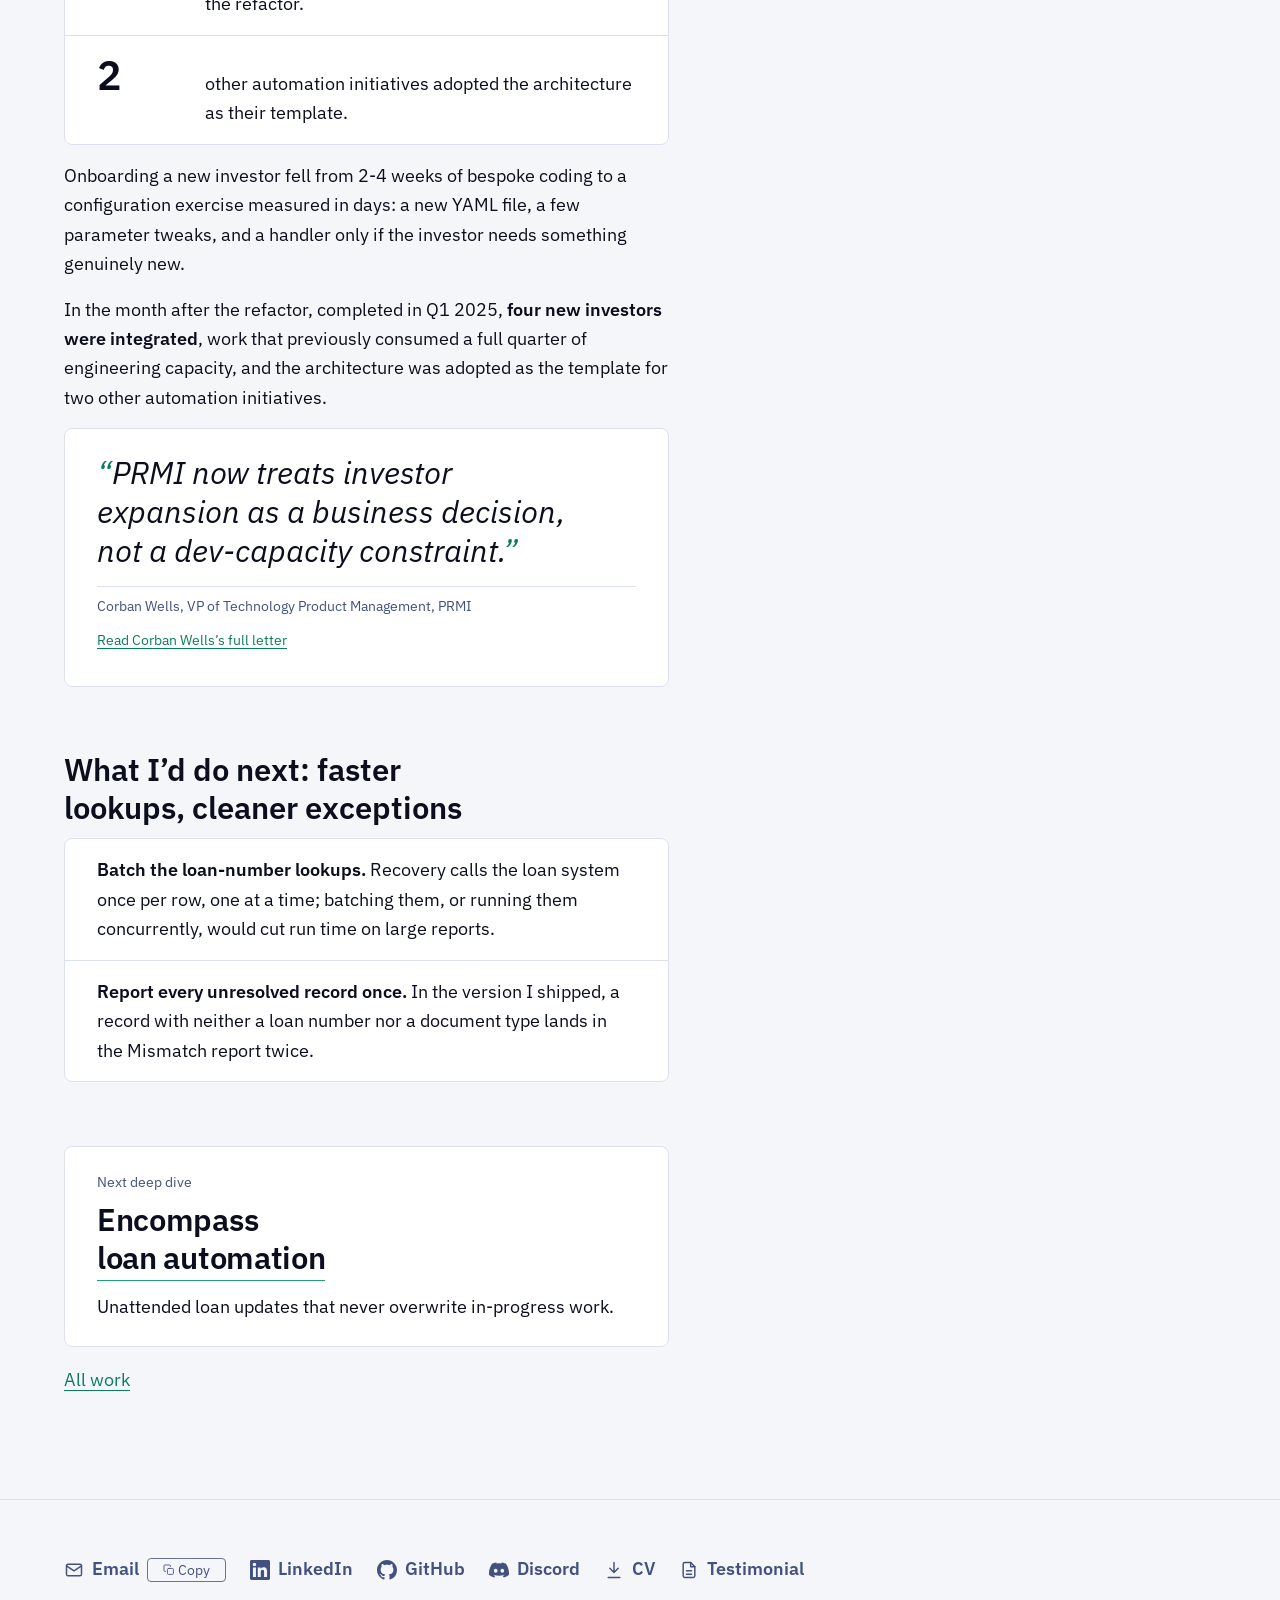
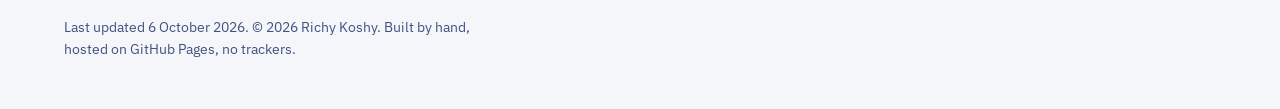
<file: final-docs.html>
<!DOCTYPE html>
<html lang="en">
<head>
<meta charset="UTF-8">
<meta name="viewport" content="width=device-width, initial-scale=1">
<script>document.documentElement.classList.add("js");try{var t=localStorage.getItem("theme");if(t==="light"||t==="dark")document.documentElement.dataset.theme=t}catch(e){}/* Skip the title morph when the title is off-screen on either page, so it never flies in from outside the viewport. */(function(){function g(e){if(!e.viewTransition)return;document.querySelectorAll(".project__name,.case-study__name").forEach(function(n){n.style.viewTransitionName="";var r=n.getBoundingClientRect();if(r.bottom<0||r.top>innerHeight)n.style.viewTransitionName="none"})}addEventListener("pageswap",g);addEventListener("pagereveal",g)})()</script>
<title>Final Docs deep dive: config-driven onboarding, Richy Koshy</title>
<meta name="description" content="Final Docs deep dive: how Richy Koshy rebuilt PRMI’s investor exception processing as YAML config, cutting new-investor onboarding from 2-4 weeks to days.">
<link rel="canonical" href="https://richie-rk.github.io/final-docs.html">
<meta property="og:type" content="article">
<meta property="og:site_name" content="Richy Koshy">
<meta property="og:title" content="Final Docs deep dive: config-driven onboarding, Richy Koshy">
<meta property="og:description" content="Final Docs deep dive: how Richy Koshy rebuilt PRMI’s investor exception processing as YAML config, cutting new-investor onboarding from 2-4 weeks to days.">
<meta property="og:url" content="https://richie-rk.github.io/final-docs.html">
<meta property="og:image" content="https://richie-rk.github.io/images/og-final-docs.png">
<meta property="og:image:width" content="1200">
<meta property="og:image:height" content="630">
<meta property="og:image:alt" content="Final Docs deep dive by Richy Koshy: treat an investor as data, not code.">
<meta name="twitter:card" content="summary_large_image">
<meta name="color-scheme" content="light dark">
<meta name="theme-color" content="#F5F6FA" media="(prefers-color-scheme: light)">
<meta name="theme-color" content="#0B0E1C" media="(prefers-color-scheme: dark)">
<link rel="icon" href="favicon.svg" type="image/svg+xml">
<link rel="apple-touch-icon" href="apple-touch-icon.png">
<link rel="preload" href="fonts/plex-sans.woff2" as="font" type="font/woff2" crossorigin>
<link rel="stylesheet" href="css/site.css">
<link rel="expect" href="#case-title" blocking="render">
<script src="js/site.js" defer></script>
</head>
<body>
<a class="skip-link" href="#main">Skip to content</a>

<header class="site-header">
  <div class="container site-header__inner">
    <a class="site-header__brand" href="index.html">Richy Koshy</a>
    <nav aria-label="Main">
      <ul class="site-nav__list">
        <li><a href="index.html#work" aria-current="true">Work</a></li>
        <li><a href="cv.html">CV</a></li>
        <li><a href="index.html#contact">Contact</a></li>
      </ul>
    </nav>
    <ul class="site-header__social" role="list">
      <li><a href="https://github.com/richie-rk" target="_blank" rel="noopener"><svg class="icon" aria-hidden="true" focusable="false"><use href="images/icons.svg#i-github"/></svg><span class="visually-hidden">GitHub (opens in a new tab)</span></a></li>
      <li><a href="https://linkedin.com/in/richy-koshy" target="_blank" rel="noopener"><svg class="icon" aria-hidden="true" focusable="false"><use href="images/icons.svg#i-linkedin"/></svg><span class="visually-hidden">LinkedIn (opens in a new tab)</span></a></li>
    </ul>
    <button class="theme-toggle" type="button" aria-pressed="false">
      <svg class="theme-toggle__moon" viewBox="0 0 24 24" aria-hidden="true" focusable="false"><path d="M20.5 14.2A8.5 8.5 0 0 1 9.8 3.5a8.5 8.5 0 1 0 10.7 10.7Z"/></svg><svg class="theme-toggle__sun" viewBox="0 0 24 24" aria-hidden="true" focusable="false"><circle cx="12" cy="12" r="4"/><path d="M12 2v2M12 20v2M4.93 4.93l1.41 1.41M17.66 17.66l1.41 1.41M2 12h2M20 12h2M4.93 19.07l1.41-1.41M17.66 6.34l1.41-1.41"/></svg>
      <span class="visually-hidden">Dark theme</span>
    </button>
  </div>
</header>

<main id="main">
<article class="case-study container" aria-labelledby="case-title">
  <header class="case-study__head">
    <h1 id="case-title" class="case-study__title"><span class="case-study__name case-study__name--final-docs">Final Docs</span><span class="visually-hidden">: </span><span class="case-study__claim">Treat an investor as data, not code.</span></h1>
    <p class="case-study__summary">Investors that buy PRMI’s loans need their final documents; First American ships them. Each investor reports exceptions its own way, and Final Docs reconciles them against First American’s records to show what is missing, where. I owned the architecture and build.</p>
    <dl class="case-study__overview card">
      <div><dt>Role</dt><dd>Architecture and build, end to end</dd></div>
      <div><dt>Team</dt><dd>With PRMI’s closing, compliance and development teams</dd></div>
      <div><dt>Impact</dt><dd>4 investors in one month; onboarding cut from <span class="nowrap">2-4 weeks</span> to days</dd></div>
      <div class="spec__stack"><dt>Stack</dt><dd><ul class="tags tags--muted" role="list"><li>Python</li><li>Pandas</li><li>SQLAlchemy</li><li>YAML config</li><li>OpenPyXL</li><li>Encompass API</li><li>Strategy pattern</li></ul></dd></div>
    </dl>
    <section class="case-study__brief card" aria-labelledby="brief-title">
      <h2 id="brief-title" class="visually-hidden">In brief</h2>
      <dl class="spec">
        <div><dt>Problem</dt><dd>Every new investor meant bespoke code, tests, a test environment in the loan system, UAT and a release: two sprints before its first report. Growth of the investor network was capped by engineering capacity, not by the business.</dd></div>
        <div><dt>Approach</dt><dd class="flow"><p>One reconciliation engine, with each investor described in YAML: where its report lives, how its columns map to a shared schema, and whether loan numbers need recovering.</p><p>The few investors that need custom logic name a registered handler instead of adding a branch.</p><p>All investors run through the same pipeline into one table, so several can be onboarded and tested together.</p></dd></div>
        <div><dt>Outcome</dt><dd class="flow"><p>Onboarding a new investor fell from 2 to 4 weeks to days, about 75% less.</p><p>Four new investors were integrated in the month after the refactor, work that previously took a full quarter of engineering capacity, and two other automation initiatives adopted the design as their template.</p></dd></div>
        <div><dt>Next</dt><dd>Batch the loan-number lookups instead of calling the loan system once per row, and report a record with neither a loan number nor a document type once, not twice.</dd></div>
      </dl>
    </section>
    <figure class="figure case-study__figure" id="diagram">
      <div class="figure__scroll" role="region" tabindex="0" aria-labelledby="architecture-caption">
      <svg viewBox="0 0 940 640" role="img" aria-label="Final Docs architecture: an investor batch runner reads YAML configuration and starts one run per investor; each run loads reports, normalizes columns, resolves the PRMI Loan Number via Encompass, standardizes document types and persists to the database; a reconciliation stage merges the consolidated data with First American custodian data on the PRMI Loan Number and produces Missing/Defect and Mismatch reports." class="diagram diagram--wide">
        <defs>
          <marker id="arr" viewBox="0 0 10 10" refX="8" refY="5" markerWidth="7" markerHeight="7" orient="auto-start-reverse">
            <path d="M0,0 L10,5 L0,10 z" class="diagram__arrow"/>
          </marker>
        </defs>

        <!-- lane labels -->
        <text x="20" y="26" font-size="10.5" class="diagram__lane">Prepare: configuration-driven</text>
        <text x="20" y="392" font-size="10.5" class="diagram__lane">Reconcile: PRMI Loan Number as the key</text>

        <!-- row 1 connectors -->
        <path d="M220 79 H265" stroke-width="1.4" marker-end="url(#arr)" class="diagram__edge"/>
        <text x="242" y="67" font-size="10.5" text-anchor="middle" class="diagram__label">config</text>
        <path d="M500 79 H545" stroke-width="1.4" marker-end="url(#arr)" class="diagram__edge"/>
        <text x="522" y="38" font-size="10.5" text-anchor="middle" class="diagram__label">1 per investor</text>

        <!-- processor down to pipeline strip -->
        <path d="M732 114 V150" stroke-width="1.4" marker-end="url(#arr)" class="diagram__edge"/>

        <!-- reports into strip -->
        <path d="M196 183 H238" stroke-width="1.4" marker-end="url(#arr)" class="diagram__edge"/>

        <!-- encompass dashed into strip -->
        <path d="M196 288 C240 288 268 250 288 218" stroke-width="1.3" marker-end="url(#arr)" class="diagram__edge diagram__edge--dashed"/>
        <text x="276" y="262" font-size="10.5" class="diagram__label">resolve</text>

        <!-- strip to DB -->
        <path d="M525 216 V264" stroke-width="1.4" marker-end="url(#arr)" class="diagram__edge"/>
        <text x="538" y="246" font-size="10.5" class="diagram__label">persist</text>

        <!-- DB to reconciler -->
        <path d="M525 338 V404" stroke-width="1.4" marker-end="url(#arr)" class="diagram__edge"/>

        <!-- First American to reconciler -->
        <path d="M270 441 H388" stroke-width="1.4" marker-end="url(#arr)" class="diagram__edge"/>
        <text x="329" y="429" font-size="10.5" text-anchor="middle" class="diagram__label">custodian data</text>

        <!-- reconciler fan to reports -->
        <path d="M470 488 C430 514 350 514 302 540" stroke-width="1.4" marker-end="url(#arr)" class="diagram__edge"/>
        <path d="M580 488 C620 514 640 514 648 540" stroke-width="1.4" marker-end="url(#arr)" class="diagram__edge"/>

        <!-- row 1 boxes -->
        <rect x="20" y="46" width="200" height="66" rx="10" stroke-width="1.2" class="diagram__node"/>
        <text x="120" y="74" font-size="13" text-anchor="middle" class="diagram__title">YAML configuration</text>
        <text x="120" y="92" font-size="10.5" text-anchor="middle" class="diagram__label">one file per investor</text>

        <rect x="265" y="46" width="235" height="66" rx="10" stroke-width="1.2" class="diagram__node"/>
        <text x="382" y="74" font-size="13" text-anchor="middle" class="diagram__title">Investor batch runner</text>
        <text x="382" y="92" font-size="10.5" text-anchor="middle" class="diagram__label">runs the requested investors together</text>

        <rect x="545" y="46" width="370" height="66" rx="10" stroke-width="1.2" class="diagram__node"/>
        <text x="732" y="74" font-size="13" text-anchor="middle" class="diagram__title">One run per investor</text>
        <text x="732" y="92" font-size="10.5" text-anchor="middle" class="diagram__label">same steps for every investor</text>

        <!-- reports box -->
        <rect x="20" y="152" width="176" height="62" rx="10" stroke-width="1.2" class="diagram__node"/>
        <text x="108" y="178" font-size="13" text-anchor="middle" class="diagram__title">Investor reports</text>
        <text x="108" y="196" font-size="10.5" text-anchor="middle" class="diagram__label">CSV, Excel, format varies</text>

        <!-- pipeline strip -->
        <rect x="240" y="152" width="675" height="64" rx="10" stroke-width="1.2" class="diagram__node"/>
        <text x="577" y="178" font-size="11" text-anchor="middle" class="diagram__title">Per-investor pipeline</text>
        <text x="577" y="199" font-size="10.5" text-anchor="middle" class="diagram__label">load &#8594; normalize columns &#8594; resolve PRMI Loan Number &#8594; assign + standardize document types &#8594; persist</text>

        <!-- encompass dashed box -->
        <rect x="20" y="258" width="176" height="62" rx="10" stroke-width="1.2" class="diagram__node diagram__node--external"/>
        <text x="108" y="284" font-size="13" text-anchor="middle" class="diagram__title">Encompass</text>
        <text x="108" y="302" font-size="10.5" text-anchor="middle" class="diagram__label">loan identity lookup</text>

        <!-- DB box -->
        <rect x="390" y="266" width="270" height="72" rx="10" stroke-width="1.3" class="diagram__node diagram__node--key"/>
        <text x="525" y="296" font-size="13.5" text-anchor="middle" class="diagram__title">Database</text>
        <text x="525" y="316" font-size="10.5" text-anchor="middle" class="diagram__label">common Final Docs schema</text>
        <text x="676" y="306" font-size="10.5" class="diagram__note">&#8592; the processing boundary</text>

        <!-- First American box -->
        <rect x="20" y="408" width="250" height="66" rx="10" stroke-width="1.2" class="diagram__node"/>
        <text x="145" y="436" font-size="13" text-anchor="middle" class="diagram__title">First American data</text>
        <text x="145" y="454" font-size="10.5" text-anchor="middle" class="diagram__label">document custodian records</text>

        <!-- reconciler box -->
        <rect x="390" y="408" width="270" height="80" rx="10" stroke-width="1.2" class="diagram__node"/>
        <text x="525" y="436" font-size="13" text-anchor="middle" class="diagram__title">Reconciliation</text>
        <text x="525" y="455" font-size="10.5" text-anchor="middle" class="diagram__label">merge on PRMI Loan Number</text>
        <text x="525" y="472" font-size="10.5" text-anchor="middle" class="diagram__label">rerun-safe, nothing silently dropped</text>

        <!-- report boxes -->
        <rect x="170" y="542" width="260" height="66" rx="10" stroke-width="1.2" class="diagram__node"/>
        <text x="300" y="570" font-size="13" text-anchor="middle" class="diagram__title">Missing / Defect report</text>
        <text x="300" y="588" font-size="10.5" text-anchor="middle" class="diagram__label">Excel sheet + database table</text>

        <rect x="530" y="542" width="260" height="66" rx="10" stroke-width="1.2" class="diagram__node"/>
        <text x="660" y="570" font-size="13" text-anchor="middle" class="diagram__title">Mismatch report</text>
        <text x="660" y="588" font-size="10.5" text-anchor="middle" class="diagram__label">no loan number, not at First American, duplicates</text>
      </svg>
      <svg viewBox="0 0 340 844" width="340" height="844" role="img" aria-label="Final Docs architecture: an investor batch runner reads YAML configuration and starts one run per investor; each run loads reports, normalizes columns, resolves the PRMI Loan Number via Encompass, standardizes document types and persists to the database; a reconciliation stage merges the consolidated data with First American custodian data on the PRMI Loan Number and produces Missing/Defect and Mismatch reports." class="diagram diagram--stacked">
        <defs>
          <marker id="arr-stacked" viewBox="0 0 10 10" refX="8" refY="5" markerWidth="7" markerHeight="7" orient="auto-start-reverse">
            <path d="M0,0 L10,5 L0,10 z" class="diagram__arrow"/>
          </marker>
        </defs>

        <!-- prepare -->
        <text x="8" y="16" font-size="12" class="diagram__lane">Prepare: configuration-driven</text>
        <path d="M170 80 V98" stroke-width="1.4" marker-end="url(#arr-stacked)" class="diagram__edge"/>
        <text x="180" y="93" font-size="12" class="diagram__label">config</text>
        <path d="M170 156 V174" stroke-width="1.4" marker-end="url(#arr-stacked)" class="diagram__edge"/>
        <text x="180" y="169" font-size="12" class="diagram__label">1 per investor</text>
        <path d="M170 232 V326" stroke-width="1.4" marker-end="url(#arr-stacked)" class="diagram__edge"/>
        <path d="M86 308 V326" stroke-width="1.4" marker-end="url(#arr-stacked)" class="diagram__edge"/>
        <path d="M254 308 V326" stroke-width="1.3" marker-end="url(#arr-stacked)" class="diagram__edge diagram__edge--dashed"/>
        <text x="264" y="321" font-size="12" class="diagram__label">resolve</text>
        <path d="M170 436 V458" stroke-width="1.4" marker-end="url(#arr-stacked)" class="diagram__edge"/>
        <text x="180" y="452" font-size="12" class="diagram__label">persist</text>

        <rect x="8" y="28" width="324" height="52" rx="10" stroke-width="1.2" class="diagram__node"/>
        <text x="170" y="50" font-size="14" text-anchor="middle" class="diagram__title">YAML configuration</text>
        <text x="170" y="68" font-size="12" text-anchor="middle" class="diagram__label">one file per investor</text>

        <rect x="8" y="104" width="324" height="52" rx="10" stroke-width="1.2" class="diagram__node"/>
        <text x="170" y="126" font-size="14" text-anchor="middle" class="diagram__title">Investor batch runner</text>
        <text x="170" y="144" font-size="12" text-anchor="middle" class="diagram__label">runs the requested investors together</text>

        <rect x="8" y="180" width="324" height="52" rx="10" stroke-width="1.2" class="diagram__node"/>
        <text x="170" y="202" font-size="14" text-anchor="middle" class="diagram__title">One run per investor</text>
        <text x="170" y="220" font-size="12" text-anchor="middle" class="diagram__label">same steps for every investor</text>

        <rect x="8" y="256" width="156" height="52" rx="10" stroke-width="1.2" class="diagram__node"/>
        <text x="86" y="278" font-size="13" text-anchor="middle" class="diagram__title">Investor reports</text>
        <text x="86" y="296" font-size="11" text-anchor="middle" class="diagram__label">CSV, Excel, format varies</text>

        <rect x="176" y="256" width="156" height="52" rx="10" stroke-width="1.2" class="diagram__node diagram__node--external"/>
        <text x="254" y="278" font-size="13" text-anchor="middle" class="diagram__title">Encompass</text>
        <text x="254" y="296" font-size="11" text-anchor="middle" class="diagram__label">loan identity lookup</text>

        <rect x="8" y="332" width="324" height="104" rx="10" stroke-width="1.2" class="diagram__node"/>
        <text x="170" y="354" font-size="14" text-anchor="middle" class="diagram__title">Per-investor pipeline</text>
        <text x="170" y="374" font-size="12" text-anchor="middle" class="diagram__label">load &#8594; normalize columns</text>
        <text x="170" y="390" font-size="12" text-anchor="middle" class="diagram__label">&#8594; resolve PRMI Loan Number</text>
        <text x="170" y="406" font-size="12" text-anchor="middle" class="diagram__label">&#8594; assign + standardize document types</text>
        <text x="170" y="422" font-size="12" text-anchor="middle" class="diagram__label">&#8594; persist</text>

        <rect x="8" y="464" width="324" height="72" rx="10" stroke-width="1.3" class="diagram__node diagram__node--key"/>
        <text x="170" y="488" font-size="14" text-anchor="middle" class="diagram__title">Database</text>
        <text x="170" y="506" font-size="12" text-anchor="middle" class="diagram__label">common Final Docs schema</text>
        <text x="170" y="522" font-size="12" text-anchor="middle" class="diagram__note">the processing boundary</text>

        <!-- reconcile -->
        <text x="8" y="568" font-size="12" class="diagram__lane">Reconcile: PRMI Loan Number</text>
        <path d="M254 536 V650" stroke-width="1.4" marker-end="url(#arr-stacked)" class="diagram__edge"/>
        <path d="M86 632 V650" stroke-width="1.4" marker-end="url(#arr-stacked)" class="diagram__edge"/>
        <text x="96" y="645" font-size="12" class="diagram__label">custodian data</text>
        <path d="M86 726 V744" stroke-width="1.4" marker-end="url(#arr-stacked)" class="diagram__edge"/>
        <path d="M254 726 V744" stroke-width="1.4" marker-end="url(#arr-stacked)" class="diagram__edge"/>

        <rect x="8" y="580" width="156" height="52" rx="10" stroke-width="1.2" class="diagram__node"/>
        <text x="86" y="602" font-size="13" text-anchor="middle" class="diagram__title">First American data</text>
        <text x="86" y="620" font-size="11" text-anchor="middle" class="diagram__label">custodian records</text>

        <rect x="8" y="656" width="324" height="70" rx="10" stroke-width="1.2" class="diagram__node"/>
        <text x="170" y="680" font-size="14" text-anchor="middle" class="diagram__title">Reconciliation</text>
        <text x="170" y="698" font-size="12" text-anchor="middle" class="diagram__label">merge on PRMI Loan Number</text>
        <text x="170" y="714" font-size="12" text-anchor="middle" class="diagram__label">rerun-safe, nothing silently dropped</text>

        <rect x="8" y="750" width="156" height="86" rx="10" stroke-width="1.2" class="diagram__node"/>
        <text x="86" y="772" font-size="13" text-anchor="middle" class="diagram__title">Missing / Defect report</text>
        <text x="86" y="790" font-size="11" text-anchor="middle" class="diagram__label">Excel sheet +</text>
        <text x="86" y="805" font-size="11" text-anchor="middle" class="diagram__label">database table</text>

        <rect x="176" y="750" width="156" height="86" rx="10" stroke-width="1.2" class="diagram__node"/>
        <text x="254" y="772" font-size="13" text-anchor="middle" class="diagram__title">Mismatch report</text>
        <text x="254" y="790" font-size="11" text-anchor="middle" class="diagram__label">no loan number,</text>
        <text x="254" y="805" font-size="11" text-anchor="middle" class="diagram__label">not at First American,</text>
        <text x="254" y="820" font-size="11" text-anchor="middle" class="diagram__label">duplicates</text>
      </svg>
      </div>
      <figcaption id="architecture-caption">Configuration decides how each investor is processed; the database is the boundary between preparation and reconciliation.</figcaption>
    </figure>
    <nav class="toc card" aria-label="On this page">
      <p class="toc__title">On this page</p>
      <ul>
        <li><a href="#problem">The problem</a></li>
        <li><a href="#configuration">Code to configuration</a></li>
        <li><a href="#dispatch">Dispatch table</a></li>
        <li><a href="#normalization">Normalization</a></li>
        <li><a href="#reconciliation">Reconciliation</a></li>
        <li><a href="#architecture">Architecture</a></li>
        <li><a href="#results">Results</a></li>
        <li><a href="#next">Next steps</a></li>
      </ul>
    </nav>
  </header>

  <section id="problem" class="case-study__section prose" aria-labelledby="problem-title">
    <h2 id="problem-title">Same business concepts, a different format from every investor</h2>
    <p>After a mortgage loan closes, PRMI must deliver post-closing document packages to the investor banks that purchased the loans. Trailing documents arrive late, and delays put <strong>funding lines and regulatory standing</strong> at risk.</p>
    <p>Every investor reports final-document exceptions differently:</p>
    <ul>
      <li>different source files and report locations</li>
      <li>different column names for the same business field</li>
      <li>different ways of identifying loans</li>
      <li>investor-specific document-type vocabulary</li>
      <li>in some cases data that has to be generated from another system rather than read from a file at all.</li>
    </ul>
    <p>The downstream business process needs exactly one consistent representation.</p>
    <p>The original implementation absorbed those differences as branching logic inside a monolith, so every new investor meant <strong><span class="nowrap">2-4 weeks</span> (two sprints)</strong> of bespoke coding and QA.</p>
    <p>Growth of the investor network was capped by engineering capacity, not by business appetite.</p>
    <p>So there were two problems to solve, not one: <strong>convert heterogeneous investor data into a unified internal representation</strong>, and <strong>reconcile it against First American custodian data</strong> to identify missing documents and discrepancies.</p>
  </section>

  <section id="configuration" class="case-study__section case-study__aside" aria-labelledby="configuration-title">
    <div class="prose">
      <h2 id="configuration-title">What used to be code became configuration</h2>
      <p>Each investor is described by one YAML file:</p>
      <ul>
        <li>source directory and report name</li>
        <li>a column map that translates the investor’s column names into the common schema</li>
        <li>whether loan-number resolution is required</li>
        <li>document-type mappings</li>
        <li>where needed, the name of a custom processing hook.</li>
      </ul>
      <p>The processor reverses the configured mapping, renames the incoming DataFrame into the standardized field names, and adds any missing columns as nulls, so the output structure is identical regardless of the input shape.</p>
      <p>The core modules treat an investor as data, not as hard-wired branches.</p>
    </div>
    <figure class="figure flow-figure">
      <ol class="steps flow-steps" role="list">
        <li>Bots fetch each investor’s exception report into a dated folder. A few investors need a custom handler instead, such as a second-liens list built from the loan system.</li>
        <li>Map the investor’s columns onto one shared schema.</li>
        <li>Recover PRMI’s loan number from the loan system when the investor gives only its own.</li>
        <li>Read the document type out of free-text comments.</li>
        <li>Standardize document names, so a dozen spellings become one.</li>
        <li class="flow-steps__boundary">Store the day’s investor records: the line between preparing and reconciling.</li>
        <li>Bring in First American’s imaged-not-shipped list, falling back to the previous Monday’s.</li>
        <li>Keep the earliest copy of each record, so reruns are safe.</li>
        <li>Match on PRMI loan number and sort every record:
          <ul>
            <li>Missing/Defect: the action list.</li>
            <li>Mismatch, with a reason: no loan number, not at First American with no document type, or a duplicate.</li>
          </ul>
        </li>
        <li>Publish an Excel feedback report with a summary sheet, and keep the history in the database.</li>
      </ol>
      <figcaption>From investor report to action list. Steps 2 to 5 follow each investor’s configuration; step 6 is the line between preparing and reconciling.</figcaption>
    </figure>
  </section>

  <section id="dispatch" class="case-study__section prose" aria-labelledby="dispatch-title">
    <h2 id="dispatch-title">Custom paths without touching the core</h2>
    <p>Not every investor can be processed by reading a file. Some need custom data generation: one path builds a second-liens dataset by querying the loan origination system (Encompass) directly and filtering loans on their milestone history.</p>
    <p>Those paths live in a <strong>dispatch table</strong>: the configuration names a handler, and the processor looks it up and calls it.</p>
    <p>The alternative is the familiar failure mode: <code>if investor A</code>, <code>elif investor B</code>, and a central workflow that grows a branch per counterparty.</p>
    <p>The registry keeps the central processor stable; adding a custom path means registering a function and naming it in configuration, never editing the dispatch core. Open for extension, closed for modification.</p>
  </section>

  <section id="normalization" class="case-study__section prose" aria-labelledby="normalization-title">
    <h2 id="normalization-title">Two normalization problems, solved before reconciliation</h2>
    <ul class="card card--list" role="list">
      <li class="flow">
        <p><b>Loan identity.</b> Some investors report only their own loan number. A resolver queries Encompass with the investor loan number plus the borrower name and recovers the PRMI Loan Number.</p>
        <p>Ambiguous or empty results are marked unresolved rather than guessed, and surface later in the Mismatch report instead of disappearing.</p>
      </li>
      <li class="flow">
        <p><b>Document vocabulary.</b> Free-text comments are inspected for known keywords to infer a standardized document type.</p>
        <p>Existing document-type values are normalized through a second mapping, so a dozen spellings of a title policy all become one standard name.</p>
        <p>Reconciliation then operates on standardized business terminology, not investor-specific variations.</p>
      </li>
    </ul>
  </section>

  <section id="reconciliation" class="case-study__section prose" aria-labelledby="reconciliation-title">
    <h2 id="reconciliation-title">Every record lands in a category</h2>
    <p>The consolidated investor data is compared with First American custodian data, joined on the PRMI Loan Number. Findings separate into business categories, and nothing is silently dropped:</p>
    <ul>
      <li><strong>Missing/Defect</strong>, the action list: every record that matches First American’s data, plus records First American doesn’t hold that still carry a document type.</li>
      <li><strong>Mismatch</strong>, each with its reason: no PRMI Loan Number, not at First American and no document type, or a duplicate loan-and-document-type combination.</li>
    </ul>
    <ul class="card card--list" role="list">
      <li><b>Rerun-safe:</b> same-day duplicates from re-runs are collapsed before reconciliation, earliest record wins, so reprocessing is idempotent.</li>
      <li><b>Missing input file:</b> logged and a notification goes out, instead of the run silently proceeding as if the file existed.</li>
      <li><b>Custodian data missing for the day:</b> the workflow falls back to the most recent weekly snapshot rather than failing the run.</li>
      <li><b>Database failures:</b> logged and re-raised. A write that fails is a run that fails loudly.</li>
    </ul>
    <p>The output is:</p>
    <ul>
      <li>an Excel workbook with a Missing/Defect sheet, a Mismatch sheet and the consolidated investor report, plus a summary sheet</li>
      <li>the same findings persisted to the database so downstream systems can consume the results without touching the spreadsheet.</li>
    </ul>
  </section>

  <section id="architecture" class="case-study__section prose" aria-labelledby="architecture-title">
    <h2 id="architecture-title">Prepare, persist, reconcile</h2>
    <p>The system separates four responsibilities:</p>
    <ul class="card card--list" role="list">
      <li><strong>Batch orchestration</strong> decides which investors to process.</li>
      <li><strong>Per-investor processing</strong> decides how one investor’s data becomes the common schema.</li>
      <li><strong>Reconciliation</strong> decides what is missing or inconsistent.</li>
      <li><strong>Reporting</strong> decides what the business sees.</li>
    </ul>
    <p>An investor batch runner loads the YAML configuration and starts one run per requested investor, so several investors can be processed and tested together. Every run goes through the same pipeline:</p>
    <ol class="steps" role="list">
      <li>Load</li>
      <li>Normalize columns</li>
      <li>Resolve the PRMI Loan Number where required</li>
      <li>Assign and standardize document types</li>
      <li>Persist</li>
    </ol>
    <p>The consolidated data lands in the database in the common Final Docs schema, and reconciliation compares it with First American data on the PRMI Loan Number.</p>
    <ul class="inline-links" role="list">
      <li><a href="#diagram">Back to the architecture diagram</a></li>
    </ul>
  </section>

  <section id="results" class="case-study__section prose" aria-labelledby="results-title">
    <h2 id="results-title">Investor expansion at deal speed</h2>
    <ul class="stats card card--list" role="list">
      <li><span class="stats__value">Days</span> <span class="stats__label">to onboard a new investor, down from <span class="nowrap">2-4 weeks</span> (about 75% less): a YAML change, not a code release.</span></li>
      <li><span class="stats__value">4</span> <span class="stats__label">new investors integrated in the month after the refactor.</span></li>
      <li><span class="stats__value">2</span> <span class="stats__label">other automation initiatives adopted the architecture as their template.</span></li>
    </ul>
    <p>Onboarding a new investor fell from <span class="nowrap">2-4 weeks</span> of bespoke coding to a configuration exercise measured in days: a new YAML file, a few parameter tweaks, and a handler only if the investor needs something genuinely new.</p>
    <p>In the month after the refactor, completed in <span class="nowrap">Q1 2025</span>, <strong>four new investors were integrated</strong>, work that previously consumed a full quarter of engineering capacity, and the architecture was adopted as the template for two other automation initiatives.</p>
    <figure class="quote quote--pull card">
      <blockquote><p><span class="quote__mark">“</span>PRMI now treats investor expansion as a business decision, not a dev-capacity constraint.<span class="quote__mark">”</span></p></blockquote>
      <figcaption>Corban Wells, VP of Technology Product Management, PRMI<br><a class="quote__link" href="letter.html">Read Corban Wells’s full letter</a></figcaption>
    </figure>
  </section>

  <section id="next" class="case-study__section prose" aria-labelledby="next-title">
    <h2 id="next-title">What I’d do next: faster lookups, cleaner exceptions</h2>
    <ul class="card card--list" role="list">
      <li><b>Batch the loan-number lookups.</b> Recovery calls the loan system once per row, one at a time; batching them, or running them concurrently, would cut run time on large reports.</li>
      <li><b>Report every unresolved record once.</b> In the version I shipped, a record with neither a loan number nor a document type lands in the Mismatch report twice.</li>
    </ul>
  </section>

  <footer class="case-study__end">
    <nav class="case-study__end-nav" aria-label="More work">
      <a class="next-card card" href="encompass-automation.html"><span class="next-card__label">Next deep dive<span class="visually-hidden">:</span></span> <span class="project__name project__name--encompass">Encompass<br>loan automation</span><span class="visually-hidden">.</span> <span class="next-card__claim">Unattended loan updates that never overwrite in-progress work.</span></a>
      <ul class="inline-links" role="list">
        <li><a href="index.html#work">All work</a></li>
      </ul>
    </nav>
  </footer>
</article>
</main>

<footer class="site-footer">
  <div class="container site-footer__inner">
    <ul class="site-footer__links" role="list">
      <li><a class="contact-link contact-link--muted email-copy" href="mailto:richycode.dev@gmail.com" data-copy="richycode.dev@gmail.com"><svg class="icon" aria-hidden="true" focusable="false"><use href="images/icons.svg#i-mail"/></svg><span class="contact-link__label">Email</span><span class="email-copy__action" aria-hidden="true"><svg class="copy-icon" aria-hidden="true" focusable="false"><use href="images/icons.svg#i-copy"/></svg><svg class="copy-icon copy-icon--done" aria-hidden="true" focusable="false"><use href="images/icons.svg#i-check"/></svg><span class="copy-label">Copy</span></span></a></li>
      <li><a class="contact-link contact-link--muted" href="https://linkedin.com/in/richy-koshy" target="_blank" rel="noopener noreferrer"><svg class="icon" aria-hidden="true" focusable="false"><use href="images/icons.svg#i-linkedin"/></svg><span class="contact-link__label">LinkedIn</span><span class="visually-hidden"> (opens in a new tab)</span></a></li>
      <li><a class="contact-link contact-link--muted" href="https://github.com/richie-rk" target="_blank" rel="noopener noreferrer"><svg class="icon" aria-hidden="true" focusable="false"><use href="images/icons.svg#i-github"/></svg><span class="contact-link__label">GitHub</span><span class="visually-hidden"> (opens in a new tab)</span></a></li>
      <li><a class="contact-link contact-link--muted" href="https://discord.com/users/1087427486054371399" target="_blank" rel="noopener noreferrer"><svg class="icon" aria-hidden="true" focusable="false"><use href="images/icons.svg#i-discord"/></svg><span class="contact-link__label">Discord</span><span class="visually-hidden"> (opens in a new tab)</span></a></li>
      <li><a class="contact-link contact-link--muted" href="Richy_Koshy_CV.pdf" download><svg class="icon" aria-hidden="true" focusable="false"><use href="images/icons.svg#i-download"/></svg><span class="contact-link__label">CV</span><span class="visually-hidden"> (PDF)</span></a></li>
      <li><a class="contact-link contact-link--muted" href="letter.html"><svg class="icon" aria-hidden="true" focusable="false"><use href="images/icons.svg#i-letter"/></svg><span class="contact-link__label">Testimonial</span></a></li>
    </ul>
    <p class="site-footer__meta">Last updated 6 October 2026. &copy; 2026 Richy Koshy. Built by hand, hosted on GitHub Pages, no trackers.</p>
  </div>
</footer>
</body>
</html>
</file>
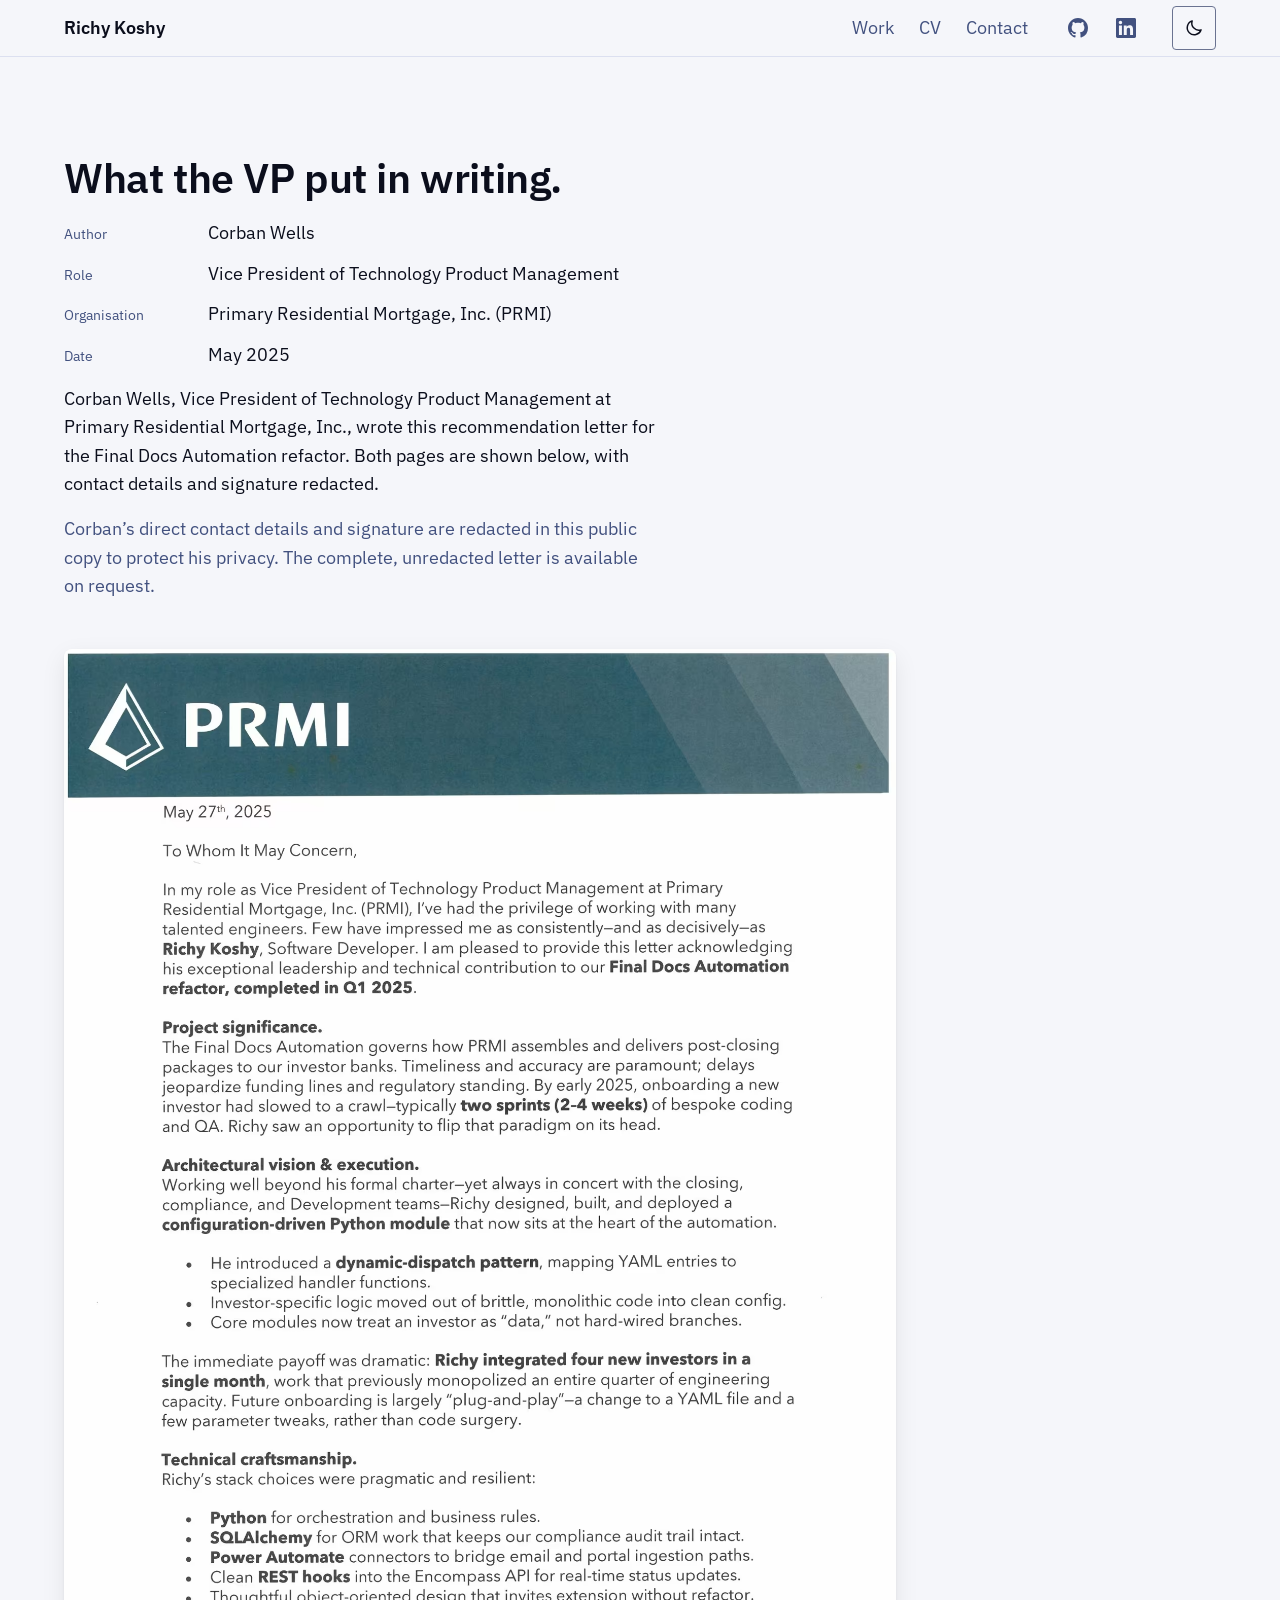
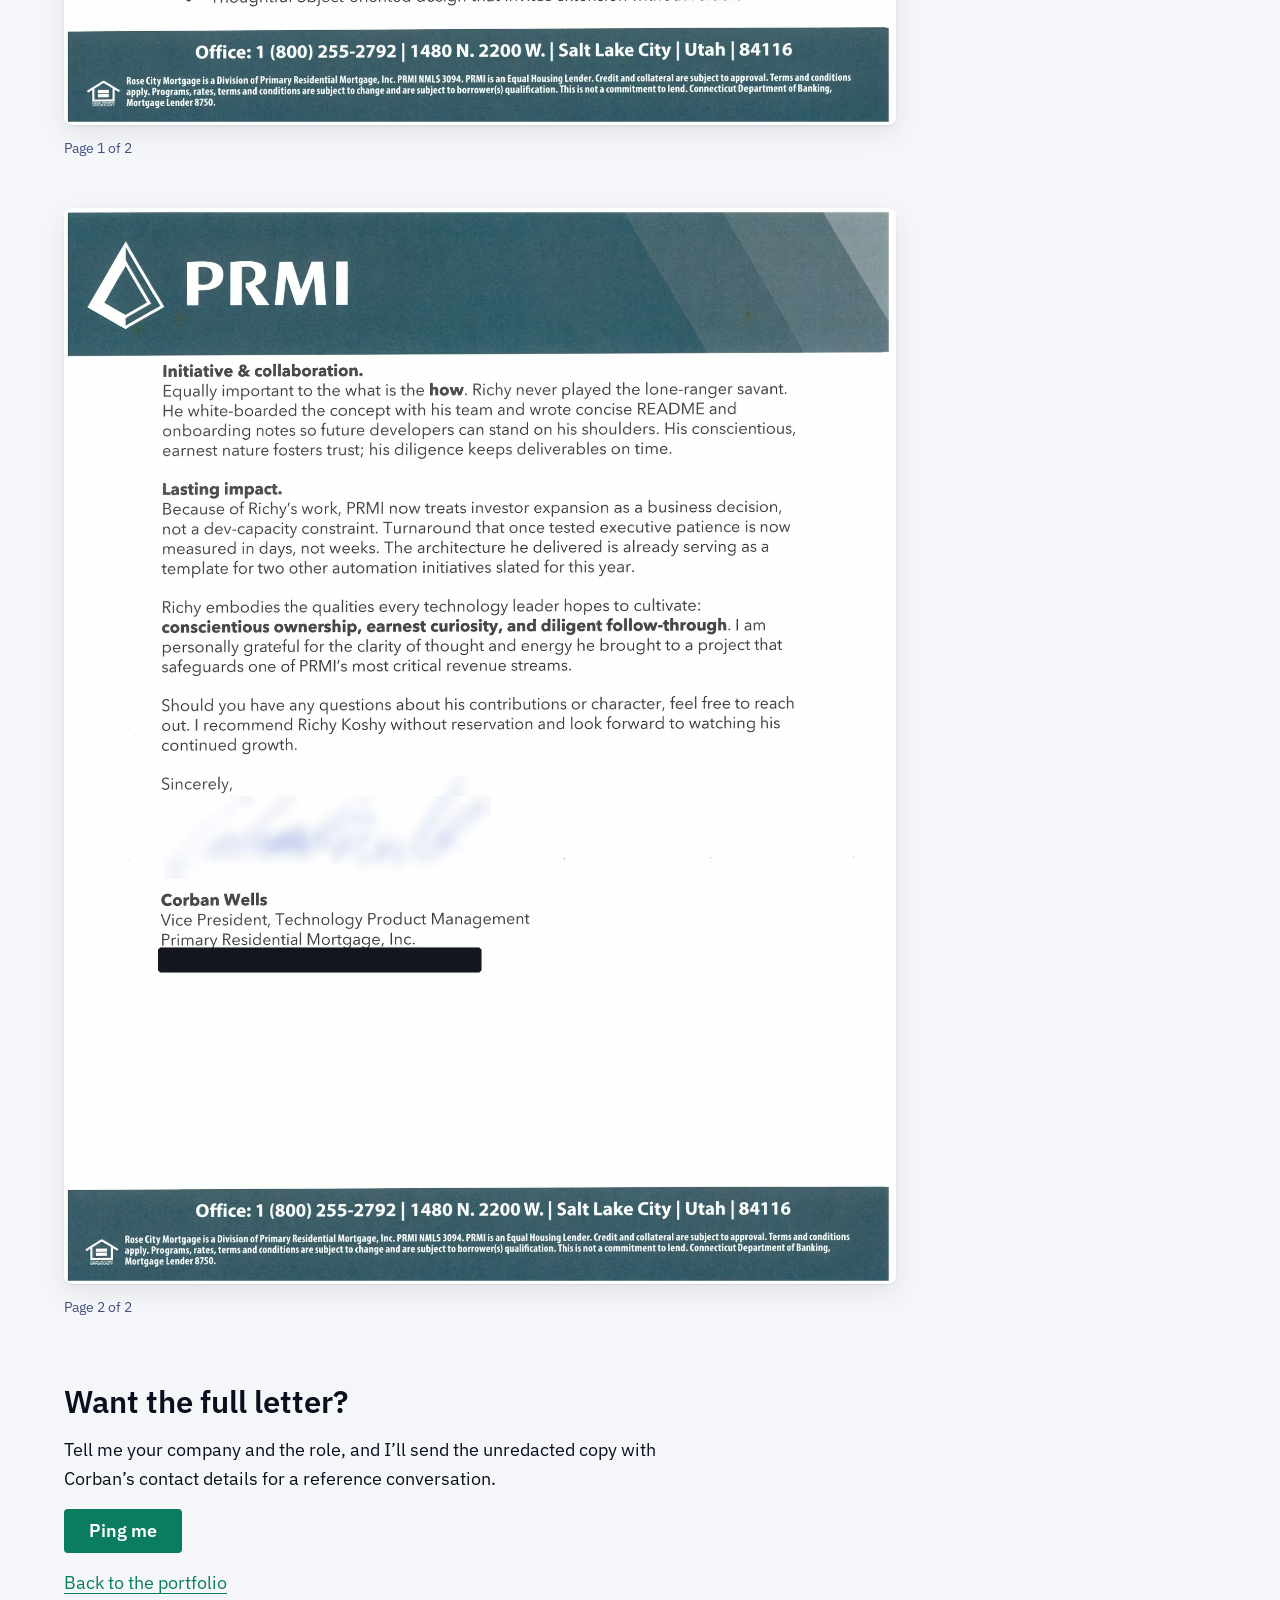
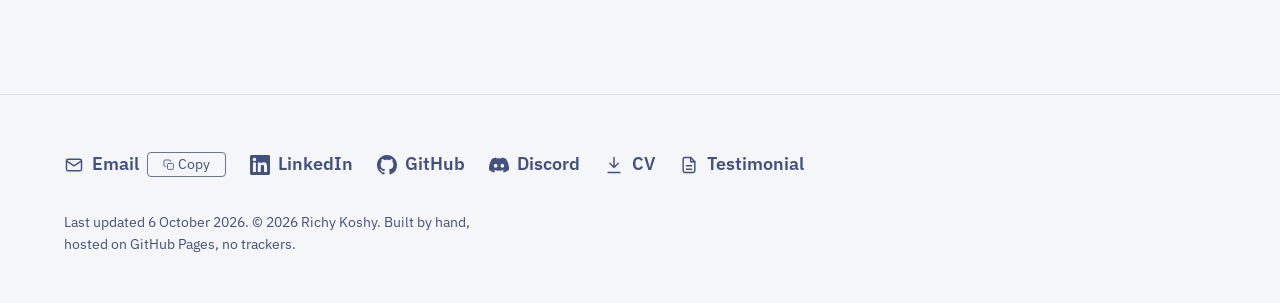
<file: letter.html>
<!DOCTYPE html>
<html lang="en">
<head>
<meta charset="UTF-8">
<meta name="viewport" content="width=device-width, initial-scale=1">
<script>document.documentElement.classList.add("js");try{var t=localStorage.getItem("theme");if(t==="light"||t==="dark")document.documentElement.dataset.theme=t}catch(e){}/* Skip the title morph when the title is off-screen on either page, so it never flies in from outside the viewport. */(function(){function g(e){if(!e.viewTransition)return;document.querySelectorAll(".project__name,.case-study__name").forEach(function(n){n.style.viewTransitionName="";var r=n.getBoundingClientRect();if(r.bottom<0||r.top>innerHeight)n.style.viewTransitionName="none"})}addEventListener("pageswap",g);addEventListener("pagereveal",g)})()</script>
<title>Richy Koshy: recommendation letter from Corban Wells, PRMI</title>
<meta name="description" content="Recommendation letter from Corban Wells, VP of Technology Product Management at PRMI, for Richy Koshy. Redacted copy; the full letter is available on request.">
<link rel="canonical" href="https://richie-rk.github.io/letter.html">
<meta property="og:type" content="article">
<meta property="og:site_name" content="Richy Koshy">
<meta property="og:title" content="Richy Koshy: recommendation letter from Corban Wells, PRMI">
<meta property="og:description" content="Recommendation letter from Corban Wells, VP of Technology Product Management at PRMI, for Richy Koshy. Redacted copy; the full letter is available on request.">
<meta property="og:url" content="https://richie-rk.github.io/letter.html">
<meta property="og:image" content="https://richie-rk.github.io/images/og-home.png">
<meta property="og:image:width" content="1200">
<meta property="og:image:height" content="630">
<meta property="og:image:alt" content="Richy Koshy, Python engineer: GenAI, backend and automation.">
<meta name="twitter:card" content="summary_large_image">
<meta name="color-scheme" content="light dark">
<meta name="theme-color" content="#F5F6FA" media="(prefers-color-scheme: light)">
<meta name="theme-color" content="#0B0E1C" media="(prefers-color-scheme: dark)">
<link rel="icon" href="favicon.svg" type="image/svg+xml">
<link rel="apple-touch-icon" href="apple-touch-icon.png">
<link rel="preload" href="fonts/plex-sans.woff2" as="font" type="font/woff2" crossorigin>
<link rel="stylesheet" href="css/site.css">
<script src="js/site.js" defer></script>
</head>
<body>
<a class="skip-link" href="#main">Skip to content</a>

<header class="site-header">
  <div class="container site-header__inner">
    <a class="site-header__brand" href="index.html">Richy Koshy</a>
    <nav aria-label="Main">
      <ul class="site-nav__list">
        <li><a href="index.html#work">Work</a></li>
        <li><a href="cv.html">CV</a></li>
        <li><a href="index.html#contact">Contact</a></li>
      </ul>
    </nav>
    <ul class="site-header__social" role="list">
      <li><a href="https://github.com/richie-rk" target="_blank" rel="noopener"><svg class="icon" aria-hidden="true" focusable="false"><use href="images/icons.svg#i-github"/></svg><span class="visually-hidden">GitHub (opens in a new tab)</span></a></li>
      <li><a href="https://linkedin.com/in/richy-koshy" target="_blank" rel="noopener"><svg class="icon" aria-hidden="true" focusable="false"><use href="images/icons.svg#i-linkedin"/></svg><span class="visually-hidden">LinkedIn (opens in a new tab)</span></a></li>
    </ul>
    <button class="theme-toggle" type="button" aria-pressed="false">
      <svg class="theme-toggle__moon" viewBox="0 0 24 24" aria-hidden="true" focusable="false"><path d="M20.5 14.2A8.5 8.5 0 0 1 9.8 3.5a8.5 8.5 0 1 0 10.7 10.7Z"/></svg><svg class="theme-toggle__sun" viewBox="0 0 24 24" aria-hidden="true" focusable="false"><circle cx="12" cy="12" r="4"/><path d="M12 2v2M12 20v2M4.93 4.93l1.41 1.41M17.66 17.66l1.41 1.41M2 12h2M20 12h2M4.93 19.07l1.41-1.41M17.66 6.34l1.41-1.41"/></svg>
      <span class="visually-hidden">Dark theme</span>
    </button>
  </div>
</header>

<main id="main" class="container section">

  <header class="letter-page__head">
    <h1>What the VP put in writing.</h1>
    <dl class="spec">
      <div><dt>Author</dt><dd>Corban Wells</dd></div>
      <div><dt>Role</dt><dd>Vice President of Technology Product Management</dd></div>
      <div><dt>Organisation</dt><dd>Primary Residential Mortgage, Inc. (PRMI)</dd></div>
      <div><dt>Date</dt><dd>May 2025</dd></div>
    </dl>
    <p>Corban Wells, Vice President of Technology Product Management at Primary Residential Mortgage, Inc., wrote this recommendation letter for the Final Docs Automation refactor. Both pages are shown below, with contact details and signature redacted.</p>
    <p class="text-muted">Corban’s direct contact details and signature are redacted in this public copy to protect his privacy. The complete, unredacted letter is available on request.</p>
  </header>

  <div class="letter-scans">
    <figure class="letter-scan">
      <picture>
        <source type="image/avif" srcset="images/letter-p1-820.avif 820w, images/letter-p1-1640.avif 1640w" sizes="(min-width: 60rem) 52rem, 100vw">
        <source type="image/webp" srcset="images/letter-p1-820.webp 820w, images/letter-p1-1640.webp 1640w" sizes="(min-width: 60rem) 52rem, 100vw">
        <img src="testimonial-p1.jpg" width="1700" height="2200" alt="Page 1 of the recommendation letter on PRMI letterhead. Corban Wells describes the Final Docs Automation refactor: its significance to investor operations, the configuration driven Python module with a dynamic dispatch pattern, four new investors integrated in a single month, and the technical stack behind it." fetchpriority="high" decoding="async">
      </picture>
      <figcaption>Page 1 of 2</figcaption>
    </figure>
    <figure class="letter-scan">
      <picture>
        <source type="image/avif" srcset="images/letter-p2-820.avif 820w, images/letter-p2-1640.avif 1640w" sizes="(min-width: 60rem) 52rem, 100vw">
        <source type="image/webp" srcset="images/letter-p2-820.webp 820w, images/letter-p2-1640.webp 1640w" sizes="(min-width: 60rem) 52rem, 100vw">
        <img src="testimonial-p2.jpg" width="1700" height="2200" alt="Page 2 of the recommendation letter. It covers initiative and collaboration, lasting impact, and closes with a recommendation without reservation. The signature is blurred and direct contact details are covered by a redaction bar." loading="lazy" decoding="async">
      </picture>
      <figcaption>Page 2 of 2</figcaption>
    </figure>
  </div>

  <section class="letter-request" aria-labelledby="request-title">
    <h2 id="request-title">Want the full letter?</h2>
    <p>Tell me your company and the role, and I’ll send the unredacted copy with Corban’s contact details for a reference conversation.</p>
    <div class="button-row"><a class="button button--primary" href="index.html#contact"><span class="button__label">Ping me</span></a></div>
    <p><a href="index.html#contact">Back to the portfolio</a></p>
  </section>

</main>

<footer class="site-footer">
  <div class="container site-footer__inner">
    <ul class="site-footer__links" role="list">
      <li><a class="contact-link contact-link--muted email-copy" href="mailto:richycode.dev@gmail.com" data-copy="richycode.dev@gmail.com"><svg class="icon" aria-hidden="true" focusable="false"><use href="images/icons.svg#i-mail"/></svg><span class="contact-link__label">Email</span><span class="email-copy__action" aria-hidden="true"><svg class="copy-icon" aria-hidden="true" focusable="false"><use href="images/icons.svg#i-copy"/></svg><svg class="copy-icon copy-icon--done" aria-hidden="true" focusable="false"><use href="images/icons.svg#i-check"/></svg><span class="copy-label">Copy</span></span></a></li>
      <li><a class="contact-link contact-link--muted" href="https://linkedin.com/in/richy-koshy" target="_blank" rel="noopener noreferrer"><svg class="icon" aria-hidden="true" focusable="false"><use href="images/icons.svg#i-linkedin"/></svg><span class="contact-link__label">LinkedIn</span><span class="visually-hidden"> (opens in a new tab)</span></a></li>
      <li><a class="contact-link contact-link--muted" href="https://github.com/richie-rk" target="_blank" rel="noopener noreferrer"><svg class="icon" aria-hidden="true" focusable="false"><use href="images/icons.svg#i-github"/></svg><span class="contact-link__label">GitHub</span><span class="visually-hidden"> (opens in a new tab)</span></a></li>
      <li><a class="contact-link contact-link--muted" href="https://discord.com/users/1087427486054371399" target="_blank" rel="noopener noreferrer"><svg class="icon" aria-hidden="true" focusable="false"><use href="images/icons.svg#i-discord"/></svg><span class="contact-link__label">Discord</span><span class="visually-hidden"> (opens in a new tab)</span></a></li>
      <li><a class="contact-link contact-link--muted" href="Richy_Koshy_CV.pdf" download><svg class="icon" aria-hidden="true" focusable="false"><use href="images/icons.svg#i-download"/></svg><span class="contact-link__label">CV</span><span class="visually-hidden"> (PDF)</span></a></li>
      <li><a class="contact-link contact-link--muted" href="letter.html"><svg class="icon" aria-hidden="true" focusable="false"><use href="images/icons.svg#i-letter"/></svg><span class="contact-link__label">Testimonial</span></a></li>
    </ul>
    <p class="site-footer__meta">Last updated 6 October 2026. &copy; 2026 Richy Koshy. Built by hand, hosted on GitHub Pages, no trackers.</p>
  </div>
</footer>
</body>
</html>
</file>
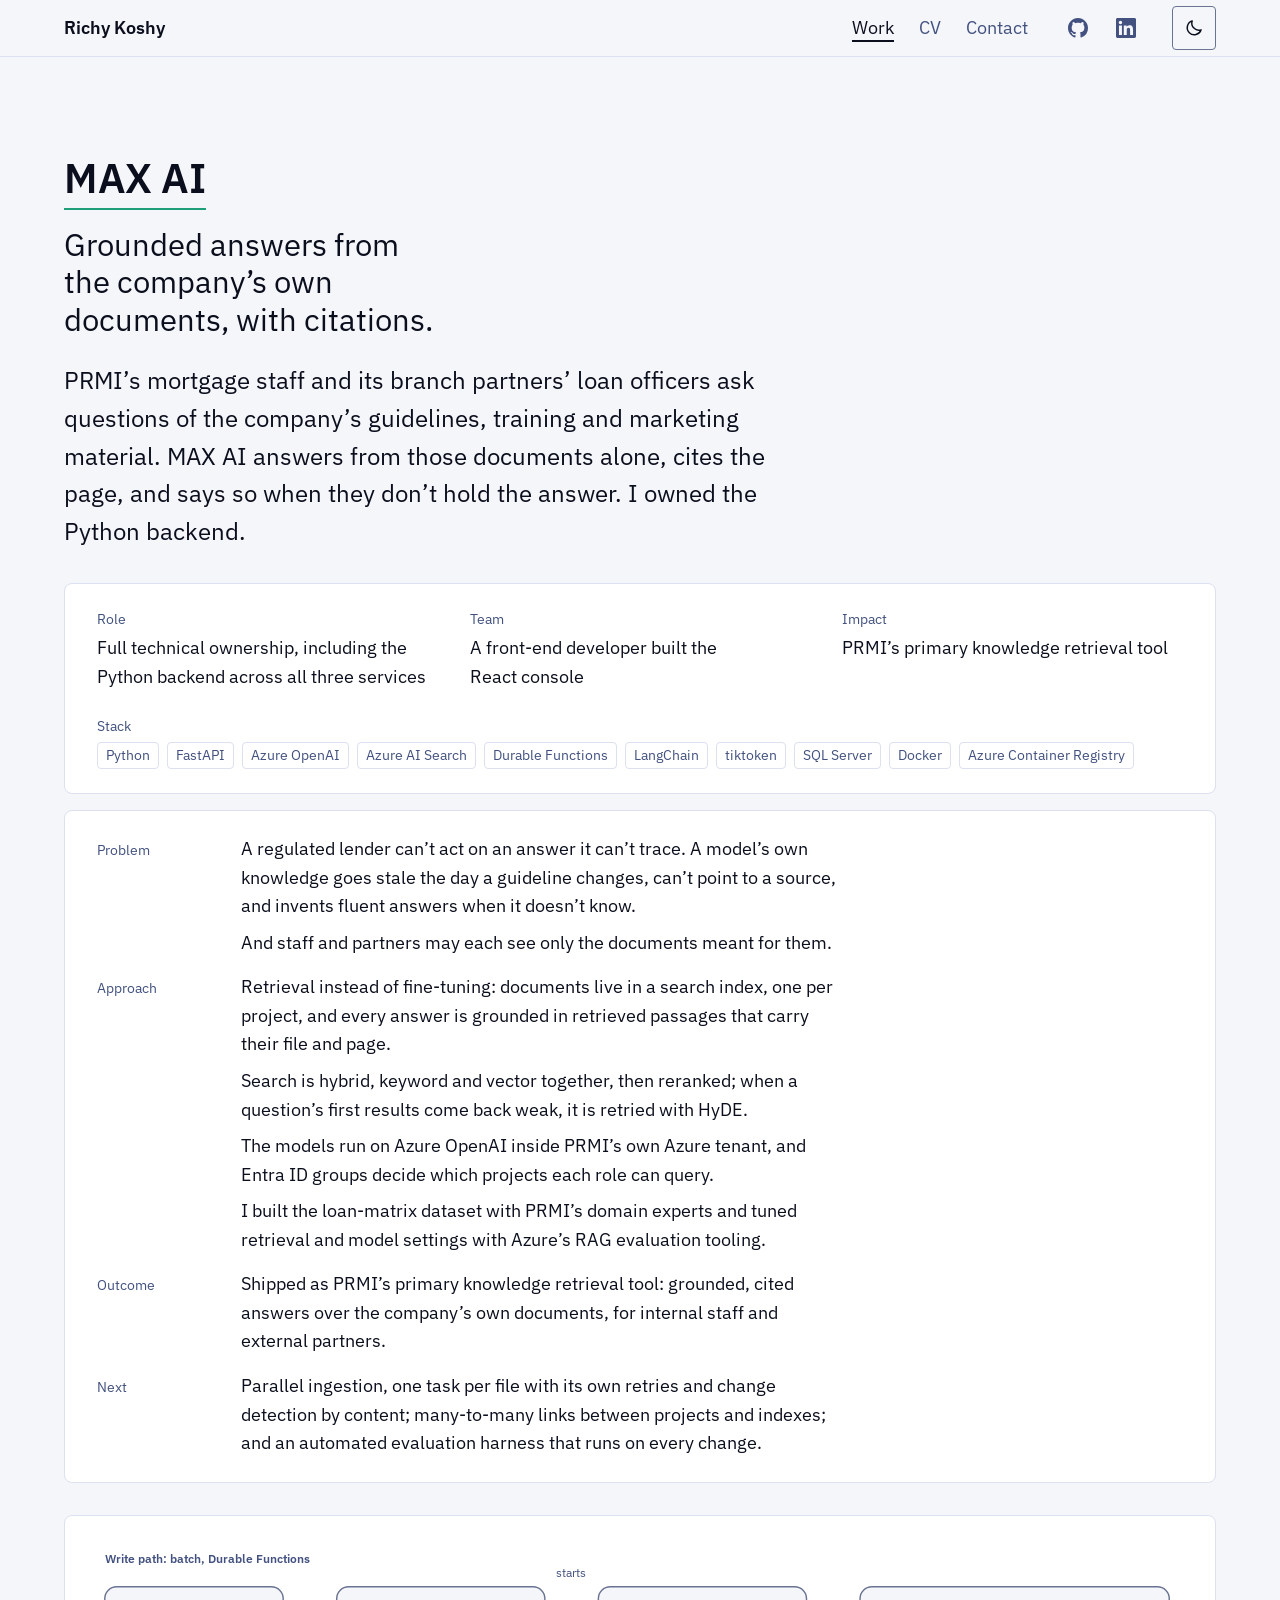
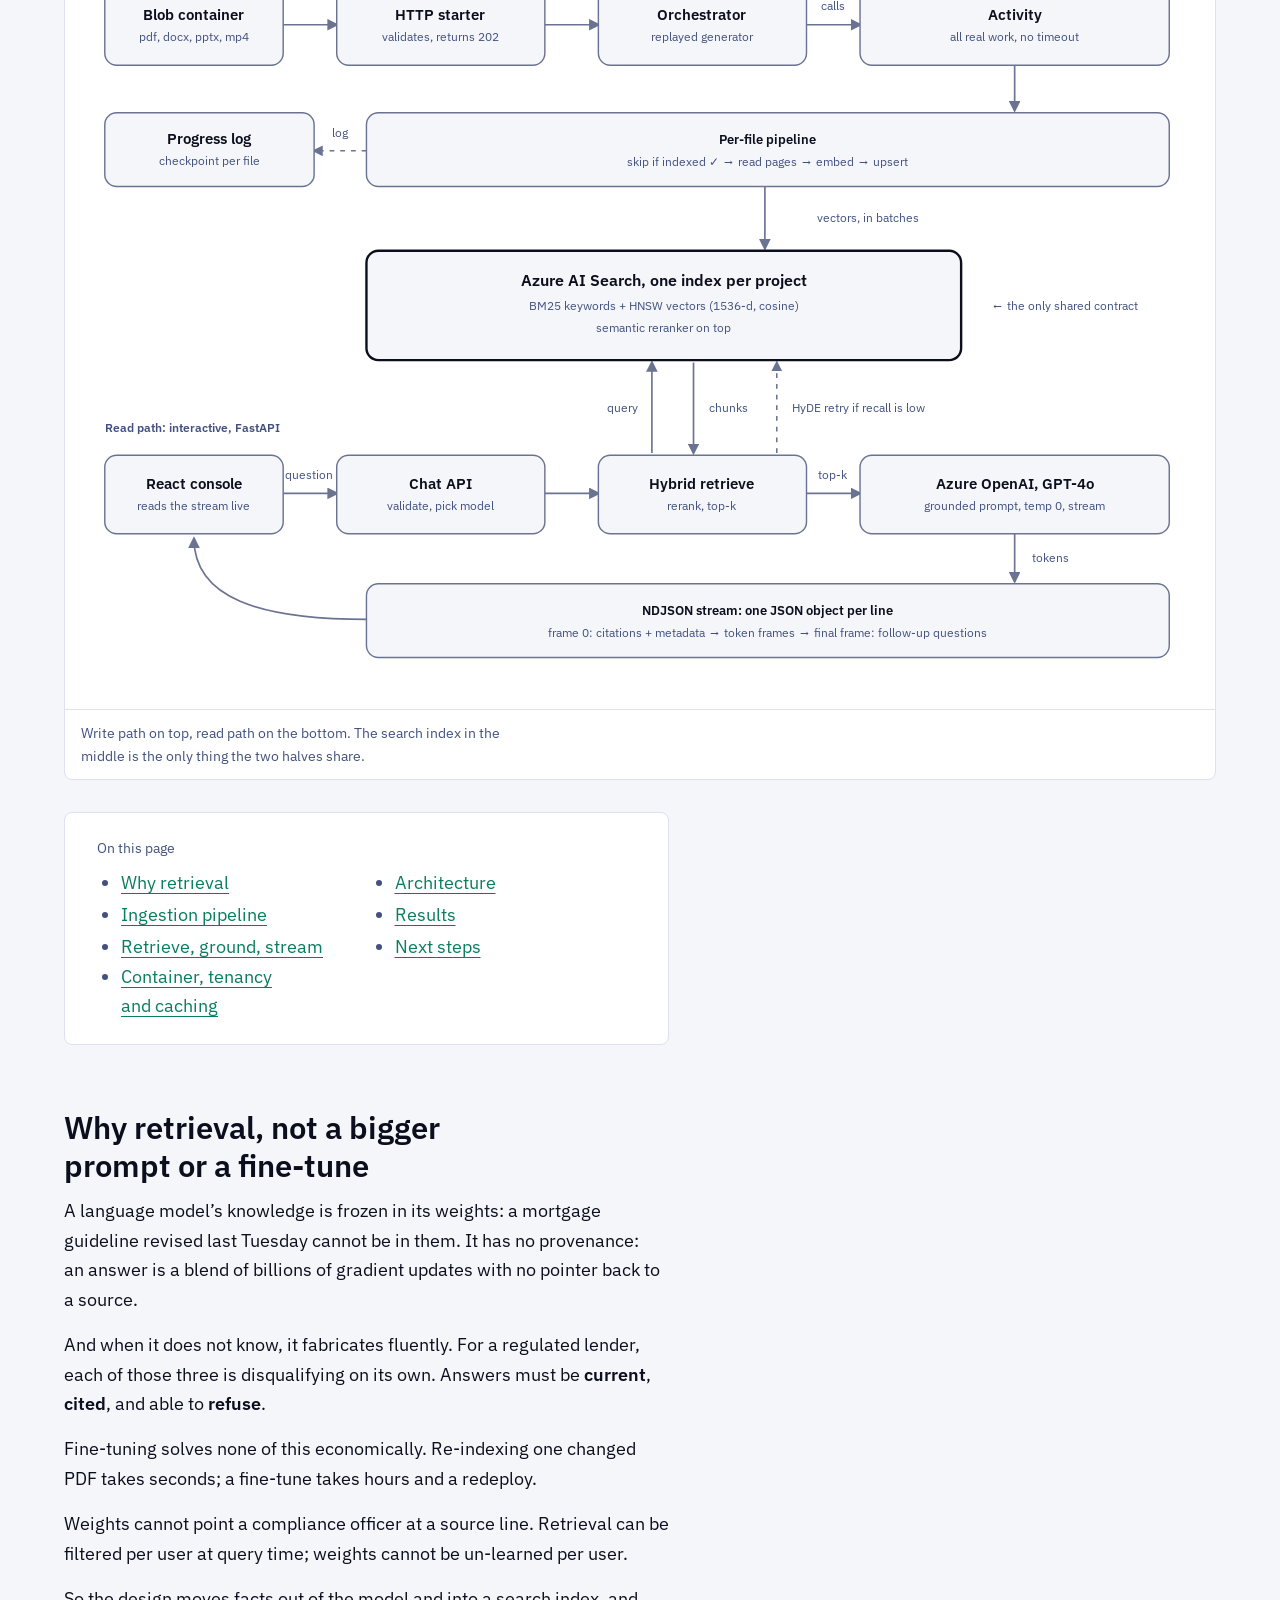
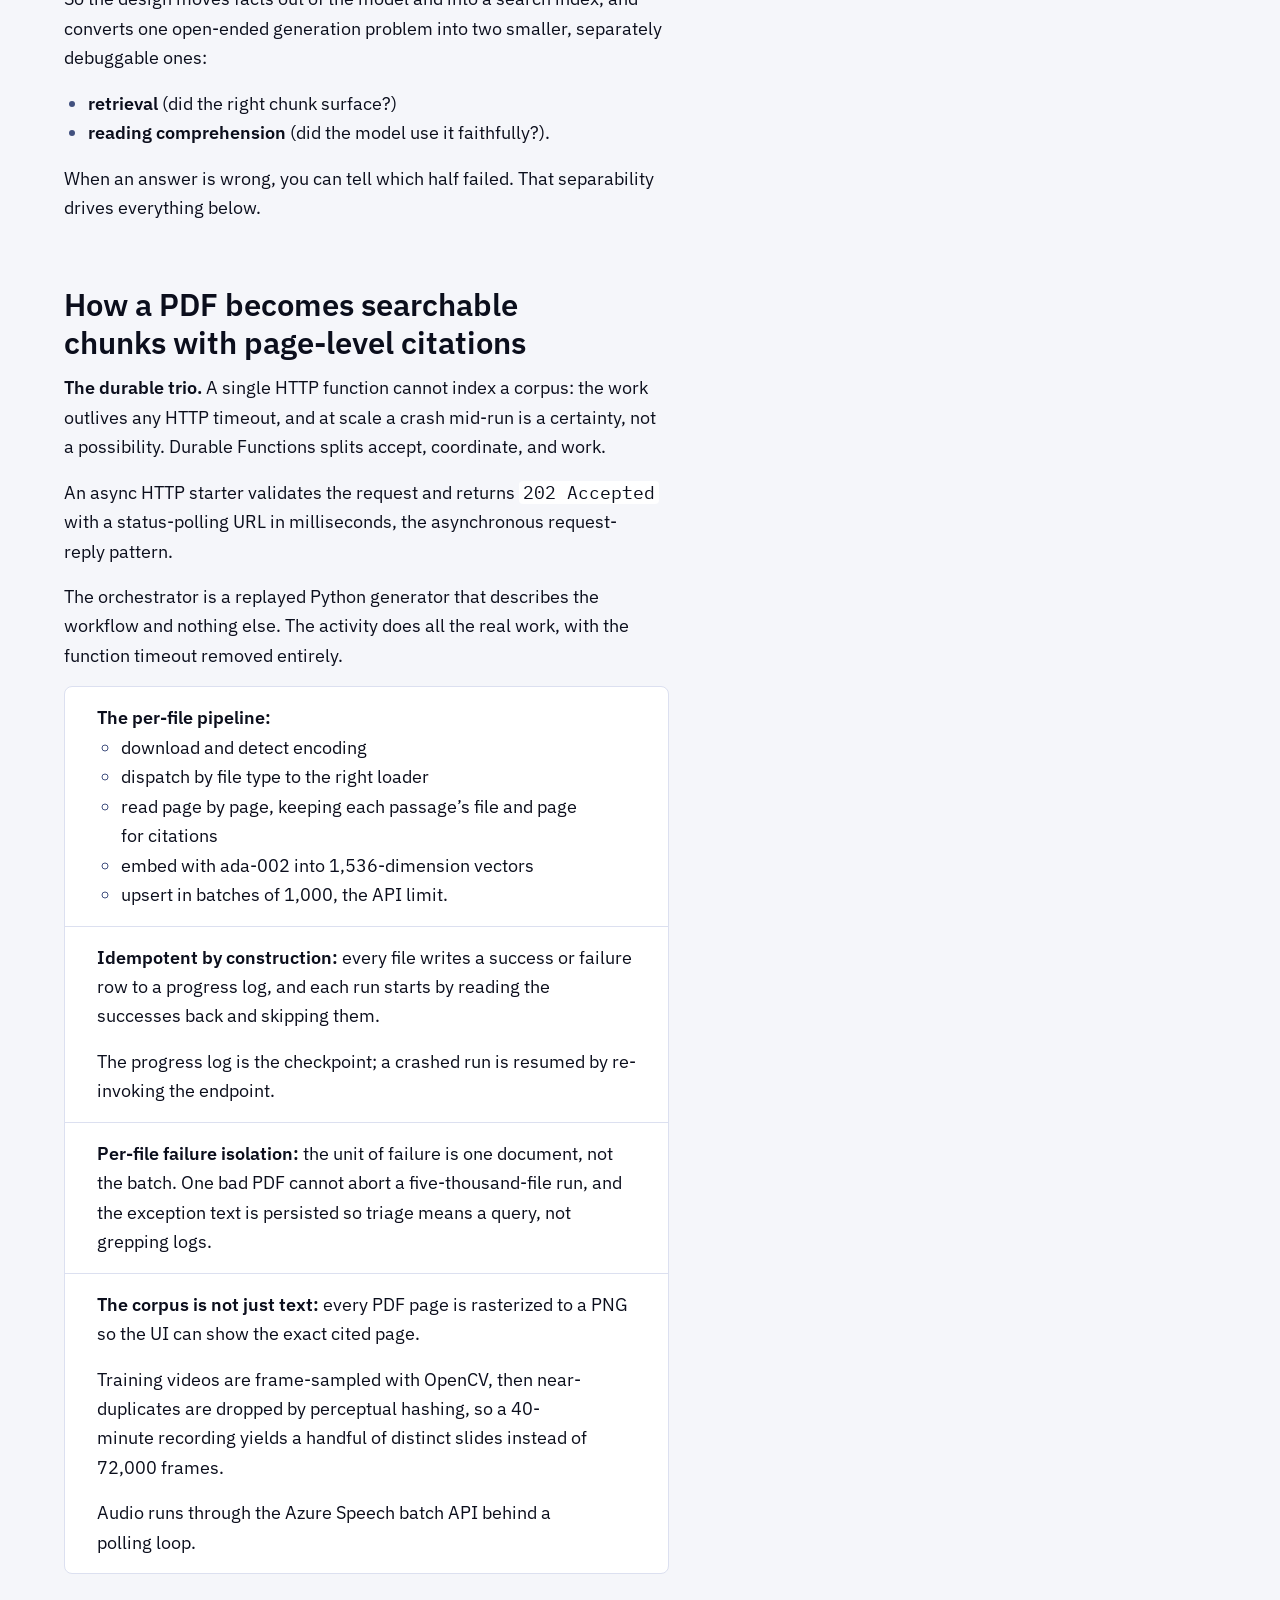
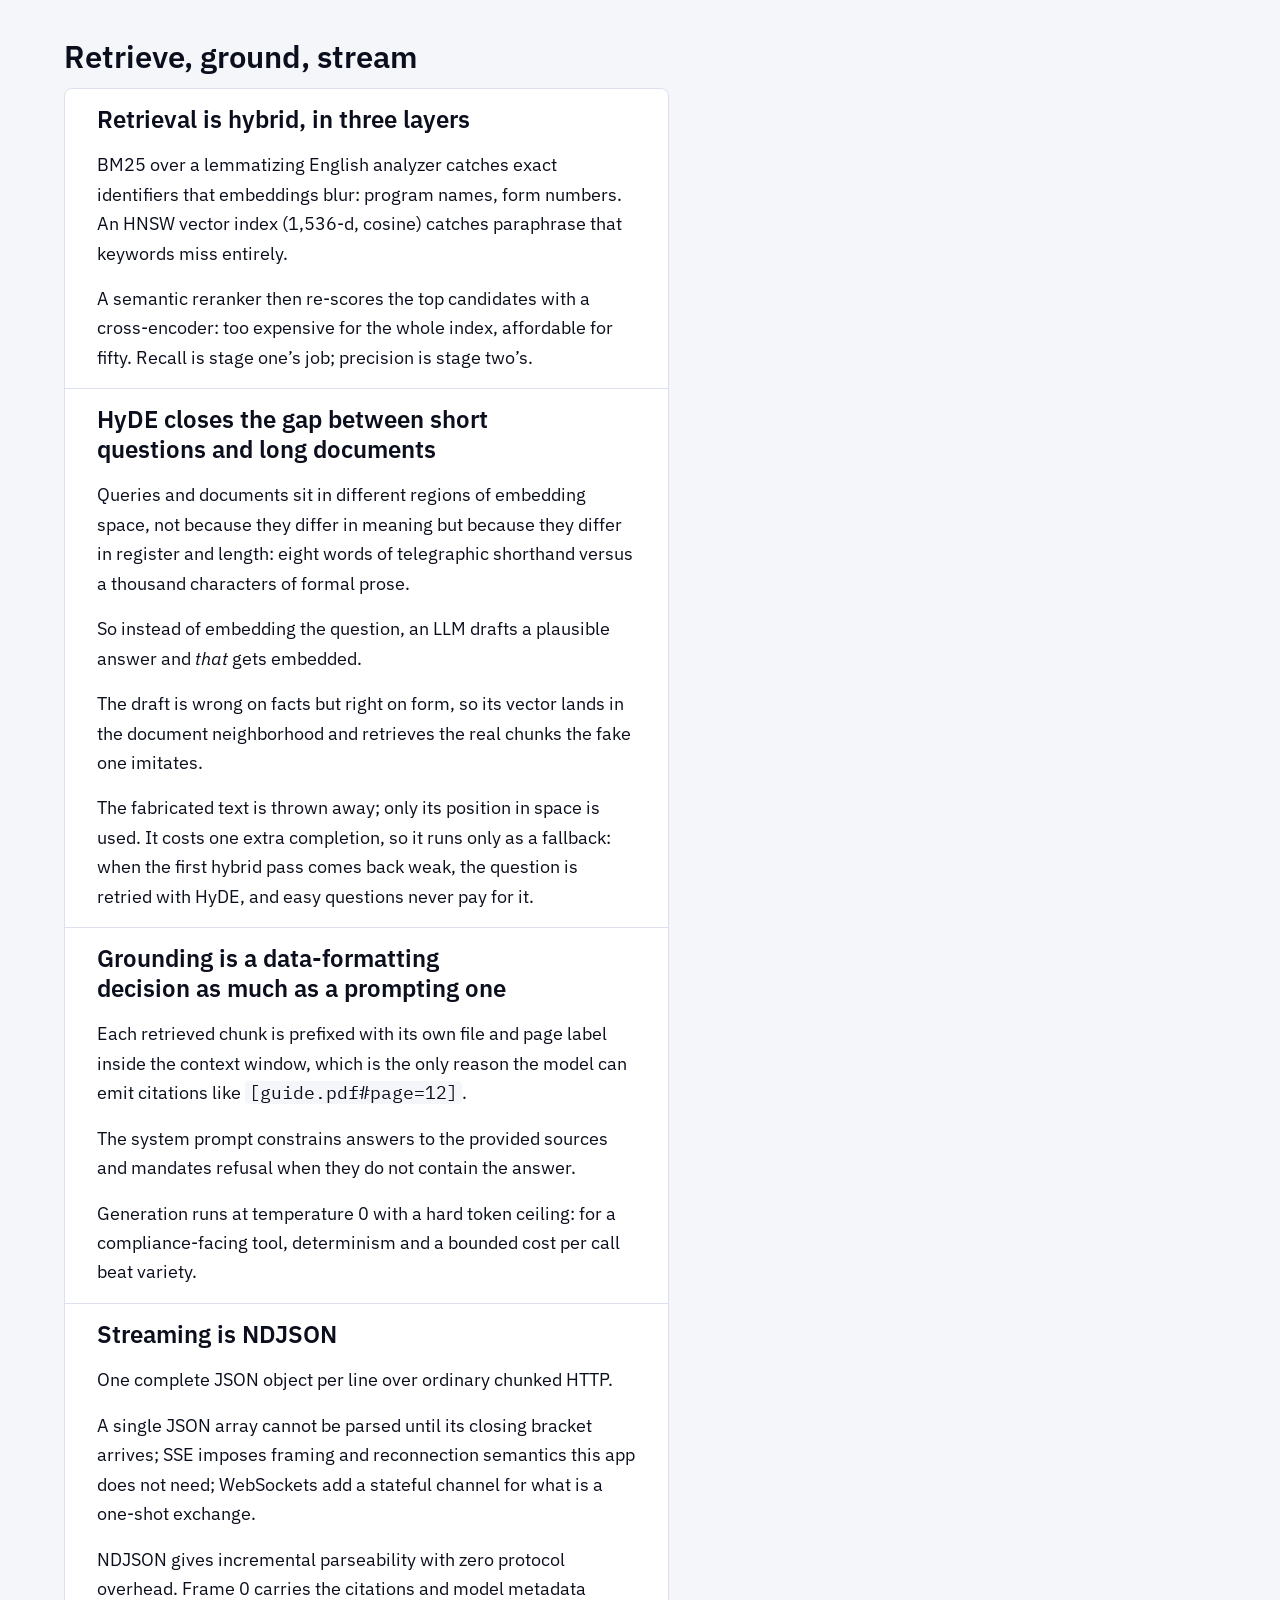
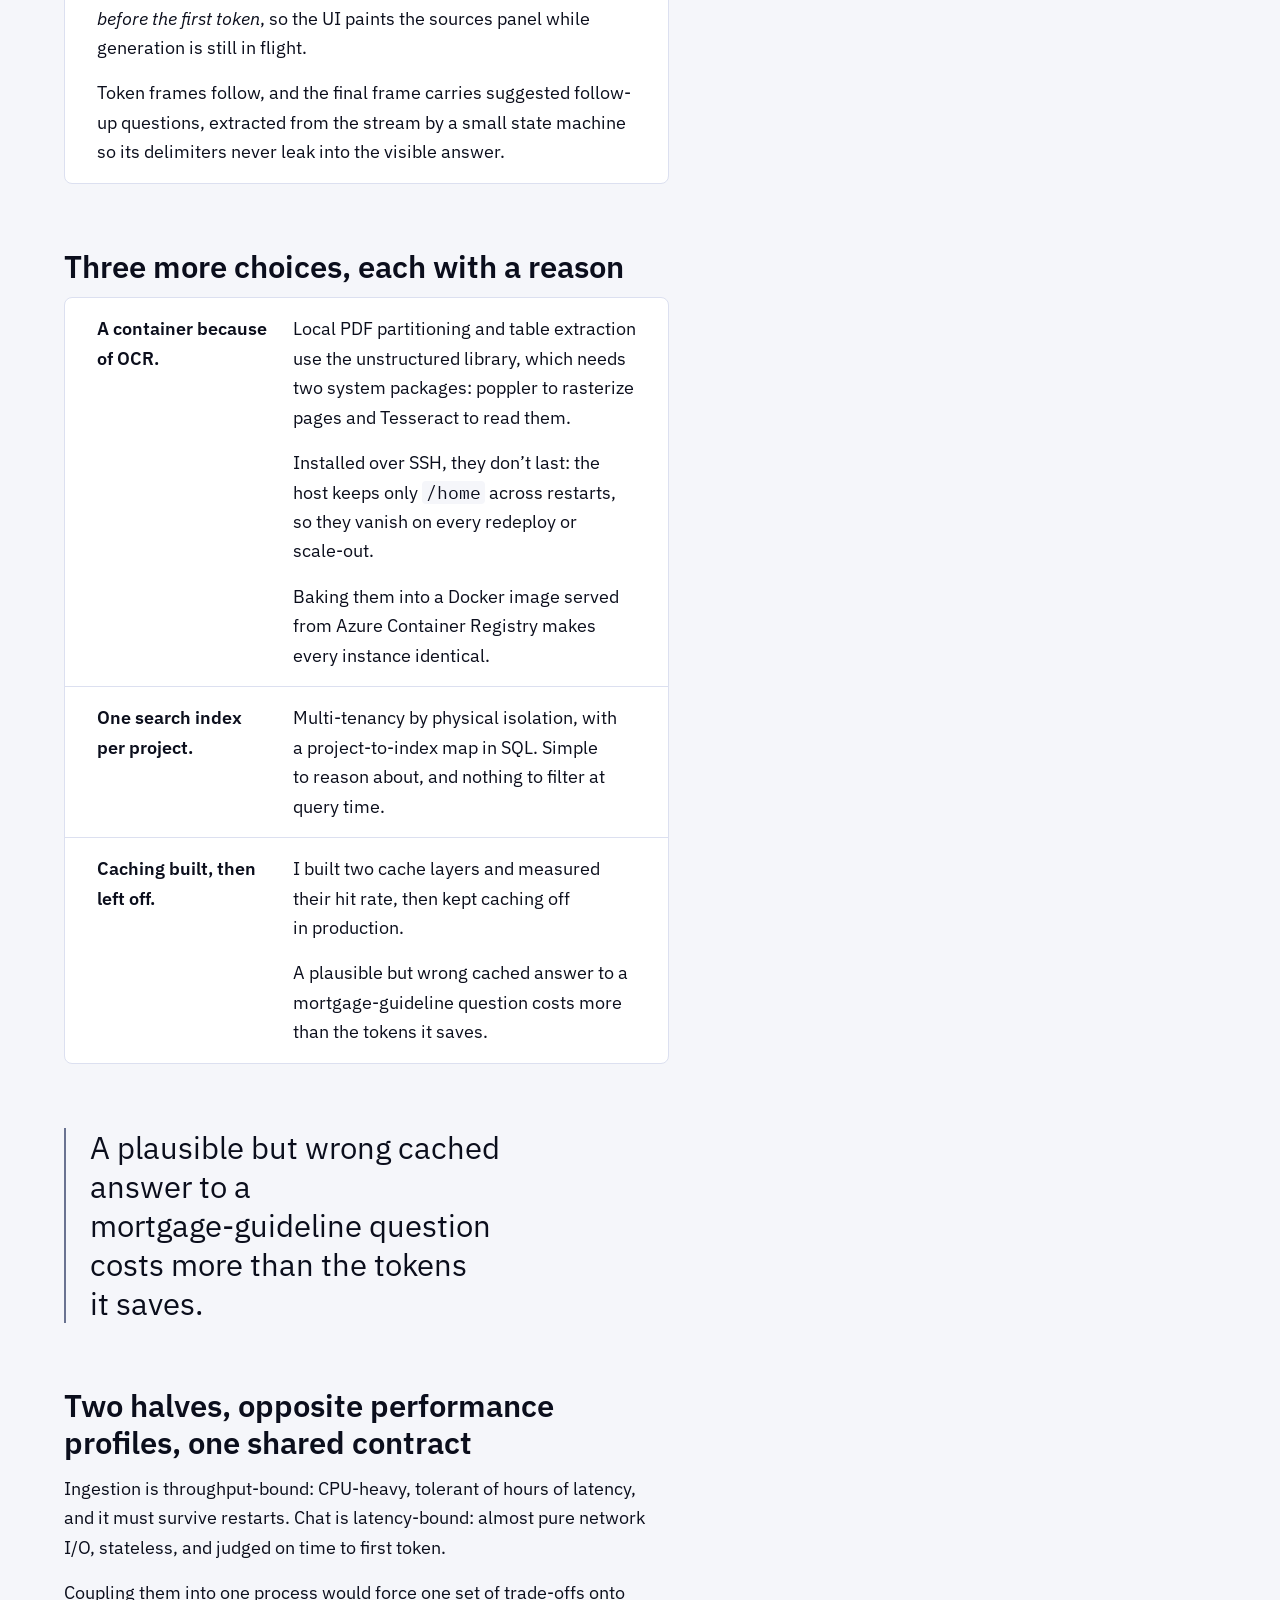
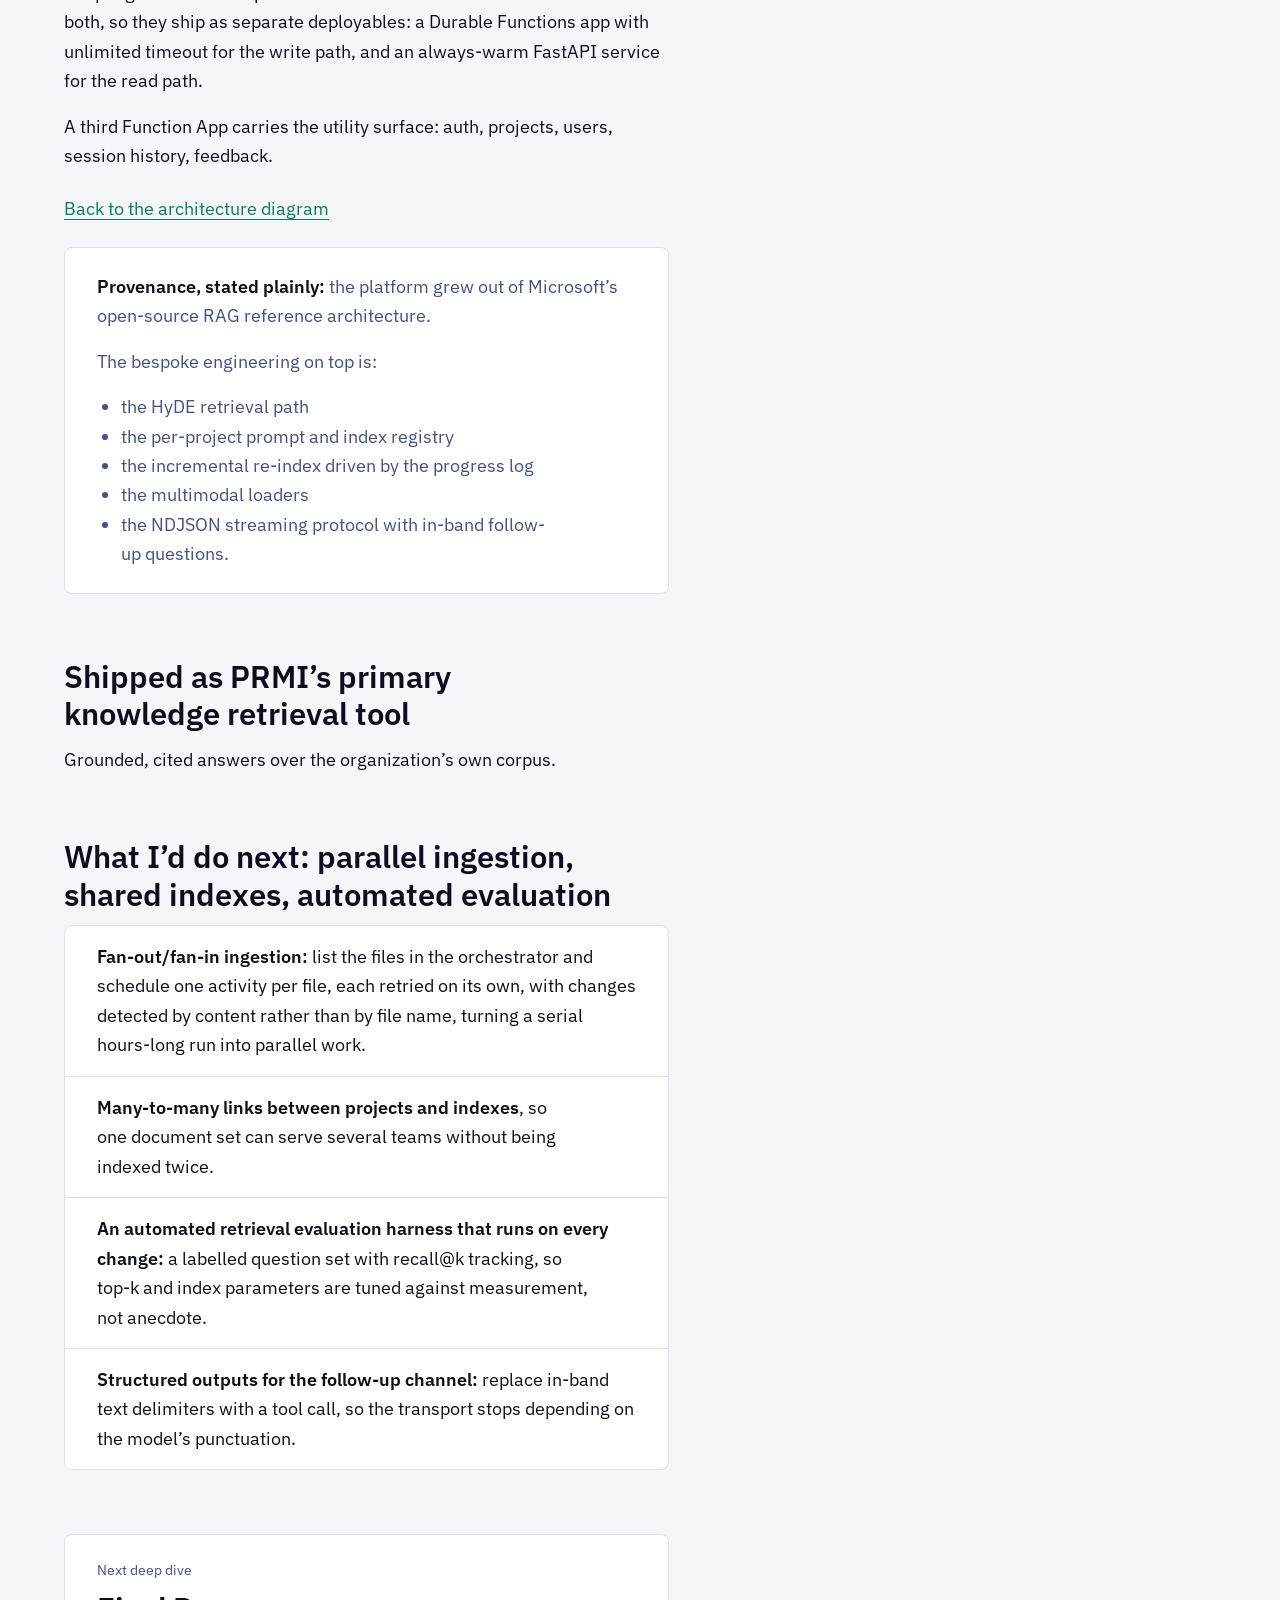
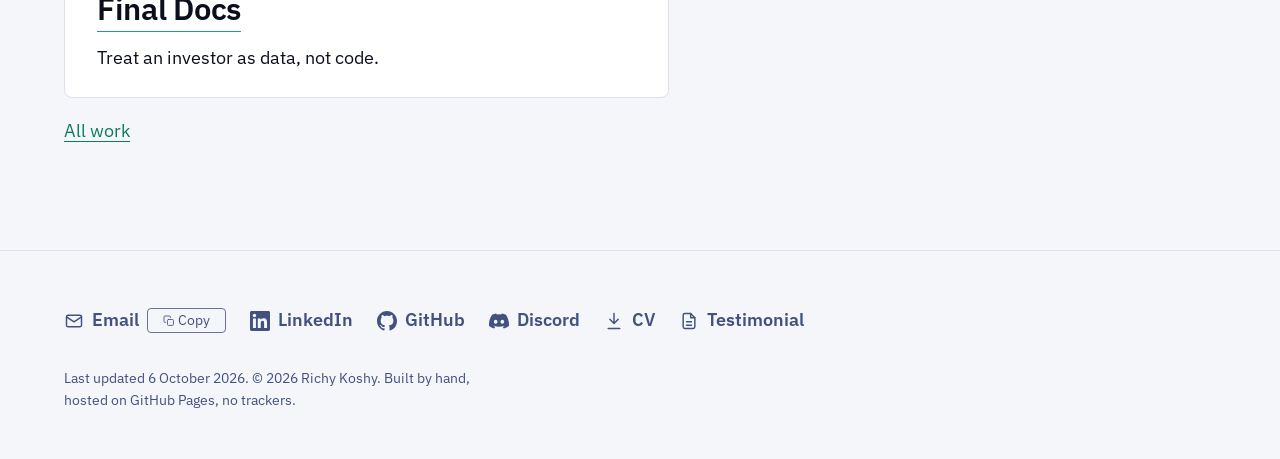
<file: max-ai.html>
<!DOCTYPE html>
<html lang="en">
<head>
<meta charset="UTF-8">
<meta name="viewport" content="width=device-width, initial-scale=1">
<script>document.documentElement.classList.add("js");try{var t=localStorage.getItem("theme");if(t==="light"||t==="dark")document.documentElement.dataset.theme=t}catch(e){}/* Skip the title morph when the title is off-screen on either page, so it never flies in from outside the viewport. */(function(){function g(e){if(!e.viewTransition)return;document.querySelectorAll(".project__name,.case-study__name").forEach(function(n){n.style.viewTransitionName="";var r=n.getBoundingClientRect();if(r.bottom<0||r.top>innerHeight)n.style.viewTransitionName="none"})}addEventListener("pageswap",g);addEventListener("pagereveal",g)})()</script>
<title>MAX AI deep dive: enterprise RAG on Azure, by Richy Koshy</title>
<meta name="description" content="MAX AI deep dive: grounded, cited RAG on Azure. Richy Koshy’s Python backend: Durable Functions ingestion, hybrid search with HyDE, and NDJSON streaming chat.">
<link rel="canonical" href="https://richie-rk.github.io/max-ai.html">
<meta property="og:type" content="article">
<meta property="og:site_name" content="Richy Koshy">
<meta property="og:title" content="MAX AI deep dive: enterprise RAG on Azure, by Richy Koshy">
<meta property="og:description" content="MAX AI deep dive: grounded, cited RAG on Azure. Richy Koshy’s Python backend: Durable Functions ingestion, hybrid search with HyDE, and NDJSON streaming chat.">
<meta property="og:url" content="https://richie-rk.github.io/max-ai.html">
<meta property="og:image" content="https://richie-rk.github.io/images/og-max-ai.png">
<meta property="og:image:width" content="1200">
<meta property="og:image:height" content="630">
<meta property="og:image:alt" content="MAX AI deep dive by Richy Koshy: grounded answers from the company’s own documents, with citations.">
<meta name="twitter:card" content="summary_large_image">
<meta name="color-scheme" content="light dark">
<meta name="theme-color" content="#F5F6FA" media="(prefers-color-scheme: light)">
<meta name="theme-color" content="#0B0E1C" media="(prefers-color-scheme: dark)">
<link rel="icon" href="favicon.svg" type="image/svg+xml">
<link rel="apple-touch-icon" href="apple-touch-icon.png">
<link rel="preload" href="fonts/plex-sans.woff2" as="font" type="font/woff2" crossorigin>
<link rel="stylesheet" href="css/site.css">
<link rel="expect" href="#case-title" blocking="render">
<script src="js/site.js" defer></script>
</head>
<body>
<a class="skip-link" href="#main">Skip to content</a>

<header class="site-header">
  <div class="container site-header__inner">
    <a class="site-header__brand" href="index.html">Richy Koshy</a>
    <nav aria-label="Main">
      <ul class="site-nav__list">
        <li><a href="index.html#work" aria-current="true">Work</a></li>
        <li><a href="cv.html">CV</a></li>
        <li><a href="index.html#contact">Contact</a></li>
      </ul>
    </nav>
    <ul class="site-header__social" role="list">
      <li><a href="https://github.com/richie-rk" target="_blank" rel="noopener"><svg class="icon" aria-hidden="true" focusable="false"><use href="images/icons.svg#i-github"/></svg><span class="visually-hidden">GitHub (opens in a new tab)</span></a></li>
      <li><a href="https://linkedin.com/in/richy-koshy" target="_blank" rel="noopener"><svg class="icon" aria-hidden="true" focusable="false"><use href="images/icons.svg#i-linkedin"/></svg><span class="visually-hidden">LinkedIn (opens in a new tab)</span></a></li>
    </ul>
    <button class="theme-toggle" type="button" aria-pressed="false">
      <svg class="theme-toggle__moon" viewBox="0 0 24 24" aria-hidden="true" focusable="false"><path d="M20.5 14.2A8.5 8.5 0 0 1 9.8 3.5a8.5 8.5 0 1 0 10.7 10.7Z"/></svg><svg class="theme-toggle__sun" viewBox="0 0 24 24" aria-hidden="true" focusable="false"><circle cx="12" cy="12" r="4"/><path d="M12 2v2M12 20v2M4.93 4.93l1.41 1.41M17.66 17.66l1.41 1.41M2 12h2M20 12h2M4.93 19.07l1.41-1.41M17.66 6.34l1.41-1.41"/></svg>
      <span class="visually-hidden">Dark theme</span>
    </button>
  </div>
</header>

<main id="main">
<article class="case-study container" aria-labelledby="case-title">
  <header class="case-study__head">
    <h1 id="case-title" class="case-study__title"><span class="case-study__name case-study__name--max-ai">MAX AI</span><span class="visually-hidden">: </span><span class="case-study__claim">Grounded answers from the company’s own documents, with citations.</span></h1>
    <p class="case-study__summary">PRMI’s mortgage staff and its branch partners’ loan officers ask questions of the company’s guidelines, training and marketing material. MAX AI answers from those documents alone, cites the page, and says so when they don’t hold the answer. I owned the Python backend.</p>
    <dl class="case-study__overview card">
      <div><dt>Role</dt><dd>Full technical ownership, including the Python backend across all three services</dd></div>
      <div><dt>Team</dt><dd>A front-end developer built the React console</dd></div>
      <div><dt>Impact</dt><dd>PRMI’s primary knowledge retrieval tool</dd></div>
      <div class="spec__stack"><dt>Stack</dt><dd><ul class="tags tags--muted" role="list"><li>Python</li><li>FastAPI</li><li>Azure OpenAI</li><li>Azure AI Search</li><li>Durable Functions</li><li>LangChain</li><li>tiktoken</li><li>SQL Server</li><li>Docker</li><li>Azure Container Registry</li></ul></dd></div>
    </dl>
    <section class="case-study__brief card" aria-labelledby="brief-title">
      <h2 id="brief-title" class="visually-hidden">In brief</h2>
      <dl class="spec">
        <div><dt>Problem</dt><dd class="flow"><p>A regulated lender can’t act on an answer it can’t trace. A model’s own knowledge goes stale the day a guideline changes, can’t point to a source, and invents fluent answers when it doesn’t know.</p><p>And staff and partners may each see only the documents meant for them.</p></dd></div>
        <div><dt>Approach</dt><dd class="flow"><p>Retrieval instead of fine-tuning: documents live in a search index, one per project, and every answer is grounded in retrieved passages that carry their file and page.</p><p>Search is hybrid, keyword and vector together, then reranked; when a question’s first results come back weak, it is retried with HyDE.</p><p>The models run on Azure OpenAI inside PRMI’s own Azure tenant, and Entra ID groups decide which projects each role can query.</p><p>I built the loan-matrix dataset with PRMI’s domain experts and tuned retrieval and model settings with Azure’s RAG evaluation tooling.</p></dd></div>
        <div><dt>Outcome</dt><dd>Shipped as PRMI’s primary knowledge retrieval tool: grounded, cited answers over the company’s own documents, for internal staff and external partners.</dd></div>
        <div><dt>Next</dt><dd>Parallel ingestion, one task per file with its own retries and change detection by content; many-to-many links between projects and indexes; and an automated evaluation harness that runs on every change.</dd></div>
      </dl>
    </section>
    <figure class="figure case-study__figure" id="diagram">
      <div class="figure__scroll" role="region" tabindex="0" aria-labelledby="architecture-caption">
      <svg viewBox="0 0 940 640" role="img" aria-label="MAX AI architecture: a Durable Functions write path reads, embeds and upserts documents into an Azure AI Search index; a FastAPI read path retrieves from the same index with hybrid search, retrying with HyDE when recall is low, builds a grounded prompt, and streams GPT-4o tokens back to the React console as NDJSON." class="diagram diagram--wide">
        <defs>
          <marker id="arr" viewBox="0 0 10 10" refX="8" refY="5" markerWidth="7" markerHeight="7" orient="auto-start-reverse">
            <path d="M0,0 L10,5 L0,10 z" class="diagram__arrow"/>
          </marker>
        </defs>

        <!-- lane labels -->
        <text x="20" y="26" font-size="10.5" class="diagram__lane">Write path: batch, Durable Functions</text>
        <text x="20" y="420" font-size="10.5" class="diagram__lane">Read path: interactive, FastAPI</text>

        <!-- write row connectors -->
        <path d="M170 78 H215" stroke-width="1.4" marker-end="url(#arr)" class="diagram__edge"/>
        <path d="M390 78 H435" stroke-width="1.4" marker-end="url(#arr)" class="diagram__edge"/>
        <text x="412" y="38" font-size="10.5" text-anchor="middle" class="diagram__label">starts</text>
        <path d="M610 78 H655" stroke-width="1.4" marker-end="url(#arr)" class="diagram__edge"/>
        <text x="632" y="66" font-size="10.5" text-anchor="middle" class="diagram__label">calls</text>

        <!-- activity to pipeline strip -->
        <path d="M785 112 V150" stroke-width="1.4" marker-end="url(#arr)" class="diagram__edge"/>

        <!-- strip to progress log (dashed) -->
        <path d="M240 184 H196" stroke-width="1.3" marker-end="url(#arr)" class="diagram__edge diagram__edge--dashed"/>
        <text x="218" y="172" font-size="10.5" text-anchor="middle" class="diagram__label">log</text>

        <!-- strip to index -->
        <path d="M575 214 V266" stroke-width="1.4" marker-end="url(#arr)" class="diagram__edge"/>
        <text x="662" y="244" font-size="10.5" text-anchor="middle" class="diagram__label">vectors, in batches</text>

        <!-- read row connectors -->
        <path d="M170 472 H215" stroke-width="1.4" marker-end="url(#arr)" class="diagram__edge"/>
        <text x="192" y="460" font-size="10.5" text-anchor="middle" class="diagram__label">question</text>
        <path d="M390 472 H435" stroke-width="1.4" marker-end="url(#arr)" class="diagram__edge"/>
        <path d="M610 472 H655" stroke-width="1.4" marker-end="url(#arr)" class="diagram__edge"/>
        <text x="632" y="460" font-size="10.5" text-anchor="middle" class="diagram__label">top-k</text>

        <!-- retrieve to index, both directions; the HyDE retry only on weak results -->
        <path d="M480 438 V362" stroke-width="1.4" marker-end="url(#arr)" class="diagram__edge"/>
        <text x="468" y="404" font-size="10.5" text-anchor="end" class="diagram__label">query</text>
        <path d="M515 362 V438" stroke-width="1.4" marker-end="url(#arr)" class="diagram__edge"/>
        <text x="528" y="404" font-size="10.5" class="diagram__label">chunks</text>
        <path d="M585 438 V362" stroke-width="1.3" marker-end="url(#arr)" class="diagram__edge diagram__edge--dashed"/>
        <text x="598" y="404" font-size="10.5" class="diagram__label">HyDE retry if recall is low</text>

        <!-- LLM down to stream strip -->
        <path d="M785 506 V546" stroke-width="1.4" marker-end="url(#arr)" class="diagram__edge"/>
        <text x="800" y="530" font-size="10.5" class="diagram__label">tokens</text>

        <!-- stream strip back to UI -->
        <path d="M240 578 C150 578 95 560 95 510" stroke-width="1.4" marker-end="url(#arr)" class="diagram__edge"/>

        <!-- WRITE boxes -->
        <rect x="20" y="46" width="150" height="66" rx="10" stroke-width="1.2" class="diagram__node"/>
        <text x="95" y="74" font-size="13" text-anchor="middle" class="diagram__title">Blob container</text>
        <text x="95" y="92" font-size="10.5" text-anchor="middle" class="diagram__label">pdf, docx, pptx, mp4</text>

        <rect x="215" y="46" width="175" height="66" rx="10" stroke-width="1.2" class="diagram__node"/>
        <text x="302" y="74" font-size="13" text-anchor="middle" class="diagram__title">HTTP starter</text>
        <text x="302" y="92" font-size="10.5" text-anchor="middle" class="diagram__label">validates, returns 202</text>

        <rect x="435" y="46" width="175" height="66" rx="10" stroke-width="1.2" class="diagram__node"/>
        <text x="522" y="74" font-size="13" text-anchor="middle" class="diagram__title">Orchestrator</text>
        <text x="522" y="92" font-size="10.5" text-anchor="middle" class="diagram__label">replayed generator</text>

        <rect x="655" y="46" width="260" height="66" rx="10" stroke-width="1.2" class="diagram__node"/>
        <text x="785" y="74" font-size="13" text-anchor="middle" class="diagram__title">Activity</text>
        <text x="785" y="92" font-size="10.5" text-anchor="middle" class="diagram__label">all real work, no timeout</text>

        <!-- progress log box -->
        <rect x="20" y="152" width="176" height="62" rx="10" stroke-width="1.2" class="diagram__node"/>
        <text x="108" y="178" font-size="13" text-anchor="middle" class="diagram__title">Progress log</text>
        <text x="108" y="196" font-size="10.5" text-anchor="middle" class="diagram__label">checkpoint per file</text>

        <!-- pipeline strip -->
        <rect x="240" y="152" width="675" height="62" rx="10" stroke-width="1.2" class="diagram__node"/>
        <text x="577" y="178" font-size="11" text-anchor="middle" class="diagram__title">Per-file pipeline</text>
        <text x="577" y="197" font-size="10.5" text-anchor="middle" class="diagram__label">skip if indexed &#10003; &#8594; read pages &#8594; embed &#8594; upsert</text>

        <!-- INDEX -->
        <rect x="240" y="268" width="500" height="92" rx="10" stroke-width="1.3" class="diagram__node diagram__node--key"/>
        <text x="490" y="298" font-size="13.5" text-anchor="middle" class="diagram__title">Azure AI Search, one index per project</text>
        <text x="490" y="318" font-size="10.5" text-anchor="middle" class="diagram__label">BM25 keywords + HNSW vectors (1536-d, cosine)</text>
        <text x="490" y="336" font-size="10.5" text-anchor="middle" class="diagram__label">semantic reranker on top</text>
        <text x="765" y="318" font-size="10.5" class="diagram__note">&#8592; the only shared contract</text>

        <!-- READ boxes -->
        <rect x="20" y="440" width="150" height="66" rx="10" stroke-width="1.2" class="diagram__node"/>
        <text x="95" y="468" font-size="13" text-anchor="middle" class="diagram__title">React console</text>
        <text x="95" y="486" font-size="10.5" text-anchor="middle" class="diagram__label">reads the stream live</text>

        <rect x="215" y="440" width="175" height="66" rx="10" stroke-width="1.2" class="diagram__node"/>
        <text x="302" y="468" font-size="13" text-anchor="middle" class="diagram__title">Chat API</text>
        <text x="302" y="486" font-size="10.5" text-anchor="middle" class="diagram__label">validate, pick model</text>

        <rect x="435" y="440" width="175" height="66" rx="10" stroke-width="1.2" class="diagram__node"/>
        <text x="522" y="468" font-size="13" text-anchor="middle" class="diagram__title">Hybrid retrieve</text>
        <text x="522" y="486" font-size="10.5" text-anchor="middle" class="diagram__label">rerank, top-k</text>

        <rect x="655" y="440" width="260" height="66" rx="10" stroke-width="1.2" class="diagram__node"/>
        <text x="785" y="468" font-size="13" text-anchor="middle" class="diagram__title">Azure OpenAI, GPT-4o</text>
        <text x="785" y="486" font-size="10.5" text-anchor="middle" class="diagram__label">grounded prompt, temp 0, stream</text>

        <!-- stream strip -->
        <rect x="240" y="548" width="675" height="62" rx="10" stroke-width="1.2" class="diagram__node"/>
        <text x="577" y="574" font-size="11" text-anchor="middle" class="diagram__title">NDJSON stream: one JSON object per line</text>
        <text x="577" y="593" font-size="10.5" text-anchor="middle" class="diagram__label">frame 0: citations + metadata &#8594; token frames &#8594; final frame: follow-up questions</text>
      </svg>
      <svg viewBox="0 0 340 1016" width="340" height="1016" role="img" aria-label="MAX AI architecture: a Durable Functions write path reads, embeds and upserts documents into an Azure AI Search index; a FastAPI read path retrieves from the same index with hybrid search, retrying with HyDE when recall is low, builds a grounded prompt, and streams GPT-4o tokens back to the React console as NDJSON." class="diagram diagram--stacked">
        <defs>
          <marker id="arr-stacked" viewBox="0 0 10 10" refX="8" refY="5" markerWidth="7" markerHeight="7" orient="auto-start-reverse">
            <path d="M0,0 L10,5 L0,10 z" class="diagram__arrow"/>
          </marker>
        </defs>

        <!-- write path -->
        <text x="8" y="16" font-size="12" class="diagram__lane">Write path: batch, Durable Functions</text>
        <path d="M150 74 V92" stroke-width="1.4" marker-end="url(#arr-stacked)" class="diagram__edge"/>
        <path d="M150 144 V162" stroke-width="1.4" marker-end="url(#arr-stacked)" class="diagram__edge"/>
        <text x="160" y="157" font-size="12" class="diagram__label">starts</text>
        <path d="M150 214 V232" stroke-width="1.4" marker-end="url(#arr-stacked)" class="diagram__edge"/>
        <text x="160" y="227" font-size="12" class="diagram__label">calls</text>
        <path d="M150 284 V302" stroke-width="1.4" marker-end="url(#arr-stacked)" class="diagram__edge"/>
        <path d="M84 394 V414" stroke-width="1.3" marker-end="url(#arr-stacked)" class="diagram__edge diagram__edge--dashed"/>
        <text x="94" y="409" font-size="12" class="diagram__label">log</text>
        <path d="M216 394 V486" stroke-width="1.4" marker-end="url(#arr-stacked)" class="diagram__edge"/>
        <text x="226" y="434" font-size="12" class="diagram__label">vectors,</text>
        <text x="226" y="449" font-size="12" class="diagram__label">in batches</text>

        <rect x="24" y="26" width="252" height="48" rx="10" stroke-width="1.2" class="diagram__node"/>
        <text x="150" y="46" font-size="14" text-anchor="middle" class="diagram__title">Blob container</text>
        <text x="150" y="63" font-size="12" text-anchor="middle" class="diagram__label">pdf, docx, pptx, mp4</text>

        <rect x="24" y="96" width="252" height="48" rx="10" stroke-width="1.2" class="diagram__node"/>
        <text x="150" y="116" font-size="14" text-anchor="middle" class="diagram__title">HTTP starter</text>
        <text x="150" y="133" font-size="12" text-anchor="middle" class="diagram__label">validates, returns 202</text>

        <rect x="24" y="166" width="252" height="48" rx="10" stroke-width="1.2" class="diagram__node"/>
        <text x="150" y="186" font-size="14" text-anchor="middle" class="diagram__title">Orchestrator</text>
        <text x="150" y="203" font-size="12" text-anchor="middle" class="diagram__label">replayed generator</text>

        <rect x="24" y="236" width="252" height="48" rx="10" stroke-width="1.2" class="diagram__node"/>
        <text x="150" y="256" font-size="14" text-anchor="middle" class="diagram__title">Activity</text>
        <text x="150" y="273" font-size="12" text-anchor="middle" class="diagram__label">all real work, no timeout</text>

        <rect x="24" y="306" width="252" height="88" rx="10" stroke-width="1.2" class="diagram__node"/>
        <text x="150" y="336" font-size="14" text-anchor="middle" class="diagram__title">Per-file pipeline</text>
        <text x="150" y="356" font-size="12" text-anchor="middle" class="diagram__label">skip if indexed &#10003; &#8594; read pages</text>
        <text x="150" y="372" font-size="12" text-anchor="middle" class="diagram__label">&#8594; embed &#8594; upsert</text>

        <rect x="24" y="418" width="120" height="48" rx="10" stroke-width="1.2" class="diagram__node"/>
        <text x="84" y="438" font-size="13" text-anchor="middle" class="diagram__title">Progress log</text>
        <text x="84" y="455" font-size="11" text-anchor="middle" class="diagram__label">checkpoint per file</text>

        <rect x="24" y="490" width="252" height="104" rx="10" stroke-width="1.3" class="diagram__node diagram__node--key"/>
        <text x="150" y="512" font-size="14" text-anchor="middle" class="diagram__title">Azure AI Search</text>
        <text x="150" y="530" font-size="12" text-anchor="middle" class="diagram__label">one index per project</text>
        <text x="150" y="546" font-size="12" text-anchor="middle" class="diagram__label">BM25 + HNSW vectors (1536-d, cosine)</text>
        <text x="150" y="562" font-size="12" text-anchor="middle" class="diagram__label">semantic reranker on top</text>
        <text x="150" y="578" font-size="12" text-anchor="middle" class="diagram__note">the only shared contract</text>

        <!-- read path -->
        <text x="8" y="622" font-size="12" class="diagram__lane">Read path: interactive, FastAPI</text>
        <path d="M150 680 V698" stroke-width="1.4" marker-end="url(#arr-stacked)" class="diagram__edge"/>
        <text x="160" y="693" font-size="12" class="diagram__label">question</text>
        <path d="M150 750 V768" stroke-width="1.4" marker-end="url(#arr-stacked)" class="diagram__edge"/>
        <path d="M280 804 H300 V598" stroke-width="1.4" marker-start="url(#arr-stacked)" marker-end="url(#arr-stacked)" class="diagram__edge"/>
        <path d="M150 836 V854" stroke-width="1.4" marker-end="url(#arr-stacked)" class="diagram__edge"/>
        <text x="160" y="849" font-size="12" class="diagram__label">top-k</text>
        <path d="M150 906 V924" stroke-width="1.4" marker-end="url(#arr-stacked)" class="diagram__edge"/>
        <text x="160" y="919" font-size="12" class="diagram__label">tokens</text>
        <path d="M24 968 H12 V656 H20" stroke-width="1.4" marker-end="url(#arr-stacked)" class="diagram__edge"/>

        <rect x="24" y="632" width="252" height="48" rx="10" stroke-width="1.2" class="diagram__node"/>
        <text x="150" y="652" font-size="14" text-anchor="middle" class="diagram__title">React console</text>
        <text x="150" y="669" font-size="12" text-anchor="middle" class="diagram__label">reads the stream live</text>

        <rect x="24" y="702" width="252" height="48" rx="10" stroke-width="1.2" class="diagram__node"/>
        <text x="150" y="722" font-size="14" text-anchor="middle" class="diagram__title">Chat API</text>
        <text x="150" y="739" font-size="12" text-anchor="middle" class="diagram__label">validate, pick model</text>

        <rect x="24" y="772" width="252" height="64" rx="10" stroke-width="1.2" class="diagram__node"/>
        <text x="150" y="792" font-size="14" text-anchor="middle" class="diagram__title">Hybrid retrieve</text>
        <text x="150" y="810" font-size="12" text-anchor="middle" class="diagram__label">HyDE retry if recall is low</text>
        <text x="150" y="826" font-size="12" text-anchor="middle" class="diagram__label">rerank, top-k</text>

        <rect x="24" y="858" width="252" height="48" rx="10" stroke-width="1.2" class="diagram__node"/>
        <text x="150" y="878" font-size="14" text-anchor="middle" class="diagram__title">Azure OpenAI, GPT-4o</text>
        <text x="150" y="895" font-size="12" text-anchor="middle" class="diagram__label">grounded prompt, temp 0, stream</text>

        <rect x="24" y="928" width="252" height="80" rx="10" stroke-width="1.2" class="diagram__node"/>
        <text x="150" y="950" font-size="14" text-anchor="middle" class="diagram__title">NDJSON stream</text>
        <text x="150" y="968" font-size="12" text-anchor="middle" class="diagram__label">frame 0: citations + metadata</text>
        <text x="150" y="984" font-size="12" text-anchor="middle" class="diagram__label">&#8594; token frames</text>
        <text x="150" y="1000" font-size="12" text-anchor="middle" class="diagram__label">&#8594; final frame: follow-up questions</text>
      </svg>
      </div>
      <figcaption id="architecture-caption">Write path on top, read path on the bottom. The search index in the middle is the only thing the two halves share.</figcaption>
    </figure>
    <nav class="toc card" aria-label="On this page">
      <p class="toc__title">On this page</p>
      <ul>
        <li><a href="#problem">Why retrieval</a></li>
        <li><a href="#write-path">Ingestion pipeline</a></li>
        <li><a href="#read-path">Retrieve, ground, stream</a></li>
        <li><a href="#decisions">Container, tenancy and caching</a></li>
        <li><a href="#architecture">Architecture</a></li>
        <li><a href="#results">Results</a></li>
        <li><a href="#next">Next steps</a></li>
      </ul>
    </nav>
  </header>

  <section id="problem" class="case-study__section prose" aria-labelledby="problem-title">
    <h2 id="problem-title">Why retrieval, not a bigger prompt or a fine-tune</h2>
    <p>A language model’s knowledge is frozen in its weights: a mortgage guideline revised last Tuesday cannot be in them. It has no provenance: an answer is a blend of billions of gradient updates with no pointer back to a source.</p>
    <p>And when it does not know, it fabricates fluently. For a regulated lender, each of those three is disqualifying on its own. Answers must be <strong>current</strong>, <strong>cited</strong>, and able to <strong>refuse</strong>.</p>
    <p>Fine-tuning solves none of this economically. Re-indexing one changed PDF takes seconds; a fine-tune takes hours and a redeploy.</p>
    <p>Weights cannot point a compliance officer at a source line. Retrieval can be filtered per user at query time; weights cannot be un-learned per user.</p>
    <p>So the design moves facts out of the model and into a search index, and converts one open-ended generation problem into two smaller, separately debuggable ones:</p>
    <ul>
      <li><strong>retrieval</strong> (did the right chunk surface?)</li>
      <li><strong>reading comprehension</strong> (did the model use it faithfully?).</li>
    </ul>
    <p>When an answer is wrong, you can tell which half failed. That separability drives everything below.</p>
  </section>

  <section id="write-path" class="case-study__section prose" aria-labelledby="write-path-title">
    <h2 id="write-path-title">How a PDF becomes searchable chunks with <span class="nowrap">page-level</span> citations</h2>
    <p><b>The durable trio.</b> A single HTTP function cannot index a corpus: the work outlives any HTTP timeout, and at scale a crash mid-run is a certainty, not a possibility. Durable Functions splits accept, coordinate, and work.</p>
    <p>An async HTTP starter validates the request and returns <code>202 Accepted</code> with a status-polling URL in milliseconds, the asynchronous request-reply pattern.</p>
    <p>The orchestrator is a replayed Python generator that describes the workflow and nothing else. The activity does all the real work, with the function timeout removed entirely.</p>
    <ul class="card card--list" role="list">
      <li>
        <p><b>The per-file pipeline:</b></p>
        <ul>
          <li>download and detect encoding</li>
          <li>dispatch by file type to the right loader</li>
          <li>read page by page, keeping each passage’s file and page for citations</li>
          <li>embed with ada-002 into 1,536-dimension vectors</li>
          <li>upsert in batches of 1,000, the API limit.</li>
        </ul>
      </li>
      <li class="flow">
        <p><b>Idempotent by construction:</b> every file writes a success or failure row to a progress log, and each run starts by reading the successes back and skipping them.</p>
        <p>The progress log is the checkpoint; a crashed run is resumed by re-invoking the endpoint.</p>
      </li>
      <li><b>Per-file failure isolation:</b> the unit of failure is one document, not the batch. One bad PDF cannot abort a five-thousand-file run, and the exception text is persisted so triage means a query, not grepping logs.</li>
      <li class="flow">
        <p><b>The corpus is not just text:</b> every PDF page is rasterized to a PNG so the UI can show the exact cited page.</p>
        <p>Training videos are frame-sampled with OpenCV, then near-duplicates are dropped by perceptual hashing, so a 40-minute recording yields a handful of distinct slides instead of 72,000 frames.</p>
        <p>Audio runs through the Azure Speech batch API behind a polling loop.</p>
      </li>
    </ul>
  </section>

  <section id="read-path" class="case-study__section prose" aria-labelledby="read-path-title">
    <h2 id="read-path-title">Retrieve, ground, stream</h2>
    <div class="card card--list">
      <div class="flow">
        <h3>Retrieval is hybrid, in three layers</h3>
        <p>BM25 over a lemmatizing English analyzer catches exact identifiers that embeddings blur: program names, form numbers. An HNSW vector index (1,536-d, cosine) catches paraphrase that keywords miss entirely.</p>
        <p>A semantic reranker then re-scores the top candidates with a cross-encoder: too expensive for the whole index, affordable for fifty. Recall is stage one’s job; precision is stage two’s.</p>
      </div>
      <div class="flow">
        <h3>HyDE closes the gap between short questions and long documents</h3>
        <p>Queries and documents sit in different regions of embedding space, not because they differ in meaning but because they differ in register and length: eight words of telegraphic shorthand versus a thousand characters of formal prose.</p>
        <p>So instead of embedding the question, an LLM drafts a plausible answer and <em>that</em> gets embedded.</p>
        <p>The draft is wrong on facts but right on form, so its vector lands in the document neighborhood and retrieves the real chunks the fake one imitates.</p>
        <p>The fabricated text is thrown away; only its position in space is used. It costs one extra completion, so it runs only as a fallback: when the first hybrid pass comes back weak, the question is retried with HyDE, and easy questions never pay for it.</p>
      </div>
      <div class="flow">
        <h3>Grounding is a data-formatting decision as much as a prompting one</h3>
        <p>Each retrieved chunk is prefixed with its own file and page label inside the context window, which is the only reason the model can emit citations like <code>[guide.pdf#page=12]</code>.</p>
        <p>The system prompt constrains answers to the provided sources and mandates refusal when they do not contain the answer.</p>
        <p>Generation runs at temperature 0 with a hard token ceiling: for a compliance-facing tool, determinism and a bounded cost per call beat variety.</p>
      </div>
      <div class="flow">
        <h3>Streaming is NDJSON</h3>
        <p>One complete JSON object per line over ordinary chunked HTTP.</p>
        <p>A single JSON array cannot be parsed until its closing bracket arrives; SSE imposes framing and reconnection semantics this app does not need; WebSockets add a stateful channel for what is a one-shot exchange.</p>
        <p>NDJSON gives incremental parseability with zero protocol overhead. Frame 0 carries the citations and model metadata <em>before the first token</em>, so the UI paints the sources panel while generation is still in flight.</p>
        <p>Token frames follow, and the final frame carries suggested follow-up questions, extracted from the stream by a small state machine so its delimiters never leak into the visible answer.</p>
      </div>
    </div>
  </section>

  <section id="decisions" class="case-study__section prose" aria-labelledby="decisions-title">
    <h2 id="decisions-title">Three more choices, each with a reason</h2>
    <dl class="decisions card card--list">
      <div><dt>A container because of OCR.</dt><dd class="flow"><p>Local PDF partitioning and table extraction use the unstructured library, which needs two system packages: poppler to rasterize pages and Tesseract to read them.</p><p>Installed over SSH, they don’t last: the host keeps only <code>/home</code> across restarts, so they vanish on every redeploy or scale-out.</p><p>Baking them into a Docker image served from Azure Container Registry makes every instance identical.</p></dd></div>
      <div><dt>One search index per project.</dt><dd>Multi-tenancy by physical isolation, with a project-to-index map in SQL. Simple to reason about, and nothing to filter at query time.</dd></div>
      <div><dt>Caching built, then left off.</dt><dd class="flow"><p>I built two cache layers and measured their hit rate, then kept caching off in production.</p><p>A plausible but wrong cached answer to a mortgage-guideline question costs more than the tokens it saves.</p></dd></div>
    </dl>
  </section>

  <p class="quote pull-quote case-study__section" aria-hidden="true">A plausible but wrong cached answer to a <span class="nowrap">mortgage-guideline</span> question costs more than the tokens it saves.</p>

  <section id="architecture" class="case-study__section prose" aria-labelledby="architecture-title">
    <h2 id="architecture-title">Two halves, opposite performance profiles, one shared contract</h2>
    <p>Ingestion is throughput-bound: CPU-heavy, tolerant of hours of latency, and it must survive restarts. Chat is latency-bound: almost pure network I/O, stateless, and judged on time to first token.</p>
    <p>Coupling them into one process would force one set of trade-offs onto both, so they ship as separate deployables: a Durable Functions app with unlimited timeout for the write path, and an always-warm FastAPI service for the read path.</p>
    <p>A third Function App carries the utility surface: auth, projects, users, session history, feedback.</p>
    <ul class="inline-links" role="list">
      <li><a href="#diagram">Back to the architecture diagram</a></li>
    </ul>
    <div class="note card flow">
      <p><b>Provenance, stated plainly:</b> the platform grew out of Microsoft’s open-source RAG reference architecture.</p>
      <p>The bespoke engineering on top is:</p>
      <ul>
        <li>the HyDE retrieval path</li>
        <li>the per-project prompt and index registry</li>
        <li>the incremental re-index driven by the progress log</li>
        <li>the multimodal loaders</li>
        <li>the NDJSON streaming protocol with in-band follow-up questions.</li>
      </ul>
    </div>
  </section>

  <section id="results" class="case-study__section prose" aria-labelledby="results-title">
    <h2 id="results-title">Shipped as PRMI’s primary knowledge retrieval tool</h2>
    <p>Grounded, cited answers over the organization’s own corpus.</p>
  </section>

  <section id="next" class="case-study__section prose" aria-labelledby="next-title">
    <h2 id="next-title">What I’d do next: parallel ingestion, shared indexes, automated evaluation</h2>
    <ul class="card card--list" role="list">
      <li><b>Fan-out/fan-in ingestion:</b> list the files in the orchestrator and schedule one activity per file, each retried on its own, with changes detected by content rather than by file name, turning a serial hours-long run into parallel work.</li>
      <li><b>Many-to-many links between projects and indexes</b>, so one document set can serve several teams without being indexed twice.</li>
      <li><b>An automated retrieval evaluation harness that runs on every change:</b> a labelled question set with recall@k tracking, so top-k and index parameters are tuned against measurement, not anecdote.</li>
      <li><b>Structured outputs for the follow-up channel:</b> replace in-band text delimiters with a tool call, so the transport stops depending on the model’s punctuation.</li>
    </ul>
  </section>

  <footer class="case-study__end">
    <nav class="case-study__end-nav" aria-label="More work">
      <a class="next-card card" href="final-docs.html"><span class="next-card__label">Next deep dive<span class="visually-hidden">:</span></span> <span class="project__name project__name--final-docs">Final Docs</span><span class="visually-hidden">.</span> <span class="next-card__claim">Treat an investor as data, not code.</span></a>
      <ul class="inline-links" role="list">
        <li><a href="index.html#work">All work</a></li>
      </ul>
    </nav>
  </footer>
</article>
</main>

<footer class="site-footer">
  <div class="container site-footer__inner">
    <ul class="site-footer__links" role="list">
      <li><a class="contact-link contact-link--muted email-copy" href="mailto:richycode.dev@gmail.com" data-copy="richycode.dev@gmail.com"><svg class="icon" aria-hidden="true" focusable="false"><use href="images/icons.svg#i-mail"/></svg><span class="contact-link__label">Email</span><span class="email-copy__action" aria-hidden="true"><svg class="copy-icon" aria-hidden="true" focusable="false"><use href="images/icons.svg#i-copy"/></svg><svg class="copy-icon copy-icon--done" aria-hidden="true" focusable="false"><use href="images/icons.svg#i-check"/></svg><span class="copy-label">Copy</span></span></a></li>
      <li><a class="contact-link contact-link--muted" href="https://linkedin.com/in/richy-koshy" target="_blank" rel="noopener noreferrer"><svg class="icon" aria-hidden="true" focusable="false"><use href="images/icons.svg#i-linkedin"/></svg><span class="contact-link__label">LinkedIn</span><span class="visually-hidden"> (opens in a new tab)</span></a></li>
      <li><a class="contact-link contact-link--muted" href="https://github.com/richie-rk" target="_blank" rel="noopener noreferrer"><svg class="icon" aria-hidden="true" focusable="false"><use href="images/icons.svg#i-github"/></svg><span class="contact-link__label">GitHub</span><span class="visually-hidden"> (opens in a new tab)</span></a></li>
      <li><a class="contact-link contact-link--muted" href="https://discord.com/users/1087427486054371399" target="_blank" rel="noopener noreferrer"><svg class="icon" aria-hidden="true" focusable="false"><use href="images/icons.svg#i-discord"/></svg><span class="contact-link__label">Discord</span><span class="visually-hidden"> (opens in a new tab)</span></a></li>
      <li><a class="contact-link contact-link--muted" href="Richy_Koshy_CV.pdf" download><svg class="icon" aria-hidden="true" focusable="false"><use href="images/icons.svg#i-download"/></svg><span class="contact-link__label">CV</span><span class="visually-hidden"> (PDF)</span></a></li>
      <li><a class="contact-link contact-link--muted" href="letter.html"><svg class="icon" aria-hidden="true" focusable="false"><use href="images/icons.svg#i-letter"/></svg><span class="contact-link__label">Testimonial</span></a></li>
    </ul>
    <p class="site-footer__meta">Last updated 6 October 2026. &copy; 2026 Richy Koshy. Built by hand, hosted on GitHub Pages, no trackers.</p>
  </div>
</footer>
</body>
</html>
</file>
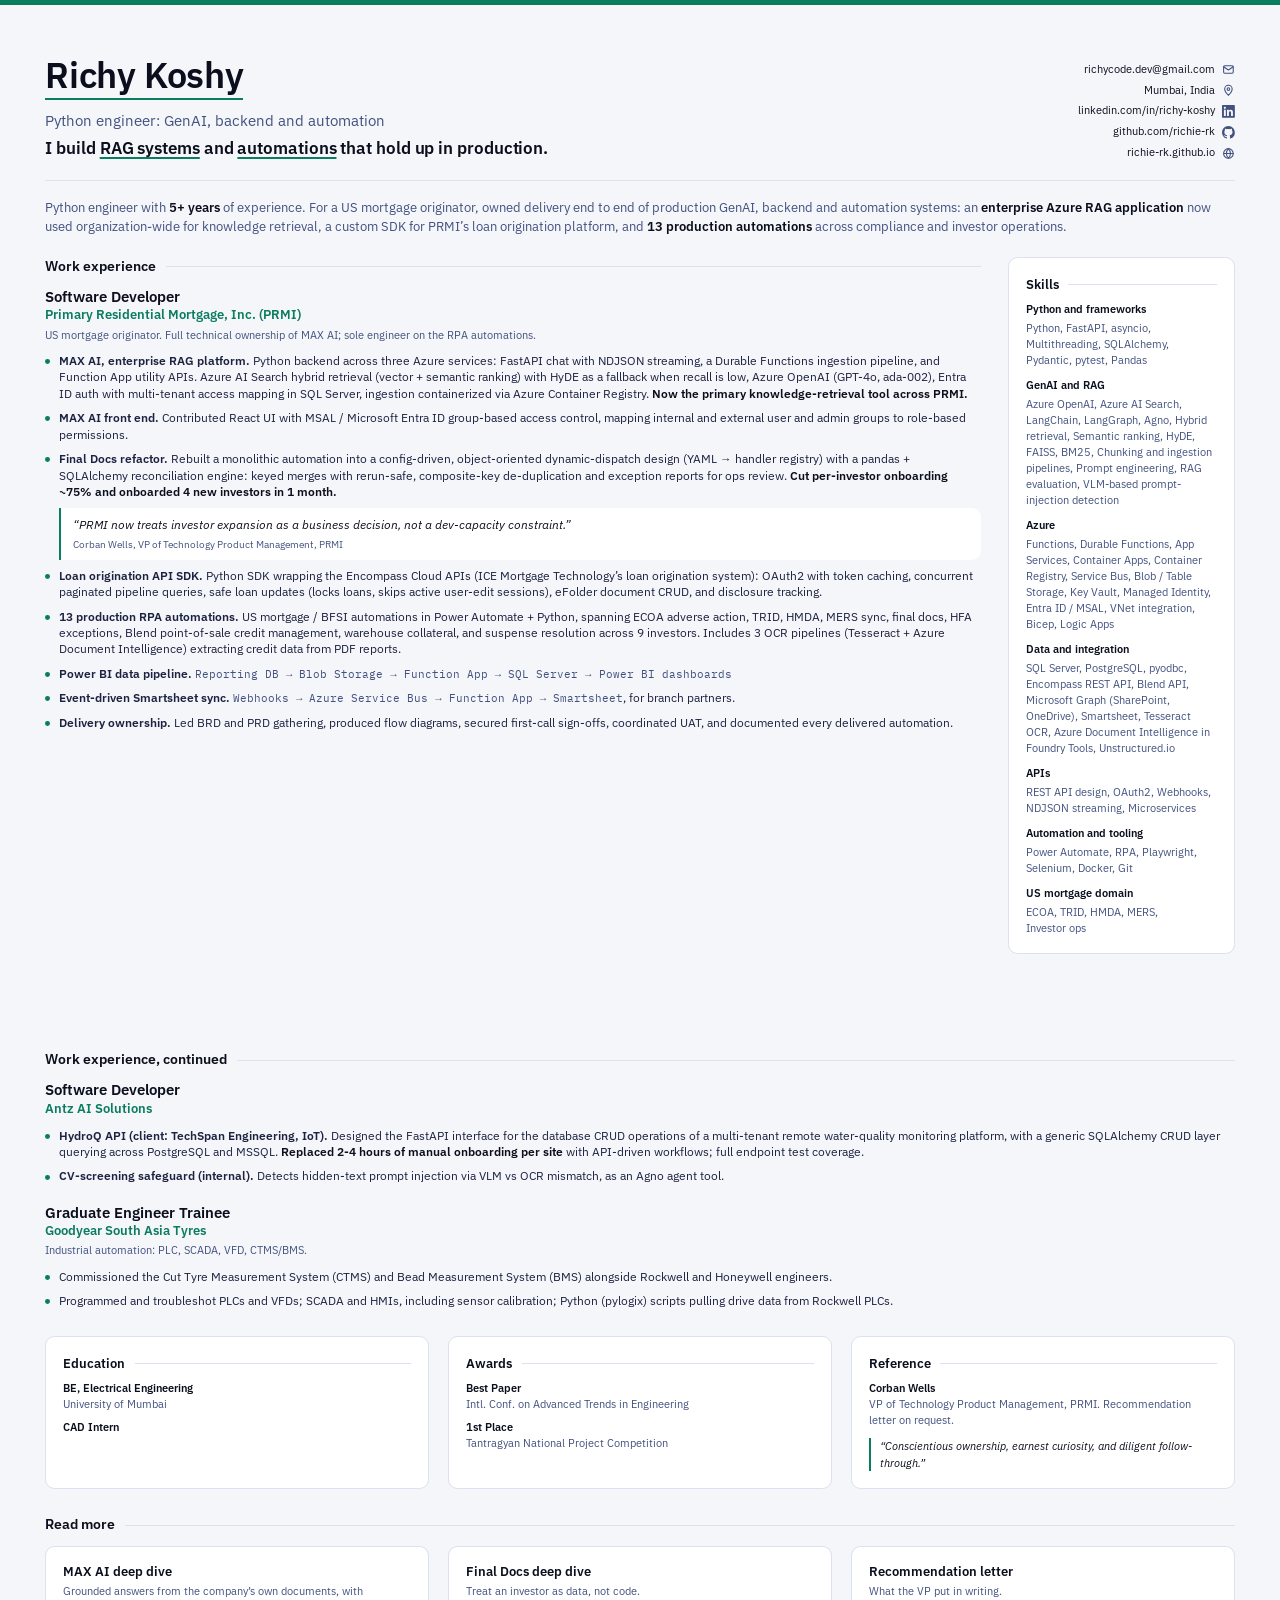
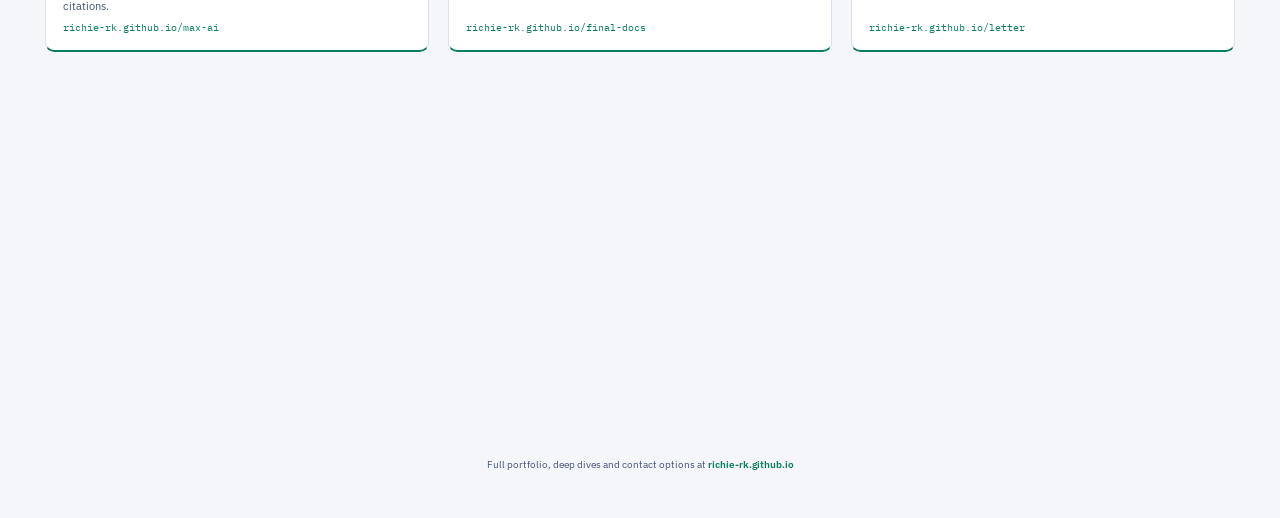
<file: _cv/cv-pdf.html>
<!DOCTYPE html>
<html lang="en">
<head>
<meta charset="UTF-8">
<title>Richy Koshy CV: Python engineer for GenAI and automation</title>
<meta name="robots" content="noindex">
<!--
  Source for Richy_Koshy_CV.pdf: the visual, human-reader CV in the portfolio's light theme.
  This folder starts with an underscore, so GitHub Pages never publishes it.
  Regenerate from the repo root (no server needed; the flag lets the file load the local fonts):
    chrome --headless=new --allow-file-access-from-files --no-pdf-header-footer --print-to-pdf=Richy_Koshy_CV.pdf file:///<repo>/_cv/cv-pdf.html
  Then check it is 2 A4 pages. Content rules: no dates, no phone number, no "immediate joiner"; PRMI work sits under PRMI.
-->
<style>
@font-face { font-family: "IBM Plex Sans"; src: url("../fonts/plex-sans.woff2") format("woff2"); font-weight: 100 700; font-style: normal; }
@font-face { font-family: "IBM Plex Sans"; src: url("../fonts/plex-sans-italic.woff2") format("woff2"); font-weight: 400; font-style: italic; }
@font-face { font-family: "IBM Plex Mono"; src: url("../fonts/plex-mono-400.woff2") format("woff2"); font-weight: 400; font-style: normal; }

/* The portfolio's light-theme tokens (css/site.css). */
:root {
  --bg: #F5F6FA;
  --surface: #FFFFFF;
  --text: #0B0E1C;
  --text-muted: #42517F;
  --border: #DCE0F0;
  --border-strong: #6A7391;
  --accent: #0A7C5F;
  --mint: #5FD4B0;

  --font-sans: "IBM Plex Sans", Arial, sans-serif;
  --font-mono: "IBM Plex Mono", "Courier New", monospace;

  --page-pad: 12mm;
  --gap: 7mm;
  --radius: 2.5mm;
  --rule: 0.6mm;
}

@page { size: A4; margin: 0; }
* { box-sizing: border-box; margin: 0; padding: 0; }
html {
  background: var(--bg);
  -webkit-print-color-adjust: exact;
  print-color-adjust: exact;
}
body {
  font-family: var(--font-sans);
  font-size: 8.7pt;
  line-height: 1.42;
  color: var(--text);
  font-synthesis: none;
  -webkit-font-smoothing: antialiased;
}
a { color: inherit; text-decoration: none; }
b, strong { font-weight: 600; }

/* The page frame. A top accent strip ties the PDF to the portfolio. */
.sheet {
  padding: var(--page-pad);
  padding-block-start: calc(var(--page-pad) + 1.5mm);
  border-block-start: 1.5mm solid var(--accent);
}

/* ---------- Header ---------- */
.head {
  display: grid;
  grid-template-columns: 1fr auto;
  gap: 4mm var(--gap);
  align-items: end;
  padding-block-end: 5mm;
  border-block-end: 0.25mm solid var(--border);
}
.name {
  display: inline-block;
  font-size: 27pt;
  font-weight: 600;
  line-height: 1.05;
  letter-spacing: -0.01em;
  padding-block-end: 1.2mm;
  border-block-end: var(--rule) solid var(--accent);   /* the portfolio's signature title rule */
}
.role { margin-block-start: 2.5mm; font-size: 11.5pt; color: var(--text-muted); }
.claim {
  margin-block-start: 1.5mm;
  font-size: 12.5pt;
  font-weight: 600;
  letter-spacing: -0.005em;
}
.kw {
  text-decoration-line: underline;
  text-decoration-color: var(--accent);
  text-decoration-thickness: 0.11em;
  text-underline-offset: 0.16em;
}
.contact {
  list-style: none;
  display: grid;
  gap: 1.3mm;
  font-size: 8.4pt;
  text-align: end;
}
.contact li { display: flex; align-items: center; justify-content: flex-end; gap: 1.8mm; }
.contact svg { width: 3.4mm; height: 3.4mm; flex: none; fill: var(--text-muted); }
.contact svg.stroke { fill: none; stroke: var(--text-muted); stroke-width: 2; stroke-linecap: round; stroke-linejoin: round; }

.summary {
  margin-block-start: 4.5mm;
  font-size: 9.6pt;
  line-height: 1.5;
  color: var(--text-muted);
}
.summary b { color: var(--text); }

/* ---------- Two columns ---------- */
.cols {
  display: grid;
  grid-template-columns: minmax(0, 1fr) 60mm;
  gap: var(--gap);
  margin-block-start: 5.5mm;
  align-items: start;
}
h2 {
  display: flex;
  align-items: center;
  gap: 2.5mm;
  font-size: 10.5pt;
  font-weight: 600;
  margin-block-end: 3mm;
  break-after: avoid;
}
h2::after { content: ""; flex: 1; height: 0.25mm; background: var(--border); }

/* ---------- Experience ---------- */
.job + .job { margin-block-start: 5mm; }
.job__head { break-inside: avoid; break-after: avoid; }
.job__title { font-size: 11pt; font-weight: 600; line-height: 1.25; }
.job__org { font-size: 9.6pt; font-weight: 600; color: var(--accent); }
.job__meta { margin-block-start: 0.8mm; font-size: 8.2pt; color: var(--text-muted); }
.items { list-style: none; margin-block-start: 2.6mm; display: grid; gap: 2.1mm; }
.item {
  position: relative;
  padding-inline-start: 3.6mm;
  break-inside: avoid;
}
.item::before {
  content: "";
  position: absolute;
  inset-inline-start: 0;
  inset-block-start: 1.65mm;
  width: 1.3mm;
  height: 1.3mm;
  border-radius: 50%;
  background: var(--accent);
}
.item b { color: var(--text); }
.item__lead { font-weight: 600; }
.item p { color: #1C2240; }
.flow { font-family: var(--font-mono); font-size: 8pt; color: var(--text-muted); }

.quote {
  margin-block-start: 2mm;
  padding: 2.2mm 3.2mm;
  border-inline-start: var(--rule) solid var(--accent);
  border-radius: 0 var(--radius) var(--radius) 0;
  background: var(--surface);
  break-inside: avoid;
}
.quote p { font-style: italic; font-size: 9.2pt; color: var(--text); }
.quote span { display: block; margin-block-start: 0.8mm; font-size: 7.8pt; color: var(--text-muted); }

/* ---------- Sidebar ---------- */
.side {
  display: grid;
  gap: 5mm;
  padding: 4.5mm;
  border: 0.25mm solid var(--border);
  border-radius: var(--radius);
  background: var(--surface);
}
.side h2 { font-size: 10pt; margin-block-end: 2.2mm; }
.group + .group { margin-block-start: 2.6mm; }
.group__name { font-size: 8.4pt; font-weight: 600; }
.group__list { margin-block-start: 0.6mm; font-size: 8pt; line-height: 1.45; color: var(--text-muted); text-wrap: pretty; }
.side p { font-size: 8.3pt; }
.side .muted { color: var(--text-muted); }
.side ul { list-style: none; display: grid; gap: 1.6mm; }
.award b { display: block; }
.award span { font-size: 8pt; color: var(--text-muted); }
.links a { display: flex; flex-direction: column; }
.links a b { color: var(--accent); }
.links a span { font-family: var(--font-mono); font-size: 7.4pt; color: var(--text-muted); }
.side section { break-inside: avoid; }

/* ---------- Page 2 ---------- */
.page2 {
  break-before: page;
  display: flex;
  flex-direction: column;
  min-height: 296mm;   /* one A4 page less a hair, so the footer can sit at the bottom without spilling */
  padding: calc(var(--page-pad) + 1.5mm) var(--page-pad) var(--page-pad);
}
.page2 .job + .job { margin-block-start: 5mm; }
.cards {
  display: grid;
  grid-template-columns: repeat(3, minmax(0, 1fr));
  gap: 5mm;
  margin-block-start: 7mm;
}
.card {
  padding: 4.5mm;
  border: 0.25mm solid var(--border);
  border-radius: var(--radius);
  background: var(--surface);
  break-inside: avoid;
}
.card h2 { font-size: 10pt; margin-block-end: 2.2mm; }
.card p { font-size: 8.4pt; }
.card .muted { color: var(--text-muted); }
.card ul { list-style: none; display: grid; gap: 1.8mm; }
.card blockquote {
  margin-block-start: 2.5mm;
  padding-inline-start: 2.5mm;
  border-inline-start: var(--rule) solid var(--accent);
  font-style: italic;
  font-size: 8.6pt;
}
.readmore { margin-block-start: 7mm; }
.readmore ul {
  list-style: none;
  display: grid;
  grid-template-columns: repeat(3, minmax(0, 1fr));
  gap: 5mm;
}
.readmore li { display: flex; }
.readmore a {
  flex: 1;
  display: flex;
  flex-direction: column;
  gap: 0.8mm;
  padding: 4mm 4.5mm;
  border-radius: var(--radius);
  background: var(--surface);
  border: 0.25mm solid var(--border);
  border-block-end: var(--rule) solid var(--accent);
}
.readmore b { font-size: 9.6pt; }
.readmore span { font-size: 8pt; color: var(--text-muted); }
.readmore code { margin-block-start: auto; padding-block-start: 1mm; font-family: var(--font-mono); font-size: 7.4pt; color: var(--accent); }

.foot {
  margin-block-start: auto;
  padding-block-start: 9mm;
  font-size: 7.6pt;
  color: var(--text-muted);
  text-align: center;
}
.foot a { color: var(--accent); font-weight: 600; }
</style>
</head>
<body>
<div class="sheet">

  <header class="head">
    <div>
      <h1 class="name">Richy Koshy</h1>
      <p class="role">Python engineer: GenAI, backend and automation</p>
      <p class="claim">I build <span class="kw">RAG systems</span> and <span class="kw">automations</span> that hold up in production.</p>
    </div>
    <ul class="contact">
      <li><a href="mailto:richycode.dev@gmail.com">richycode.dev@gmail.com</a><svg class="stroke" viewBox="0 0 24 24" aria-hidden="true"><rect x="3" y="5" width="18" height="14" rx="2"/><path d="m3 7 9 6 9-6"/></svg></li>
      <li>Mumbai, India<svg class="stroke" viewBox="0 0 24 24" aria-hidden="true"><path d="M12 21s-7-6.2-7-11.5a7 7 0 0 1 14 0C19 14.8 12 21 12 21Z"/><circle cx="12" cy="9.5" r="2.5"/></svg></li>
      <li><a href="https://linkedin.com/in/richy-koshy">linkedin.com/in/richy-koshy</a><svg viewBox="0 0 24 24" aria-hidden="true"><path d="M20.447 20.452h-3.554v-5.569c0-1.328-.027-3.037-1.852-3.037-1.853 0-2.136 1.445-2.136 2.939v5.667H9.351V9h3.414v1.561h.046c.477-.9 1.637-1.85 3.37-1.85 3.601 0 4.267 2.37 4.267 5.455v6.286zM5.337 7.433c-1.144 0-2.063-.926-2.063-2.065 0-1.138.92-2.063 2.063-2.063 1.14 0 2.064.925 2.064 2.063 0 1.139-.925 2.065-2.064 2.065zm1.782 13.019H3.555V9h3.564v11.452zM22.225 0H1.771C.792 0 0 .774 0 1.729v20.542C0 23.227.792 24 1.771 24h20.451C23.2 24 24 23.227 24 22.271V1.729C24 .774 23.2 0 22.225 0z"/></svg></li>
      <li><a href="https://github.com/richie-rk">github.com/richie-rk</a><svg viewBox="0 0 16 16" aria-hidden="true"><path d="M8 0C3.58 0 0 3.58 0 8c0 3.54 2.29 6.53 5.47 7.59.4.07.55-.17.55-.38 0-.19-.01-.82-.01-1.49-2.01.37-2.53-.49-2.69-.94-.09-.23-.48-.94-.82-1.13-.28-.15-.68-.52-.01-.53.63-.01 1.08.58 1.23.82.72 1.21 1.87.87 2.33.66.07-.52.28-.87.51-1.07-1.78-.2-3.64-.89-3.64-3.95 0-.87.31-1.59.82-2.15-.08-.2-.36-1.02.08-2.12 0 0 .67-.21 2.2.82.64-.18 1.32-.27 2-.27s1.36.09 2 .27c1.53-1.04 2.2-.82 2.2-.82.44 1.1.16 1.92.08 2.12.51.56.82 1.27.82 2.15 0 3.07-1.87 3.75-3.65 3.95.29.25.54.73.54 1.48 0 1.07-.01 1.93-.01 2.2 0 .21.15.46.55.38A8.01 8.01 0 0 0 16 8c0-4.42-3.58-8-8-8z"/></svg></li>
      <li><a href="https://richie-rk.github.io/">richie-rk.github.io</a><svg class="stroke" viewBox="0 0 24 24" aria-hidden="true"><circle cx="12" cy="12" r="9"/><path d="M3 12h18M12 3c2.5 2.7 3.8 5.7 3.8 9s-1.3 6.3-3.8 9c-2.5-2.7-3.8-5.7-3.8-9S9.5 5.7 12 3Z"/></svg></li>
    </ul>
  </header>

  <p class="summary">Python engineer with <b>5+ years</b> of experience. For a US mortgage originator, owned delivery end to end of production GenAI, backend and automation systems: an <b>enterprise Azure RAG application</b> now used organization-wide for knowledge retrieval, a custom SDK for PRMI’s loan origination platform, and <b>13 production automations</b> across compliance and investor operations.</p>

  <div class="cols">
    <main>
      <h2>Work experience</h2>

      <article class="job">
        <div class="job__head">
          <h3 class="job__title">Software Developer</h3>
          <p class="job__org">Primary Residential Mortgage, Inc. (PRMI)</p>
          <p class="job__meta">US mortgage originator. Full technical ownership of MAX AI; sole engineer on the RPA automations.</p>
        </div>
        <ul class="items">
          <li class="item"><p><span class="item__lead">MAX AI, enterprise RAG platform.</span> Python backend across three Azure services: FastAPI chat with NDJSON streaming, a Durable Functions ingestion pipeline, and Function App utility APIs. Azure AI Search hybrid retrieval (vector + semantic ranking) with HyDE as a fallback when recall is low, Azure OpenAI (GPT-4o, ada-002), Entra ID auth with multi-tenant access mapping in SQL Server, ingestion containerized via Azure Container Registry. <b>Now the primary knowledge-retrieval tool across PRMI.</b></p></li>
          <li class="item"><p><span class="item__lead">MAX AI front end.</span> Contributed React UI with MSAL / Microsoft Entra ID group-based access control, mapping internal and external user and admin groups to role-based permissions.</p></li>
          <li class="item">
            <p><span class="item__lead">Final Docs refactor.</span> Rebuilt a monolithic automation into a config-driven, object-oriented dynamic-dispatch design (YAML → handler registry) with a pandas + SQLAlchemy reconciliation engine: keyed merges with rerun-safe, composite-key de-duplication and exception reports for ops review. <b>Cut per-investor onboarding ~75% and onboarded 4 new investors in 1 month.</b></p>
            <div class="quote"><p>“PRMI now treats investor expansion as a business decision, not a dev-capacity constraint.”</p><span>Corban Wells, VP of Technology Product Management, PRMI</span></div>
          </li>
          <li class="item"><p><span class="item__lead">Loan origination API SDK.</span> Python SDK wrapping the Encompass Cloud APIs (ICE Mortgage Technology’s loan origination system): OAuth2 with token caching, concurrent paginated pipeline queries, safe loan updates (locks loans, skips active user-edit sessions), eFolder document CRUD, and disclosure tracking.</p></li>
          <li class="item"><p><span class="item__lead">13 production RPA automations.</span> US mortgage / BFSI automations in Power Automate + Python, spanning ECOA adverse action, TRID, HMDA, MERS sync, final docs, HFA exceptions, Blend point-of-sale credit management, warehouse collateral, and suspense resolution across 9 investors. Includes 3 OCR pipelines (Tesseract + Azure Document Intelligence) extracting credit data from PDF reports.</p></li>
          <li class="item"><p><span class="item__lead">Power BI data pipeline.</span> <span class="flow">Reporting DB → Blob Storage → Function App → SQL Server → Power BI dashboards</span></p></li>
          <li class="item"><p><span class="item__lead">Event-driven Smartsheet sync.</span> <span class="flow">Webhooks → Azure Service Bus → Function App → Smartsheet</span>, for branch partners.</p></li>
          <li class="item"><p><span class="item__lead">Delivery ownership.</span> Led BRD and PRD gathering, produced flow diagrams, secured first-call sign-offs, coordinated UAT, and documented every delivered automation.</p></li>
        </ul>
      </article>

    </main>

    <aside class="side">
      <section>
        <h2>Skills</h2>
        <div class="group"><p class="group__name">Python and frameworks</p><p class="group__list">Python, FastAPI, asyncio, Multithreading, SQLAlchemy, Pydantic, pytest, Pandas</p></div>
        <div class="group"><p class="group__name">GenAI and RAG</p><p class="group__list">Azure OpenAI, Azure AI Search, LangChain, LangGraph, Agno, Hybrid retrieval, Semantic ranking, HyDE, FAISS, BM25, Chunking and ingestion pipelines, Prompt engineering, RAG evaluation, VLM-based prompt-injection detection</p></div>
        <div class="group"><p class="group__name">Azure</p><p class="group__list">Functions, Durable Functions, App Services, Container Apps, Container Registry, Service Bus, Blob / Table Storage, Key Vault, Managed Identity, Entra ID / MSAL, VNet integration, Bicep, Logic Apps</p></div>
        <div class="group"><p class="group__name">Data and integration</p><p class="group__list">SQL Server, PostgreSQL, pyodbc, Encompass REST API, Blend API, Microsoft Graph (SharePoint, OneDrive), Smartsheet, Tesseract OCR, Azure Document Intelligence in Foundry Tools, Unstructured.io</p></div>
        <div class="group"><p class="group__name">APIs</p><p class="group__list">REST API design, OAuth2, Webhooks, NDJSON streaming, Microservices</p></div>
        <div class="group"><p class="group__name">Automation and tooling</p><p class="group__list">Power Automate, RPA, Playwright, Selenium, Docker, Git</p></div>
        <div class="group"><p class="group__name">US mortgage domain</p><p class="group__list">ECOA, TRID, HMDA, MERS, Investor ops</p></div>
      </section>

    </aside>
  </div>

</div>

<div class="page2">
  <h2>Work experience, continued</h2>
      <article class="job">
        <div class="job__head">
          <h3 class="job__title">Software Developer</h3>
          <p class="job__org">Antz AI Solutions</p>
        </div>
        <ul class="items">
          <li class="item"><p><span class="item__lead">HydroQ API (client: TechSpan Engineering, IoT).</span> Designed the FastAPI interface for the database CRUD operations of a multi-tenant remote water-quality monitoring platform, with a generic SQLAlchemy CRUD layer querying across PostgreSQL and MSSQL. <b>Replaced 2-4 hours of manual onboarding per site</b> with API-driven workflows; full endpoint test coverage.</p></li>
          <li class="item"><p><span class="item__lead">CV-screening safeguard (internal).</span> Detects hidden-text prompt injection via VLM vs OCR mismatch, as an Agno agent tool.</p></li>
        </ul>
      </article>

      <article class="job">
        <div class="job__head">
          <h3 class="job__title">Graduate Engineer Trainee</h3>
          <p class="job__org">Goodyear South Asia Tyres</p>
          <p class="job__meta">Industrial automation: PLC, SCADA, VFD, CTMS/BMS.</p>
        </div>
        <ul class="items">
          <li class="item"><p>Commissioned the Cut Tyre Measurement System (CTMS) and Bead Measurement System (BMS) alongside Rockwell and Honeywell engineers.</p></li>
          <li class="item"><p>Programmed and troubleshot PLCs and VFDs; SCADA and HMIs, including sensor calibration; Python (pylogix) scripts pulling drive data from Rockwell PLCs.</p></li>
        </ul>
      </article>

  <div class="cards">
    <section class="card">
      <h2>Education</h2>
      <p><b>BE, Electrical Engineering</b></p>
      <p class="muted">University of Mumbai</p>
      <p style="margin-top:2mm"><b>CAD Intern</b></p>
    </section>
    <section class="card">
      <h2>Awards</h2>
      <ul>
        <li><p><b>Best Paper</b></p><p class="muted">Intl. Conf. on Advanced Trends in Engineering</p></li>
        <li><p><b>1st Place</b></p><p class="muted">Tantragyan National Project Competition</p></li>
      </ul>
    </section>
    <section class="card">
      <h2>Reference</h2>
      <p><b>Corban Wells</b></p>
      <p class="muted">VP of Technology Product Management, PRMI. Recommendation letter on request.</p>
      <blockquote>“Conscientious ownership, earnest curiosity, and diligent follow-through.”</blockquote>
    </section>
  </div>

  <section class="readmore">
    <h2>Read more</h2>
    <ul>
      <li><a href="https://richie-rk.github.io/max-ai.html"><b>MAX AI deep dive</b><span>Grounded answers from the company’s own documents, with citations.</span><code>richie-rk.github.io/max-ai</code></a></li>
      <li><a href="https://richie-rk.github.io/final-docs.html"><b>Final Docs deep dive</b><span>Treat an investor as data, not code.</span><code>richie-rk.github.io/final-docs</code></a></li>
      <li><a href="https://richie-rk.github.io/letter.html"><b>Recommendation letter</b><span>What the VP put in writing.</span><code>richie-rk.github.io/letter</code></a></li>
    </ul>
  </section>

  <p class="foot">Full portfolio, deep dives and contact options at <a href="https://richie-rk.github.io/">richie-rk.github.io</a></p>
</div>
</body>
</html>
</file>
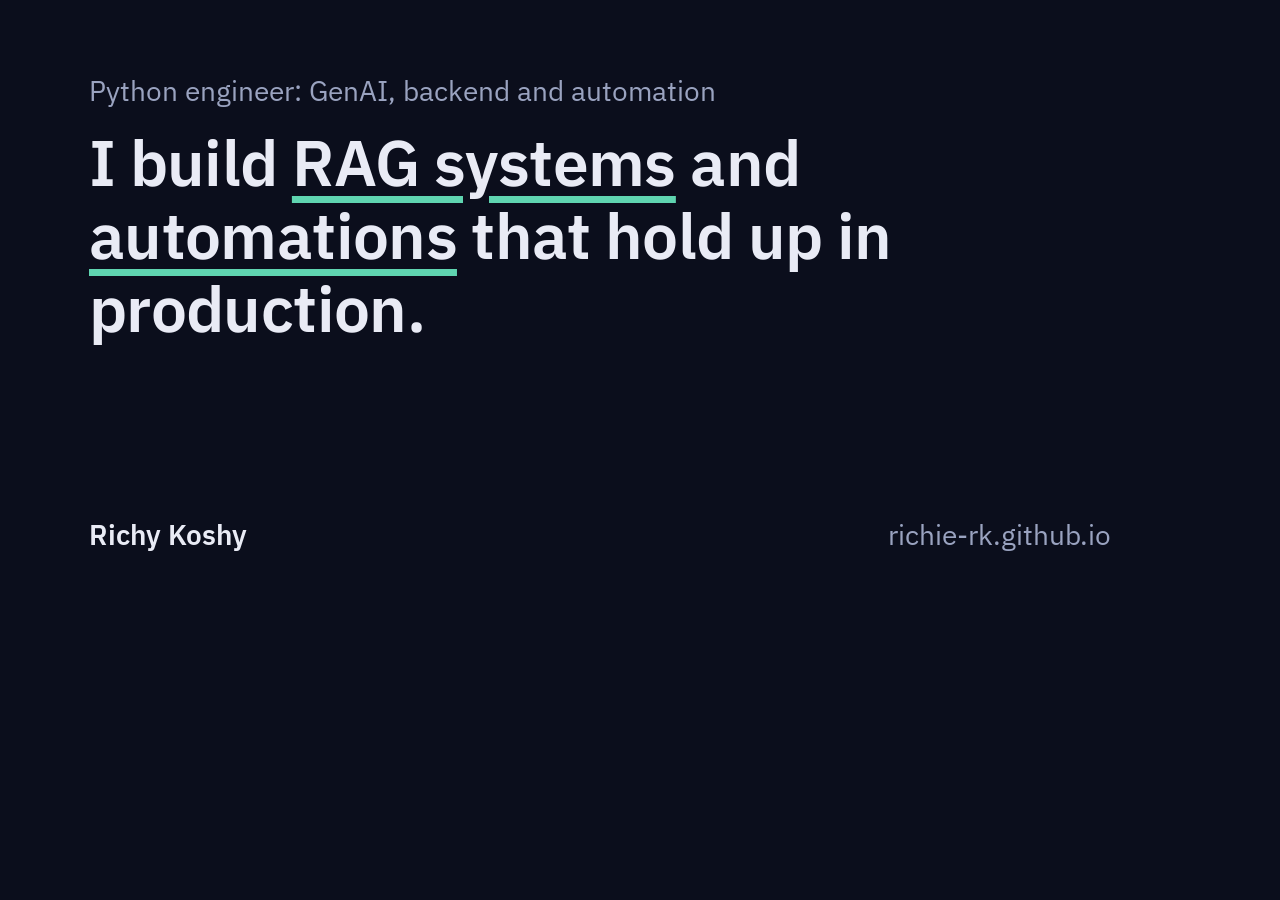
<file: _og/og-home.html>
<!DOCTYPE html>
<html lang="en">
<head>
<meta charset="UTF-8">
<meta name="robots" content="noindex">
<title>og-home</title>
<!--
  Source for images/og-home.png, the home page's 1200x630 link preview. The folder starts
  with an underscore, so GitHub Pages never publishes it. Regenerate from the repo root:
    chrome --headless=new --allow-file-access-from-files --hide-scrollbars --window-size=1200,630 --screenshot=images/og-home.png file:///<repo>/_og/og-home.html
-->
<style>
@font-face { font-family: "IBM Plex Sans"; src: url("../fonts/plex-sans.woff2") format("woff2"); font-weight: 100 700; }
* { margin: 0; box-sizing: border-box; }
html, body { width: 1200px; height: 630px; overflow: hidden; }
body {
  display: grid;
  grid-template-rows: auto 1fr auto;
  padding: 74px 89px 78px;
  background: #0B0E1C;
  color: #E9EBF5;
  font-family: "IBM Plex Sans", Arial, sans-serif;
  -webkit-font-smoothing: antialiased;
}
.role { font-size: 28px; line-height: 1.2; color: #9AA3C0; }
.claim {
  max-width: 940px;
  margin-top: 18px;
  font-size: 64px;
  font-weight: 600;
  line-height: 1.14;
  letter-spacing: -0.01em;
}
.kw {
  text-decoration-line: underline;
  text-decoration-color: #5FD4B0;
  text-decoration-thickness: 0.11em;
  text-underline-offset: 0.16em;
}
.foot { display: flex; justify-content: space-between; font-size: 28px; line-height: 1.2; }
.name { font-weight: 600; }
.url { color: #9AA3C0; }
</style>
</head>
<body>
  <div>
    <p class="role">Python engineer: GenAI, backend and automation</p>
    <p class="claim">I build <span class="kw">RAG systems</span> and <span class="kw">automations</span> that hold up in production.</p>
  </div>
  <div></div>
  <div class="foot"><p class="name">Richy Koshy</p><p class="url">richie-rk.github.io</p></div>
</body>
</html>
</file>
<file: css/site.css>
/* Richy Koshy portfolio: the one shared stylesheet. Governed by DESIGN_RULES.md. */
@layer tokens, base, layout, components, utilities;

/* Plex Sans (variable) for 400 and 600, Latin subset. */
@font-face {
  font-family: "IBM Plex Sans";
  src: url("../fonts/plex-sans.woff2") format("woff2");
  font-weight: 100 700;
  font-style: normal;
  font-display: swap;
  unicode-range: U+0000-00FF, U+0131, U+0152-0153, U+02BB-02BC, U+02C6, U+02DA, U+02DC, U+0304, U+0308, U+0329, U+2000-206F, U+20AC, U+2122, U+2191, U+2193, U+2212, U+2215, U+FEFF, U+FFFD;
}
@font-face {
  font-family: "IBM Plex Sans";
  src: url("../fonts/plex-sans-italic.woff2") format("woff2");
  font-weight: 400;
  font-style: italic;
  font-display: swap;
  unicode-range: U+0000-00FF, U+0131, U+0152-0153, U+02BB-02BC, U+02C6, U+02DA, U+02DC, U+0304, U+0308, U+0329, U+2000-206F, U+20AC, U+2122, U+2191, U+2193, U+2212, U+2215, U+FEFF, U+FFFD;
}
@font-face {
  font-family: "IBM Plex Mono";
  src: url("../fonts/plex-mono-400.woff2") format("woff2");
  font-weight: 400;
  font-style: normal;
  font-display: swap;
  unicode-range: U+0000-00FF, U+0131, U+0152-0153, U+02BB-02BC, U+02C6, U+02DA, U+02DC, U+0304, U+0308, U+0329, U+2000-206F, U+20AC, U+2122, U+2191, U+2193, U+2212, U+2215, U+FEFF, U+FFFD;
}

/* Metric-matched fallbacks, so the swap to Plex doesn't shift the layout. */
@font-face {
  font-family: "Plex Sans Fallback";
  src: local("Arial"), local("ArialMT"), local("Liberation Sans"), local("Arimo");
  font-weight: 400;
  font-style: normal;
  size-adjust: 100.78%;
  ascent-override: 101.7%;
  descent-override: 27.29%;
  line-gap-override: 0%;
}
@font-face {
  font-family: "Plex Sans Fallback";
  src: local("Arial Italic"), local("Arial-ItalicMT"), local("Liberation Sans Italic"), local("Arimo Italic");
  font-weight: 400;
  font-style: italic;
  size-adjust: 100.78%;
  ascent-override: 101.7%;
  descent-override: 27.29%;
  line-gap-override: 0%;
}
@font-face {
  font-family: "Plex Sans Fallback";
  src: local("Arial Bold"), local("Arial-BoldMT"), local("Liberation Sans Bold"), local("Arimo Bold");
  font-weight: 600;
  font-style: normal;
  size-adjust: 96.97%;
  ascent-override: 105.71%;
  descent-override: 28.36%;
  line-gap-override: 0%;
}
/* Android: Roboto, tuned on its own. */
@font-face {
  font-family: "Plex Sans Fallback Android";
  src: local("Roboto"), local("Roboto Regular"), local("Roboto-Regular");
  font-weight: 400;
  font-style: normal;
  size-adjust: 101.38%;
  ascent-override: 101.1%;
  descent-override: 27.13%;
  line-gap-override: 0%;
}
@font-face {
  font-family: "Plex Sans Fallback Android";
  src: local("Roboto Bold"), local("Roboto-Bold");
  font-weight: 600;
  font-style: normal;
  size-adjust: 103.14%;
  ascent-override: 99.38%;
  descent-override: 26.66%;
  line-gap-override: 0%;
}
/* Mono candidates all advance 0.6em, so one override set fits. */
@font-face {
  font-family: "Plex Mono Fallback";
  src: local("Courier New"), local("CourierNewPSMT"), local("Liberation Mono"), local("Cousine"), local("Droid Sans Mono"), local("DroidSansMono"), local("Roboto Mono");
  font-weight: 400;
  font-style: normal;
  size-adjust: 100%;
  ascent-override: 102.52%;
  descent-override: 27.5%;
  line-gap-override: 0%;
}

/* Cross-document view transitions, only without reduced motion. */
@media (prefers-reduced-motion: no-preference) {
  @view-transition {
    navigation: auto;
  }
}

@layer tokens {
  :root {
    /* Colour. Dark is Richy's palette and the fallback without light-dark(). */
    color-scheme: dark;
    --bg: #0B0E1C;
    --surface: #141A2E;
    --text: #DDE7E4;                /* 15.20:1 on bg, 13.66:1 on surface; APCA Lc 90 */
    --text-strong: #FFFFFF;         /* headings and bold keywords only */
    --text-muted: #AEC3BE;          /* 10.38:1 on bg, 9.33:1 on surface; APCA Lc 67 */
    --border: #232B47;              /* decorative hairlines only (1.38:1) */
    --border-strong: #6A7391;       /* UI borders; fails as small text, so never used for text */
    --accent: #5FD4B0;
    --accent-hover: #83E3C6;
    --accent-pressed: #A3EAD5;      /* a step past hover in the same hue */
    --accent-contrast: #04241A;     /* 9.06:1 on accent */
    --rule-accent: #5FD4B0;         /* non-text accents only: the title rule and keyword underline */
    /* Links: the accent's lighter tint (Lc 78; #5FD4B0 is Lc 68). */
    --link: #83E3C6;                /* 12.59:1 on bg, 11.31:1 on surface */
    --focus: #5FD4B0;
    --shadow-colour: rgb(4 6 14 / 0.55);

    /* Type */
    --font-sans: "IBM Plex Sans", "Plex Sans Fallback", "Plex Sans Fallback Android", sans-serif;
    --font-mono: "IBM Plex Mono", "Plex Mono Fallback", ui-monospace, monospace;
    --weight-regular: 400;
    --weight-strong: 600;
    /* Fluid modular scale: ratio 1.25 at 320px (17px base), 1.333 at 1440px (18px). */
    --step--1: 0.875rem;
    --step-0: clamp(1.0625rem, 1.0446rem + 0.0893vw, 1.125rem);
    --step-1: clamp(1.3281rem, 1.2791rem + 0.245vw, 1.5rem);
    --step-2: clamp(1.6602rem, 1.5633rem + 0.4841vw, 2rem);
    --step-3: clamp(2.0752rem, 1.9068rem + 0.8421vw, 2.6667rem);
    --step-4: clamp(2.594rem, 2.3203rem + 1.3686vw, 3.5556rem);
    --leading-body: 1.6;
    --leading-prose: 1.65;
    --leading-snug: 1.25;
    --leading-heading: 1.2;
    --leading-tight: 1.1;
    --tracking-display: -0.01em;
    /* 55ch sets about 66 real characters; a ch is the width of "0". */
    --measure: 55ch;

    /* Spacing: the only scale. */
    --space-1: 0.25rem;
    --space-2: 0.5rem;
    --space-3: 0.75rem;
    --space-4: 1rem;
    --space-5: 1.5rem;
    --space-6: 2rem;
    --space-7: 3rem;
    --space-8: 4rem;
    --space-9: 6rem;
    --space-10: 8rem;

    /* Layout. The ch measures resolve in each element's own font. */
    --container: 72rem;
    --gutter: var(--space-4);
    --section-space: var(--space-7);
    --header-size: 3.5rem;
    --target: 2.75rem;              /* 44px touch target */
    --hero-width: 48rem;            /* 8 of 12 columns; the right third stays empty on purpose */
    --measure-claim: 20ch;
    --measure-standfirst: 52ch;
    --measure-outcome: 40ch;
    --measure-case-claim: 24ch;
    --column-min: 14rem;
    --scan-width: 52rem;
    --diagram-min: 52.5rem;         /* the wide diagrams stay legible; narrower screens scroll */

    /* Shape: two radii, one elevation */
    --radius-sm: 0.25rem;           /* buttons, inline code, skip link */
    --radius-md: 0.5rem;            /* code blocks, figures, letter scans */
    --border-width: 1px;
    --rule-width: 2px;
    --focus-width: 2px;
    --focus-offset: 3px;
    --underline-offset: 0.2em;
    --underline-offset-current: 0.35em;
    --keyword-underline: 0.11em;
    --keyword-underline-offset: 0.16em;
    /* em-based, so both view-transition snapshots scale together. */
    --title-rule: 0.0625em;
    --title-rule-gap: 0.125em;
    --icon-size: 1.25rem;
    --icon-size-sm: 1.125rem;
    --glow-size: 0.375rem;
    --icon-stroke: 1.75;
    --z-header: 50;
    --z-skip-link: 100;
    /* The single elevation level, for the letter scans. */
    --shadow-raised: 0 1px 2px var(--shadow-colour), 0 8px 24px var(--shadow-colour);
    --inline-icon: 0.85em;
    --logo-size: 1em;

    /* Motion */
    --ease-out: cubic-bezier(0.2, 0, 0, 1);
    --duration-morph: 300ms;
    --duration-fade-out: 150ms;
    --duration-fade-in: 250ms;
    --duration-hover: 150ms;
  }

  /* One declaration per token for both themes; color-scheme picks the branch. */
  @supports (color: light-dark(#000, #fff)) {
    :root {
      color-scheme: light dark;
      --bg: light-dark(#F5F6FA, #0B0E1C);
      --surface: light-dark(#FFFFFF, #141A2E);
      --text: light-dark(#0B0E1C, #DDE7E4);
      --text-strong: light-dark(#0B0E1C, #FFFFFF);
      --text-muted: light-dark(#42517F, #AEC3BE);     /* light: 7.16:1 on bg, 7.73:1 on surface */
      --border: light-dark(#DCE0F0, #232B47);
      --border-strong: light-dark(#6A7391, #6A7391);  /* light: 4.35:1 on bg */
      --accent: light-dark(#0A7C5F, #5FD4B0);         /* teal fails on light (1.69:1); #0A7C5F is 4.79:1 */
      --accent-hover: light-dark(#086A51, #83E3C6);
      --accent-pressed: light-dark(#065541, #A3EAD5);
      --accent-contrast: light-dark(#FFFFFF, #04241A);
      /* Non-text teal in light mode: 3.12:1 on bg, 3.37:1 on surface. */
      --rule-accent: light-dark(#1F9E7A, #5FD4B0);
      --link: light-dark(#0A7C5F, #83E3C6);
      --focus: light-dark(#0A7C5F, #5FD4B0);
      --shadow-colour: light-dark(rgb(11 14 28 / 0.08), rgb(4 6 14 / 0.55));
    }
    :root[data-theme="light"] { color-scheme: light; }
    :root[data-theme="dark"] { color-scheme: dark; }
  }

  @media (min-width: 48rem) {
    :root {
      --gutter: var(--space-5);
      --section-space: var(--space-8);
    }
  }
  @media (min-width: 64rem) {
    :root {
      --gutter: var(--space-6);
      --section-space: var(--space-9);
    }
  }
}

@layer base {
  *, *::before, *::after { box-sizing: border-box; }
  * { margin: 0; }

  html {
    -webkit-text-size-adjust: 100%;
    text-size-adjust: 100%;
    /* The sticky header never covers focus; --header-offset is measured by
       js/site.js. */
    scroll-padding-block-start: calc(var(--header-offset, var(--header-size)) + var(--space-4));
  }

  body {
    min-block-size: 100vh;
    background: var(--bg);
    color: var(--text);
    font-family: var(--font-sans);
    font-size: var(--step-0);
    font-weight: var(--weight-regular);
    line-height: var(--leading-body);
    font-synthesis: none;
    -webkit-font-smoothing: antialiased;
  }

  h1, h2, h3, h4 {
    color: var(--text-strong);
    font-weight: var(--weight-strong);
    line-height: var(--leading-heading);
    text-wrap: balance;
  }
  h1 { font-size: var(--step-3); letter-spacing: var(--tracking-display); }
  h2 { font-size: var(--step-2); }
  h3 { font-size: var(--step-1); line-height: var(--leading-snug); }
  h4 { font-size: var(--step-0); }

  p, li, dd, dt, figcaption, blockquote { text-wrap: pretty; }
  strong, b {
    color: var(--text-strong);
    font-weight: var(--weight-strong);
  }

  a {
    color: var(--link);
    text-decoration-line: underline;
    text-decoration-thickness: var(--border-width);
    text-underline-offset: var(--underline-offset);
  }
  a:hover { text-decoration-thickness: var(--rule-width); }

  :focus-visible {
    outline: var(--focus-width) solid var(--focus);
    outline-offset: var(--focus-offset);
  }

  ul, ol { padding-inline-start: var(--space-5); }
  li::marker { color: var(--text-muted); }

  img, svg, picture, video { display: block; max-inline-size: 100%; }
  img { block-size: auto; }

  code { font-family: var(--font-mono); font-size: 1em; }
  button, input, select, textarea { font: inherit; color: inherit; }
  button { cursor: pointer; }

  hr { border: 0; border-block-start: var(--border-width) solid var(--border); }
  table { border-collapse: collapse; font-variant-numeric: tabular-nums; }

  [hidden] { display: none !important; }

  @media (prefers-reduced-motion: no-preference) {
    html { scroll-behavior: smooth; }
  }
  @media (prefers-reduced-motion: reduce) {
    *, *::before, *::after {
      animation-duration: 0.01ms !important;
      animation-iteration-count: 1 !important;
      transition-duration: 0.01ms !important;
    }
  }

  /* The header stays still while the page cross-fades beneath it. */
  ::view-transition-old(root) {
    animation-duration: var(--duration-fade-out);
    animation-timing-function: ease-out;
  }
  ::view-transition-new(root) {
    animation-duration: var(--duration-fade-in);
    animation-timing-function: ease-out;
  }
  ::view-transition-group(site-header) { animation: none; z-index: 1; }
  ::view-transition-old(site-header) { display: none; }
  ::view-transition-new(site-header) { animation: none; }
  ::view-transition-group(*) {
    animation-duration: var(--duration-morph);
    animation-timing-function: var(--ease-out);
  }
}

@layer layout {
  .container {
    inline-size: 100%;
    max-inline-size: calc(var(--container) + 2 * var(--gutter));
    margin-inline: auto;
    padding-inline: var(--gutter);
  }

  .section { padding-block: var(--section-space); }
  /* Adjacent sections share one gap. */
  .section + .section { padding-block-start: 0; }

  .prose {
    max-inline-size: var(--measure);
    line-height: var(--leading-prose);
  }
  .prose > * + * { margin-block-start: var(--space-4); }
  .prose > * + :is(h2, h3) { margin-block-start: var(--space-7); }
  .prose > :is(h2, h3) + * { margin-block-start: var(--space-3); }

  .flow > * + * { margin-block-start: var(--flow-space, var(--space-4)); }

  .skip-link {
    position: absolute;
    inset-block-start: var(--space-2);
    inset-inline-start: var(--space-2);
    z-index: var(--z-skip-link);
    padding: var(--space-2) var(--space-4);
    border-radius: var(--radius-sm);
    background: var(--accent);
    color: var(--accent-contrast);
    font-weight: var(--weight-strong);
    text-decoration: none;
    transform: translateY(calc(-100% - var(--space-4)));
  }
  .skip-link:focus { transform: none; }

  /* Sticky and identical on every page, so it holds still in view transitions. */
  .site-header {
    position: sticky;
    inset-block-start: 0;
    z-index: var(--z-header);
    background: var(--bg);
    border-block-end: var(--border-width) solid var(--border);
    view-transition-name: site-header;
  }
  /* Below 20rem the header may wrap, so it scrolls away instead of covering
     focus. */
  @media (max-width: 19.99rem) {
    .site-header { position: relative; }
  }
  /* At 320px the header fits one row only with compact links. */
  .site-header__inner {
    display: flex;
    flex-wrap: wrap;
    align-items: center;
    column-gap: var(--space-2);
    min-block-size: var(--header-size);
  }
  .site-header__brand {
    margin-inline-end: auto;
    color: var(--text-strong);
    font-weight: var(--weight-strong);
    text-decoration: none;
    display: inline-flex;
    align-items: center;
    min-block-size: var(--target);
  }
  .site-header__brand:hover {
    text-decoration-line: underline;
    text-decoration-thickness: var(--rule-width);
    text-underline-offset: var(--underline-offset-current);
  }
  .site-nav__list {
    display: flex;
    gap: var(--space-1);
    padding: 0;
    list-style: none;
  }
  .site-nav__list a {
    display: inline-flex;
    align-items: center;
    justify-content: center;
    min-block-size: var(--target);
    min-inline-size: var(--space-6);
    font-size: var(--step--1);
    color: var(--text-muted);
    text-decoration: none;
  }
  .site-nav__list a:hover { color: var(--text); }

  /* Header marks with Richy's teal hover glow, from 30rem. */
  .site-header__social {
    display: none;
    gap: var(--space-1);
    padding: 0;
    list-style: none;
  }
  .site-header__social a {
    display: inline-grid;
    place-items: center;
    inline-size: var(--target);
    block-size: var(--target);
    color: var(--text-muted);
  }
  .site-header__social a:hover { color: var(--text); }
  .site-header__social a:hover svg { filter: drop-shadow(0 0 var(--glow-size) var(--accent)); }
  @media (min-width: 30rem) {
    .site-header__social { display: flex; }
  }
  .site-nav__list a[aria-current] {
    color: var(--text);
    text-decoration-line: underline;
    text-decoration-thickness: var(--rule-width);
    text-underline-offset: var(--underline-offset-current);
  }

  .site-footer {
    padding-block: var(--space-7);
    border-block-start: var(--border-width) solid var(--border);
    color: var(--text-muted);
  }
  .site-footer__inner {
    display: grid;
    gap: var(--space-5);
  }
  .site-footer__links {
    display: flex;
    flex-wrap: wrap;
    gap: var(--space-2) var(--space-5);
    padding: 0;
    list-style: none;
  }
  /* The footer stays monochrome, its focus ring included. */
  .site-footer :focus-visible { outline-color: var(--text-strong); }
  .site-footer__meta {
    font-size: var(--step--1);
    max-inline-size: var(--measure);
  }

  @media (min-width: 22.5rem) {
    .site-nav__list a { font-size: inherit; padding-inline: var(--space-1); }
  }
  @media (min-width: 48rem) {
    .site-header__inner { column-gap: var(--space-5); }
    .site-nav__list { gap: var(--space-4); }
  }
}

@layer components {
  /* Buttons: colour-only states; tertiary is a text link. */
  .button {
    display: inline-flex;
    align-items: center;
    justify-content: center;
    gap: var(--space-2);
    min-block-size: var(--target);
    padding: var(--space-2) var(--space-5);
    border: var(--border-width) solid transparent;
    border-radius: var(--radius-sm);
    font-weight: var(--weight-strong);
    line-height: var(--leading-snug);
    text-decoration: none;
    text-align: center;
  }
  /* A cap-to-baseline trim centres the label; padding is the fallback. */
  .button__label { text-box: trim-both cap alphabetic; }
  @media (min-width: 22.5rem) {
    .button { white-space: nowrap; }
  }
  .button--primary {
    background: var(--accent);
    color: var(--accent-contrast);
  }
  .button--secondary {
    border-color: var(--border-strong);
    background: transparent;
    color: var(--text);
  }
  @media (hover: hover) {
    .button--primary:hover { background: var(--accent-hover); }
    .button--secondary:hover { border-color: var(--text-strong); color: var(--text-strong); }
  }
  .button--primary:active { background: var(--accent-pressed); }
  .button--secondary:active {
    border-color: var(--text-strong);
    background: var(--surface);
    color: var(--text-strong);
  }
  @media (prefers-reduced-motion: no-preference) {
    .button,
    .contact-link { transition: background-color var(--duration-hover), border-color var(--duration-hover), color var(--duration-hover); }
  }

  /* Icons come from images/icons.svg and take the text colour. */
  .icon {
    inline-size: var(--icon-size);
    block-size: var(--icon-size);
    flex: none;
    fill: currentColor;
  }
  .button .icon {
    inline-size: var(--icon-size-sm);
    block-size: var(--icon-size-sm);
  }
  .copy-icon {
    inline-size: var(--inline-icon);
    block-size: var(--inline-icon);
    flex: none;
  }
  .copy-icon--done,
  [data-state="copied"] .copy-icon { display: none; }
  [data-state="copied"] .copy-icon--done { display: inline; }

  /* Email links: copy buttons with JS, mailto links without. */
  .email-copy,
  .contact-link {
    display: inline-flex;
    align-items: center;
    gap: var(--space-2);
    min-block-size: var(--target);
  }
  .email-copy {
    flex-wrap: wrap;
    padding: 0;
    border: 0;
    background: none;
    font: inherit;
    text-align: start;
    cursor: pointer;
  }
  /* With JS, a visible "Copy" label outlined like a control. */
  .email-copy__action { display: none; }
  .js .email-copy__action {
    display: inline-grid;
    grid-template-columns: 1fr auto auto 1fr;
    align-items: center;
    padding-inline: var(--space-2);
    border: var(--border-width) solid var(--border-strong);
    border-radius: var(--radius-sm);
    color: var(--text-muted);
    font-size: var(--step--1);
    font-weight: var(--weight-regular);
  }
  .email-copy:hover .email-copy__action { border-color: var(--text); color: var(--text); }
  /* A hidden "Copied" sets the width, so copying shifts nothing. */
  .email-copy__action > svg { grid-area: 1 / 2; }
  .email-copy .copy-label { grid-area: 1 / 3; margin-inline-start: var(--space-1); }
  .email-copy__action::after {
    content: "Copied";
    grid-area: 1 / 1 / 2 / -1;
    padding-inline-start: calc(var(--inline-icon) + var(--space-1));
    block-size: 0;
    visibility: hidden;
  }

  /* Contact links: monochrome icon and label; after .email-copy's reset. */
  .contact-link {
    color: var(--text);
    font-weight: var(--weight-strong);
    text-decoration: none;
  }
  .contact-link--muted { color: var(--text-muted); }
  .contact-link:is(:hover, :focus-visible) { color: var(--text-strong); }

  .button-row {
    display: flex;
    flex-wrap: wrap;
    gap: var(--space-3);
  }

  /* Email actions by device, by media query so it works with JS off. */
  .email-options__web { display: none; }
  @media (min-width: 48rem) {
    .email-options__app { display: none; }
    .email-options__web { display: flex; }
  }

  /* Theme toggle: shows the theme a click switches to. */
  .theme-toggle { display: none; }
  @supports (color: light-dark(#000, #fff)) {
    .js .theme-toggle { display: inline-grid; }
  }
  .theme-toggle {
    place-items: center;
    inline-size: var(--target);
    block-size: var(--target);
    padding: 0;
    border: var(--border-width) solid var(--border-strong);
    border-radius: var(--radius-sm);
    background: transparent;
    color: var(--text);
  }
  .theme-toggle:hover { border-color: var(--text); }
  .theme-toggle svg {
    inline-size: var(--icon-size);
    block-size: var(--icon-size);
    fill: none;
    stroke: currentColor;
    stroke-width: var(--icon-stroke);
    stroke-linecap: round;
    stroke-linejoin: round;
  }
  /* The icon follows the theme shown, not aria-pressed, which JS sets late. */
  .theme-toggle__sun { display: none; }
  @media (prefers-color-scheme: dark) {
    :root:not([data-theme="light"]) .theme-toggle__sun { display: block; }
    :root:not([data-theme="light"]) .theme-toggle__moon { display: none; }
  }
  :root[data-theme="dark"] .theme-toggle__sun { display: block; }
  :root[data-theme="dark"] .theme-toggle__moon { display: none; }

  code {
    padding-inline: var(--space-1);
    border-radius: var(--radius-sm);
    background: var(--surface);
    overflow-wrap: anywhere;
  }
  .card code { background: var(--bg); }

  /* minmax(0, 1fr) single columns, so wide content can't widen the page at 320px. */
  :where(.doors, .door__layout, .ledger > article, .ledger__body, .spec, .spec > div, .skills,
         .decisions > div, .letter-scans, .site-footer__inner) {
    grid-template-columns: minmax(0, 1fr);
  }

  .inline-links {
    display: flex;
    flex-wrap: wrap;
    align-items: center;
    gap: var(--space-2) var(--space-5);
    padding: 0;
    list-style: none;
  }
  .inline-links a {
    display: inline-flex;
    align-items: center;
    min-block-size: var(--target);
  }

  /* Spec list: switches layout on its own width. */
  .spec {
    display: grid;
    gap: var(--space-3);
    container-type: inline-size;
  }
  .spec > div { display: grid; gap: var(--space-1); }
  .spec dt { font-size: var(--step--1); color: var(--text-muted); }
  .spec dd { color: var(--text); font-variant-numeric: tabular-nums; }
  .spec__stack dd { font-size: var(--step--1); color: var(--text-muted); }
  @container (min-width: 30rem) {
    .spec > div {
      grid-template-columns: var(--space-10) minmax(0, 1fr);
      column-gap: var(--space-4);
      align-items: baseline;
    }
  }

  .quote {
    max-inline-size: var(--measure);
    padding-inline-start: var(--space-5);
    border-inline-start: var(--rule-width) solid var(--border-strong);
  }
  .quote blockquote {
    font-size: var(--step-1);
    line-height: var(--leading-snug);
  }
  .quote--pull blockquote { font-style: italic; }
  .quote blockquote p { text-wrap: balance; }
  .quote__link {
    display: inline-flex;
    align-items: center;
    min-block-size: var(--target);
  }
  .quote figcaption {
    margin-block-start: var(--space-3);
    font-size: var(--step--1);
    color: var(--text-muted);
  }
  /* A pull quote repeats a line from the page, so it is aria-hidden. */
  .pull-quote {
    max-inline-size: var(--measure-case-claim);
    font-size: var(--step-2);
    line-height: var(--leading-snug);
    color: var(--text-strong);
  }
  .note { color: var(--text-muted); }

  /* After .quote and .note, so a card wins. */
  .card {
    position: relative;
    padding: var(--space-4);
    border: var(--border-width) solid var(--border);
    border-radius: var(--radius-md);
    background: var(--surface);
  }
  @media (min-width: 48rem) {
    .card { padding: var(--space-5) var(--space-6); }
  }
  .card--list {
    padding: 0;
    list-style: none;
  }
  .card--list > * { padding: var(--space-4); }
  .card--list > * + * { border-block-start: var(--border-width) solid var(--border); }
  @media (min-width: 48rem) {
    .card--list > * { padding: var(--space-4) var(--space-6); }
  }

  /* One link per card, stretched by ::after; focus ring and hover edge draw on it. */
  .card__link::after {
    content: "";
    position: absolute;
    inset: calc(-1 * var(--border-width));
    border: var(--border-width) solid transparent;
    border-radius: var(--radius-md);
  }
  .card__link:focus-visible { outline: none; }
  .card__link:focus-visible::after {
    outline: var(--focus-width) solid var(--focus);
    outline-offset: var(--focus-offset);
  }
  /* Hover greys the edge, never the accent, so it can't look focused. */
  @media (hover: hover) {
    .card__link:hover::after,
    .next-card:hover { border-color: var(--border-strong); }
  }
  @media (prefers-reduced-motion: no-preference) {
    .card__link::after,
    .next-card,
    .door__cue,
    .door__thumb * { transition: border-color var(--duration-hover), color var(--duration-hover), stroke var(--duration-hover), fill var(--duration-hover); }
  }

  /* Tags: outlined, never mistaken for buttons. */
  .tags {
    display: flex;
    flex-wrap: wrap;
    gap: var(--space-2);
    padding: 0;
    list-style: none;
  }
  .tags > li {
    display: flex;
    align-items: center;
    gap: var(--space-2);
    padding: var(--space-1) var(--space-2);
    border: var(--border-width) solid var(--border);
    border-radius: var(--radius-sm);
    font-size: var(--step--1);
    line-height: var(--leading-snug);
  }
  .tags--muted > li { color: var(--text-muted); }
  /* CV skill logos: text colour; width from the viewBox. */
  .skills svg {
    block-size: var(--logo-size);
    overflow: visible;
    flex: none;
    fill: currentColor;
  }

  .figure {
    border: var(--border-width) solid var(--border);
    border-radius: var(--radius-md);
    background: var(--surface);
  }
  .figure__scroll { overflow-x: auto; padding: var(--space-4) var(--space-2); }
  /* Captions keep the measure; the end padding takes the rest. */
  @media (min-width: 48rem) {
    .figure__scroll { padding: var(--space-4); }
    .figure figcaption { padding-inline: var(--space-6) max(var(--space-6), 100% - var(--measure)); }
  }
  .figure figcaption {
    padding: var(--space-3) max(var(--space-4), 100% - var(--measure)) var(--space-3) var(--space-4);
    border-block-start: var(--border-width) solid var(--border);
    font-size: var(--step--1);
    color: var(--text-muted);
  }

  .diagram {
    inline-size: 100%;
    min-inline-size: var(--diagram-min);
    block-size: auto;
    font-family: var(--font-sans);
  }
  .diagram__node { fill: var(--bg); stroke: var(--border-strong); }
  .diagram__node--key { stroke: var(--text); stroke-width: var(--rule-width); }
  .diagram__node--external { stroke-dasharray: 5 5; }
  .diagram__edge { fill: none; stroke: var(--border-strong); }
  .diagram__edge--dashed { stroke-dasharray: 4 5; }
  .diagram__arrow { fill: var(--border-strong); }
  .diagram__title { fill: var(--text); font-weight: var(--weight-strong); }
  .diagram__label,
  .diagram__note { fill: var(--text-muted); }
  .diagram__lane { fill: var(--text-muted); font-weight: var(--weight-strong); }
  /* The stacked twin shows until the wide one fits, even beside a scrollbar. */
  .diagram--stacked {
    inline-size: auto;
    min-inline-size: 0;
    margin-inline: auto;
  }
  .diagram--wide { display: none; }
  @media (min-width: 59rem) {
    .diagram--wide { display: block; }
    .diagram--stacked { display: none; }
  }

  /* ---------- Home: hero ---------- */
  /* The hero runs tight so a phone's first screen reaches the first door. */
  .hero { padding-block-start: var(--space-5); }
  .hero + .section { padding-block-start: var(--space-7); }
  @media (min-width: 48rem) {
    .hero { padding-block-start: var(--space-6); }
    .hero + .section { padding-block-start: var(--space-8); }
  }
  .hero__title { max-inline-size: var(--hero-width); }
  /* On screen the name is in the header; here it serves screen readers, search
     and print. */
  @media screen {
    .hero__name {
      position: absolute;
      inline-size: 1px;
      block-size: 1px;
      margin: -1px;
      overflow: hidden;
      clip-path: inset(50%);
      white-space: nowrap;
    }
  }
  @media print {
    .hero__name { display: block; font-size: var(--step-3); }
    .hero__name-sep { display: none; }
  }
  /* A real full stop, kept transparent, so the heading reads as sentences. */
  .hero__stop { color: transparent; }
  .hero__role {
    display: block;
    font-size: var(--step-1);
    font-weight: var(--weight-regular);
    line-height: var(--leading-snug);
    letter-spacing: normal;
    color: var(--text-muted);
  }
  .hero__claim {
    display: block;
    max-inline-size: var(--measure-claim);
    margin-block-start: var(--space-2);
    font-size: var(--step-3);
    line-height: var(--leading-tight);
  }
  .hero__proof {
    max-inline-size: var(--measure-standfirst);
    margin-block-start: var(--space-5);
  }
  .hero .button-row { margin-block-start: var(--space-4); }
  @media (min-width: 48rem) {
    .hero__claim { font-size: var(--step-4); }
    .hero .button-row { margin-block-start: var(--space-6); }
  }
  /* Hero keywords: mint, thick and low, so not a link. */
  .hero__keyword {
    text-decoration-line: underline;
    text-decoration-color: var(--rule-accent);
    text-decoration-thickness: var(--keyword-underline);
    text-underline-offset: var(--keyword-underline-offset);
  }

  /* ---------- Home: sections ---------- */
  /* Quiet section labels, so the project names stay louder. */
  .section__label {
    font-size: var(--step-1);
    font-weight: var(--weight-strong);
  }
  .section__lede {
    max-inline-size: var(--measure);
    margin-block-start: var(--space-3);
    color: var(--text-muted);
  }

  /* ---------- Home: doors (ADR 0005, 0006) ---------- */
  .doors {
    display: grid;
    gap: var(--space-4);
    margin-block-start: var(--space-3);
  }
  @media (min-width: 48rem) {
    .doors {
      grid-template-columns: repeat(2, minmax(0, 1fr));
      gap: var(--space-5);
      margin-block-start: var(--space-5);
    }
    .door--featured { grid-column: 1 / -1; }
  }
  /* Miniature beside the text once half the card keeps its titles legible. */
  .door { container-type: inline-size; }
  @container (min-width: 49rem) {
    .door__layout {
      grid-template-columns: minmax(0, 1fr) minmax(0, 1fr);
      grid-template-rows: repeat(3, auto) 1fr;
      column-gap: var(--space-6);
    }
    .door__thumb { grid-area: 1 / 1 / -1; }
    .door__layout > :not(.door__thumb) { grid-column: 2; }
  }
  /* Smaller names keep at least the rule width. */
  .door--featured .project__title { font-size: var(--step-3); }
  :is(.door:not(.door--featured), .also) .project__name { border-block-end-width: max(var(--rule-width), var(--title-rule)); }

  .door__layout {
    display: grid;
    align-content: start;
    gap: var(--space-3);
  }
  .project__title { font-size: var(--step-2); }
  /* The title is the link, styled as a title. */
  .project__title .card__link {
    color: inherit;
    text-decoration: none;
  }
  /* The evidence: strong text, no pill or box. */
  .proof {
    color: var(--text-strong);
    font-weight: var(--weight-strong);
    font-variant-numeric: tabular-nums;
  }
  .door__cue {
    font-size: var(--step--1);
    color: var(--cue, var(--text-muted));
  }
  /* Phones: the cue shares the title's short first line, saving a row. */
  @media (max-width: 47.99rem) {
    .door__layout {
      grid-template-columns: minmax(0, 1fr) auto;
      row-gap: var(--space-2);
    }
    .door__layout > * { grid-column: 1 / -1; }
    .door__layout > .project__title { grid-row: 1; }
    .door__cue { grid-area: 1 / 2; padding-block-start: var(--space-2); }
  }
  @media (hover: hover) {
    .door:has(.card__link:hover) { --cue: var(--link); --thumb-line: var(--text-muted); }
  }
  .door:has(.card__link:focus-visible) { --cue: var(--link); --thumb-line: var(--text-muted); }

  /* Door miniatures: from 48rem; their titles drop out under about 11px. */
  .door__thumb {
    display: none;
    container-type: inline-size;
    padding: var(--space-3);
    border-radius: var(--radius-sm);
    background: var(--bg);
  }
  @media (min-width: 48rem) {
    .door__thumb { display: block; }
  }
  .door__thumb svg {
    inline-size: 100%;
    block-size: auto;
    font-family: var(--font-sans);
  }
  .door__thumb :is(.diagram__node:not(.diagram__node--key), .diagram__edge) { stroke: var(--thumb-line, var(--border-strong)); }
  .door__thumb .diagram__arrow { fill: var(--thumb-line, var(--border-strong)); }
  @container (max-width: 22rem) {
    .door__thumb text { display: none; }
  }

  /* The signature title rule, carried by the view transition. */
  .project__name,
  .case-study__name {
    display: inline-block;
    padding-block-end: var(--title-rule-gap);
    border-block-end: var(--title-rule) solid var(--rule-accent);
    letter-spacing: var(--tracking-display);
  }
  .project__name--max-ai,
  .case-study__name--max-ai { view-transition-name: project-max-ai; }
  .project__name--final-docs,
  .case-study__name--final-docs { view-transition-name: project-final-docs; }
  .project__name--encompass,
  .case-study__name--encompass { view-transition-name: project-encompass; }

  .project__outcome { max-inline-size: var(--measure-outcome); }
  .next-card__claim { text-wrap: balance; }

  .doors + .quote {
    max-inline-size: none;
    margin-block-start: var(--space-4);
  }
  .quote.card blockquote {
    max-inline-size: var(--measure-standfirst);
    color: var(--text-strong);
  }
  .quote__mark { color: var(--accent); }
  .quote.card figcaption {
    display: flex;
    flex-wrap: wrap;
    align-items: center;
    justify-content: space-between;
    column-gap: var(--space-5);
    margin-block-start: var(--space-4);
    padding-block-start: var(--space-2);
    border-block-start: var(--border-width) solid var(--border);
  }
  @media (min-width: 48rem) {
    .quote.card blockquote { font-size: var(--step-2); }
  }

  /* ---------- Home: also shipped (ADR 0007) ---------- */
  .also__fold { margin-block-start: var(--space-3); }
  .also__summary {
    display: flex;
    align-items: center;
    justify-content: space-between;
    gap: var(--space-4);
    min-block-size: var(--target);
    color: var(--text-muted);
    list-style: none;
    cursor: pointer;
  }
  .also__summary::-webkit-details-marker { display: none; }
  /* A chevron in place of the triangle, pointing up while open. */
  .also__summary::after {
    content: "";
    flex: none;
    inline-size: var(--space-2);
    block-size: var(--space-2);
    border-inline-end: var(--rule-width) solid currentColor;
    border-block-end: var(--rule-width) solid currentColor;
    transform: translateY(-25%) rotate(45deg);
  }
  .also__fold[open] > .also__summary::after { transform: translateY(25%) rotate(-135deg); }
  @media (hover: hover) {
    .also__summary:hover { color: var(--link); }
  }
  .also__summary:focus-visible { color: var(--link); }
  @media (prefers-reduced-motion: no-preference) {
    .also__summary,
    .also__summary::after { transition: color var(--duration-hover), transform var(--duration-hover) var(--ease-out); }
  }
  .also__highlights {
    display: grid;
    gap: var(--space-2);
    margin-block-start: var(--space-2);
    padding: 0;
    list-style: none;
  }
  /* Open, the rows say the same in full. */
  .also__fold[open] + .also__highlights { display: none; }
  .ledger > * {
    padding-block: var(--space-5);
    border-block-start: var(--border-width) solid var(--border);
  }
  .ledger > :last-child { padding-block-end: 0; }
  .ledger > article {
    display: grid;
    gap: var(--space-4);
  }
  .ledger__title { font-size: var(--step-0); }
  .ledger__title--lead { font-size: var(--step-2); }
  .ledger__meta {
    margin-block-start: var(--space-1);
    font-size: var(--step--1);
    color: var(--text-muted);
  }
  .ledger__body { display: grid; gap: var(--space-4); }
  .ledger__body > * { max-inline-size: var(--measure); }
  .ledger__note { font-size: var(--step--1); }
  @media (min-width: 64rem) {
    .ledger > article {
      grid-template-columns: repeat(12, minmax(0, 1fr));
      column-gap: var(--space-6);
    }
    .ledger__head { grid-column: 1 / 5; }
    .ledger__body { grid-column: 5 / -1; }
  }

  /* ---------- Home: contact ---------- */
  /* The intro leads into the email options, so it is body text. */
  .contact .section__lede { color: var(--text); }
  .contact .email-options,
  .contact__links { margin-block-start: var(--space-4); }
  .contact .spec { margin-block-start: var(--space-6); }

  /* ---------- Deep dives ---------- */
  .case-study { padding-block-end: var(--section-space); }
  .case-study__head { padding-block-start: var(--space-6); }
  .case-study__title { font-size: var(--step-3); }
  .case-study__claim {
    display: block;
    max-inline-size: var(--measure-case-claim);
    margin-block-start: var(--space-4);
    font-size: var(--step-2);
    font-weight: var(--weight-regular);
    letter-spacing: normal;
  }
  .case-study__summary {
    max-inline-size: var(--measure-standfirst);
    margin-block-start: var(--space-4);
  }
  .case-study__overview {
    display: grid;
    grid-template-columns: repeat(auto-fit, minmax(var(--column-min), 1fr));
    gap: var(--space-3) var(--space-6);
    margin-block-start: var(--space-4);
  }
  .case-study__overview .tags { row-gap: var(--space-1); }
  .case-study__overview dt { font-size: var(--step--1); color: var(--text-muted); }
  .case-study__overview > div {
    display: grid;
    grid-template-columns: var(--space-7) minmax(0, 1fr);
    column-gap: var(--space-3);
    align-items: baseline;
  }
  @media (min-width: 48rem) {
    .case-study__overview {
      grid-template-columns: repeat(3, minmax(0, 1fr));
      row-gap: var(--space-5);
    }
    .case-study__overview { margin-block-start: var(--space-6); }
    .case-study__overview > div { display: block; }
    .case-study__overview dd { margin-block-start: var(--space-1); }
    .case-study__overview > .spec__stack { grid-column: 1 / -1; }
  }
  .case-study__brief { margin-block-start: var(--space-4); }
  .case-study__brief .spec { gap: var(--space-4); }
  .case-study__brief dd {
    --flow-space: var(--space-2);
    max-inline-size: var(--measure);
  }
  .case-study__figure { margin-block-start: var(--space-6); }
  .toc {
    max-inline-size: var(--measure);
    margin-block-start: var(--space-6);
  }
  .toc__title { font-size: var(--step--1); color: var(--text-muted); }
  .toc li { text-wrap: balance; }
  /* One column on phones: max-content columns could overflow at 320px. */
  .toc ul {
    display: grid;
    gap: var(--space-1);
    max-inline-size: var(--measure);
    margin-block-start: var(--space-2);
  }
  /* Keeps one-line links past the 24px target floor. */
  .toc a {
    display: inline-flex;
    align-items: center;
    min-block-size: var(--space-6);
  }
  @media (min-width: 48rem) {
    .toc ul {
      display: block;
      columns: 2;
      column-gap: var(--space-6);
    }
    .toc li { break-inside: avoid; }
  }
  .case-study__section { margin-block-start: var(--space-7); }

  /* Before and after panels, side by side from 64rem. */
  .compare {
    display: grid;
    gap: var(--space-4);
    margin-block-start: var(--space-7);
  }
  .compare > .case-study__section { margin-block-start: 0; }
  .compare__after { border-color: var(--rule-accent); }
  @media (min-width: 48rem) {
    .compare { margin-block-start: var(--space-8); }
  }
  @media (min-width: 64rem) {
    .compare {
      grid-template-columns: repeat(2, minmax(0, 1fr));
      gap: var(--space-5);
    }
  }

  /* A real sequence, so numbered. */
  .steps {
    display: grid;
    gap: var(--space-4);
    padding: 0;
    list-style: none;
    counter-reset: step;
  }
  .steps > li {
    position: relative;
    padding-inline-start: calc(var(--space-6) + var(--space-4));
    counter-increment: step;
  }
  .steps > li::before {
    content: counter(step);
    position: absolute;
    inset-block-start: 0;
    inset-inline-start: 0;
    display: grid;
    place-items: center;
    inline-size: var(--space-6);
    block-size: var(--space-6);
    border: var(--border-width) solid var(--rule-accent);
    border-radius: 50%;
    color: var(--link);
    font-size: var(--step--1);
    font-weight: var(--weight-strong);
    font-variant-numeric: tabular-nums;
  }
  .steps > li:not(:last-child)::after {
    content: "";
    position: absolute;
    inset-block: calc(var(--space-6) + var(--space-1)) calc(var(--space-1) - var(--space-4));
    inset-inline-start: calc(var(--space-6) / 2);
    border-inline-start: var(--border-width) solid var(--border);
  }

  /* Final Docs flow: plain HTML, the animation's static state (ADR 0003). */
  .flow-figure {
    max-inline-size: var(--measure);
    margin-block-start: var(--space-6);
  }
  .flow-steps { padding: var(--space-4); }
  .flow-steps ul { margin-block-start: var(--space-2); }
  .flow-steps__boundary {
    padding-block-end: var(--space-4);
    border-block-end: var(--border-width) dashed var(--border-strong);
  }
  @media (min-width: 48rem) {
    .flow-steps { padding: var(--space-5) var(--space-6); }
  }
  /* Beside its prose once the container is at full width. */
  @media (min-width: 80rem) {
    .case-study__aside {
      display: grid;
      grid-template-columns: minmax(0, var(--measure)) minmax(0, 1fr);
      column-gap: var(--space-8);
      align-items: start;
    }
    .flow-figure {
      position: sticky;
      inset-block-start: calc(var(--header-offset, var(--header-size)) + var(--space-4));
      max-inline-size: none;
      margin-block-start: 0;
    }
  }

  /* A subgrid sizes the number column. */
  .stats {
    display: grid;
    grid-template-columns: max-content minmax(0, 1fr);
    column-gap: var(--space-4);
  }
  .stats > li {
    display: grid;
    grid-column: 1 / -1;
    grid-template-columns: subgrid;
    align-items: baseline;
  }
  .stats__value {
    color: var(--text-strong);
    font-size: var(--step-3);
    font-weight: var(--weight-strong);
    line-height: var(--leading-tight);
  }

  /* The next deep dive; its name morphs into that page's title. */
  .case-study__end {
    display: grid;
    gap: var(--space-4);
    margin-block-start: var(--space-8);
  }
  .case-study__end-nav {
    display: grid;
    gap: var(--space-3);
  }
  .next-card {
    display: grid;
    justify-items: start;
    gap: var(--space-2);
    max-inline-size: var(--measure);
    color: var(--text);
    text-decoration: none;
  }
  .next-card__label {
    font-size: var(--step--1);
    color: var(--text-muted);
  }
  .next-card .project__name {
    margin-block-end: var(--space-1);
    color: var(--text-strong);
    font-size: var(--step-2);
    font-weight: var(--weight-strong);
    line-height: var(--leading-heading);
  }
  .decisions > div {
    display: grid;
    gap: var(--space-1);
  }
  .decisions dt {
    color: var(--text-strong);
    font-weight: var(--weight-strong);
  }

  @media (min-width: 48rem) {
    .case-study__head { padding-block-start: var(--space-7); }
    .case-study__summary {
      margin-block-start: var(--space-5);
      font-size: var(--step-1);
      line-height: var(--leading-body);
    }
    .case-study__section { margin-block-start: var(--space-8); }
    .decisions > div {
      grid-template-columns: minmax(0, 1fr) minmax(0, 2fr);
      column-gap: var(--space-5);
    }
  }
  @media (min-width: 64rem) {
    .case-study__head { padding-block-start: var(--space-9); }
  }

  /* ---------- CV ---------- */
  .cv__head > :not(.cv__contact),
  .cv__section { max-inline-size: var(--measure); }
  .cv__tagline {
    margin-block-start: var(--space-2);
    font-size: var(--step-1);
    color: var(--text-muted);
  }
  .cv__contact { margin-block-start: var(--space-4); }
  .cv__summary { margin-block-start: var(--space-4); }
  .cv__head .button { margin-block-start: var(--space-5); }
  .cv__section { margin-block-start: var(--space-8); }
  .cv__section > h2 + * { margin-block-start: var(--space-5); }
  .cv-role + .cv-role { margin-block-start: var(--space-7); }
  .cv-role__org { font-weight: var(--weight-strong); }
  .cv-role__meta { font-size: var(--step--1); color: var(--text-muted); }
  .cv-role > ul {
    display: grid;
    gap: var(--space-4);
    margin-block-start: var(--space-4);
  }
  .cv-role ul ul {
    display: grid;
    gap: var(--space-2);
    margin-block-start: var(--space-2);
  }
  .cv-role .quote { margin-block-start: var(--space-5); }
  /* Skills: one group per row, its tags under the label. */
  .skills {
    display: grid;
    gap: var(--space-5);
  }
  .skills dt {
    display: flex;
    align-items: center;
    gap: var(--space-2);
    color: var(--text-strong);
    font-weight: var(--weight-strong);
  }
  .skills dd { margin-block-start: var(--space-3); }
  /* Desktop CV only (Richy, 2026-10-21): 80ch lines, 19px body text. */
  @media (min-width: 64rem) {
    .cv {
      --measure: 80ch;
      --step-0: 1.1875rem;
      font-size: var(--step-0);
    }
    .cv p { max-inline-size: var(--measure); }
  }

  /* ---------- Testimonial letter ---------- */
  .letter-page__head { max-inline-size: var(--measure); }
  .letter-page__head > * + * { margin-block-start: var(--space-4); }
  .letter-scans {
    display: grid;
    gap: var(--space-7);
    margin-block-start: var(--space-7);
  }
  .letter-scan { max-inline-size: var(--scan-width); }
  .letter-scan img {
    inline-size: 100%;
    border-radius: var(--radius-md);
    box-shadow: var(--shadow-raised);
  }
  .letter-scan figcaption {
    margin-block-start: var(--space-3);
    font-size: var(--step--1);
    color: var(--text-muted);
  }
  .letter-request {
    max-inline-size: var(--measure);
    margin-block-start: var(--space-8);
  }
  .letter-request > * + * { margin-block-start: var(--space-4); }
}

@layer utilities {
  .visually-hidden {
    position: absolute !important;
    inline-size: 1px !important;
    block-size: 1px !important;
    padding: 0 !important;
    margin: -1px !important;
    overflow: hidden !important;
    clip-path: inset(50%) !important;
    white-space: nowrap !important;
    border: 0 !important;
  }
  .text-muted { color: var(--text-muted); }
  .nowrap { white-space: nowrap; }
}

/* Print: tokens switch to points, so components need no print variants. */
@media print {
  @page { size: A4; margin: 15mm; }
}
@layer tokens {
  @media print {
    :root,
    :root[data-theme] {
      color-scheme: light;
      --bg: #FFFFFF;
      --surface: #FFFFFF;
      --text: #0B0E1C;
      --text-strong: #0B0E1C;
      --text-muted: #42517F;
      --border: #6A7391;
      --border-strong: #6A7391;
      --link: #0B0E1C;
      --accent: #0B0E1C;
      --rule-accent: #0B0E1C;
      --gutter: 0;
      --target: 0;                /* touch targets don't apply on paper */
      --step--1: 9pt;
      --step-0: 10pt;
      --step-1: 11pt;
      --step-2: 12pt;
      --step-3: 20pt;
      --step-4: 20pt;
      --leading-body: 1.4;
      --leading-prose: 1.4;
      --space-1: 1pt;
      --space-2: 3pt;
      --space-3: 4pt;
      --space-4: 6pt;
      --space-5: 8pt;
      --space-6: 8pt;
      --space-7: 8pt;
      --space-8: 10pt;
      --space-9: 16pt;
    }
  }
}
@layer utilities {
  @media print {
    .site-header,
    .site-footer,
    .skip-link,
    .theme-toggle,
    .email-copy__action,
    .cv__contact .icon,
    .skills svg,
    .button,
    .email-options,
    .toc { display: none !important; }
    a,
    .email-copy { color: inherit; text-decoration: none; }
    .cv__contact .contact-link { font-weight: var(--weight-regular); }
    .cv__head,
    .cv__head > *,
    .cv__section { max-inline-size: none; }
    /* Role lists flatten so entries never split. */
    .cv-role > ul { display: block; }
    .cv-role > ul > li + li { margin-block-start: var(--space-4); }
    .cv-role__head,
    .cv-role li,
    .cv__section > ul > li,
    .cv__section > div,
    .skills > div,
    .quote { break-inside: avoid; }
    h2,
    h3 { break-after: avoid; }
    /* The diagrams' screen minimum width would make Chrome shrink the page. */
    .diagram { min-inline-size: 0; }
    .figure { break-inside: avoid; }
    /* Entries split for phones run together on paper, keeping the CV to two
       pages. */
    .print-join > p,
    .print-run-lead,
    .print-run,
    .print-run > li { display: inline; }
    .print-run,
    .print-run > li { padding: 0; border: 0; font-size: inherit; }
    .print-run > li:not(:last-child)::after { content: ","; }
    /* Skills groups print as one run each: "Label: a, b, c". */
    .skills dt,
    .skills dd { display: inline; }
    .skills dt::after { content: ":"; }
    /* Inline, so the printed URL keeps its leading space. */
    .quote__link { display: inline; }
    /* External URLs print after their link text, unless the text is the URL. */
    .cv a[href^="http"]:not([data-no-print-url], [data-print-url])::after { content: " (" attr(href) ")"; }
    .cv a[data-print-url]::after { content: " (" attr(data-print-url) ")"; }
    .figure__scroll { overflow: visible; }
  }
}
@layer base {
  @media print {
    /* The pt spacing scale makes the list indent narrower than the bullet marker. */
    ul, ol { padding-inline-start: 1.25em; }
  }
}
</file>
